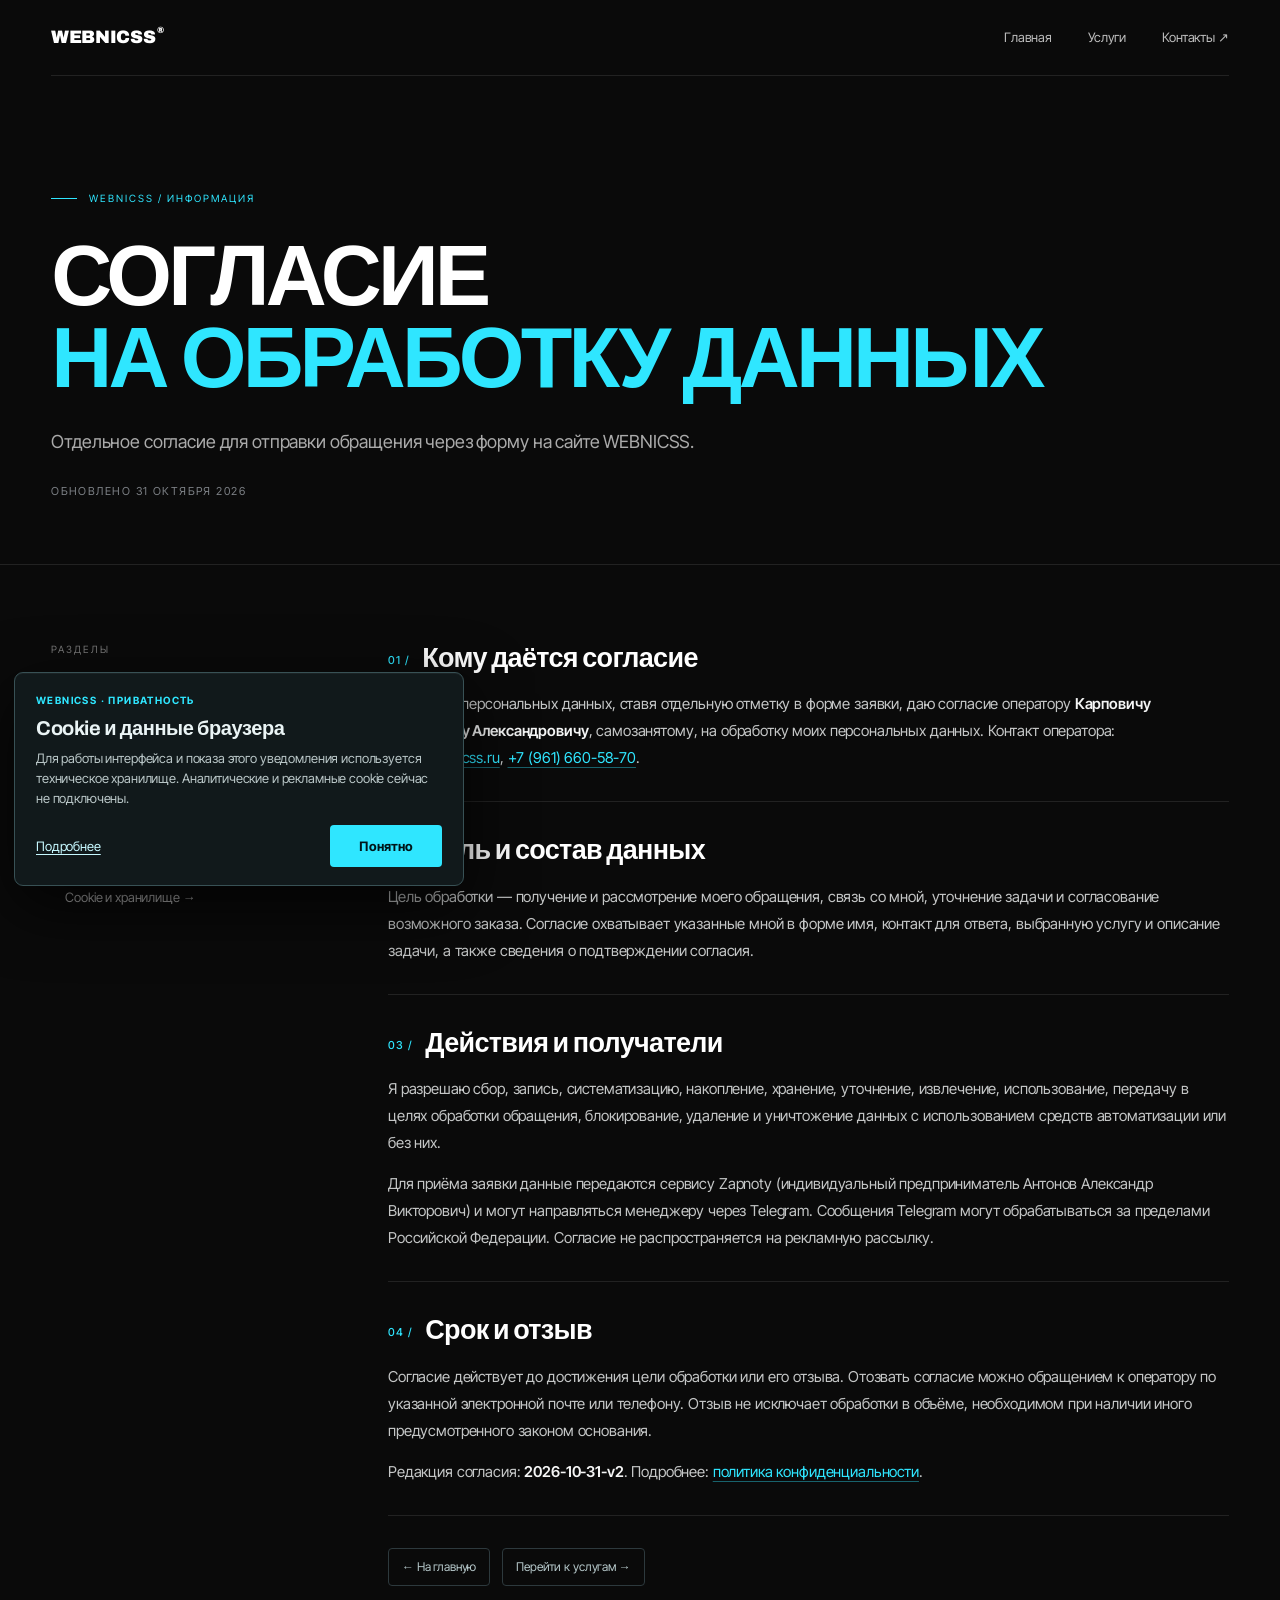
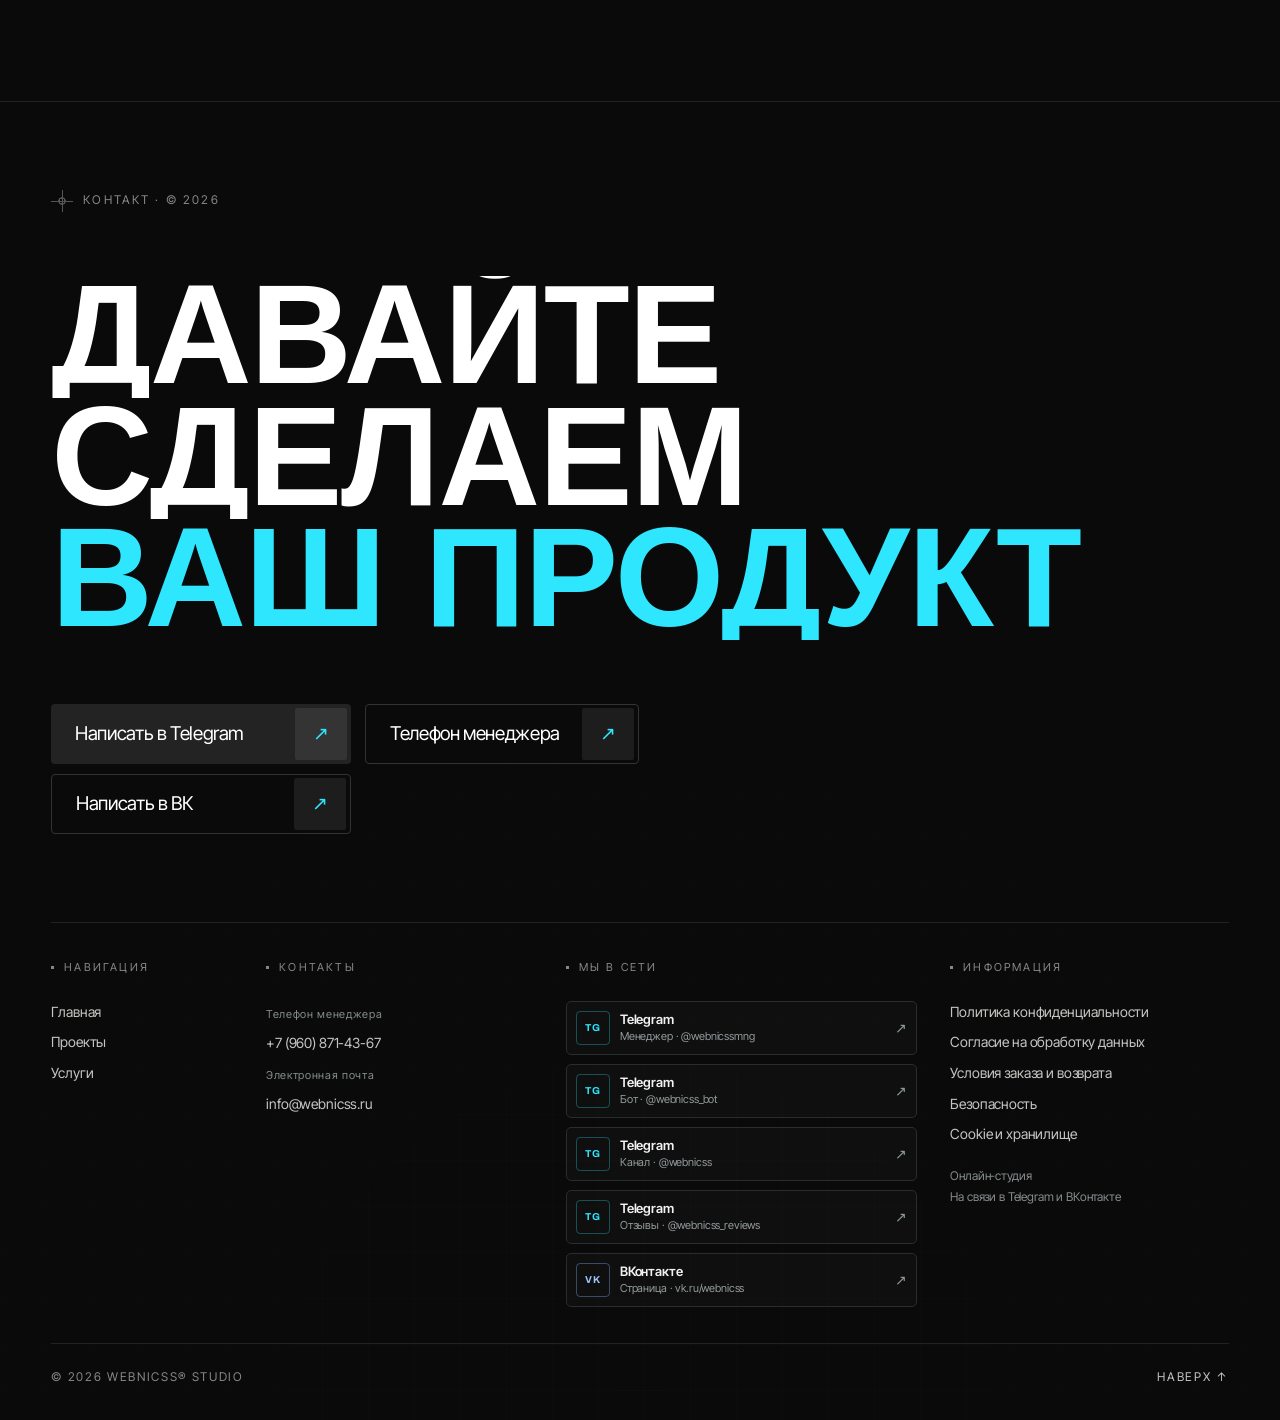
<file: consent.html>
<!DOCTYPE html>
<html lang="ru">
<head>
<meta charset="UTF-8">
<meta http-equiv="Content-Security-Policy" content="default-src 'self'; script-src 'self'; style-src 'self' 'unsafe-inline'; img-src 'self' data: blob:; font-src 'self'; connect-src 'self'; object-src 'none'; frame-src 'none'; base-uri 'none'; form-action 'self'">
<meta name="referrer" content="strict-origin-when-cross-origin">
<meta name="viewport" content="width=device-width, initial-scale=1.0, viewport-fit=cover">
<title>Согласие на обработку персональных данных — WEBNICSS</title>
<meta name="description" content="Согласие на обработку персональных данных при отправке заявки в WEBNICSS.">
<link rel="icon" type="image/png" sizes="128x128" href="favicon.png?v=20261031">
<link rel="icon" type="image/png" sizes="192x192" href="favicon-192.png?v=20261031">
<link rel="apple-touch-icon" sizes="180x180" href="apple-touch-icon.png?v=20261031">
<link rel="stylesheet" href="fonts.css">
<link rel="stylesheet" href="styles.css?v=20261031">
<link rel="stylesheet" href="legal.css">
</head>
<body class="legal-page" id="top">
  <header class="wrap legal-nav">
    <a class="legal-logo" href="index.html" aria-label="WEBNICSS на главную">WEBNICSS<sup>®</sup></a>
    <nav class="legal-nav-links" aria-label="Основная навигация"><a href="index.html">Главная</a><a href="service.html#sites">Услуги</a><a href="index.html#contact">Контакты ↗</a></nav>
  </header>
  <main class="legal-main">
    <div class="legal-hero"><div class="wrap">
      <p class="legal-kicker">WEBNICSS / Информация</p>
      <h1 class="legal-title">СОГЛАСИЕ<br><em>НА ОБРАБОТКУ ДАННЫХ</em></h1>
      <p class="legal-lead">Отдельное согласие для отправки обращения через форму на сайте WEBNICSS.</p>
      <p class="legal-meta">Обновлено 31 октября 2026</p>
    </div></div>
    <div class="wrap legal-layout">
      <aside class="legal-side"><span class="legal-side-label">Разделы</span><nav aria-label="Документы"><a href="privacy.html">Конфиденциальность →</a><a href="consent.html" aria-current="page">Согласие на обработку →</a><a href="terms.html">Условия заказа →</a><a href="security.html">Безопасность →</a><a href="cookies.html">Cookie и хранилище →</a></nav></aside>
      <article class="legal-content">
        <section class="legal-block"><h2><span>01 /</span>Кому даётся согласие</h2><p>Я, субъект персональных данных, ставя отдельную отметку в форме заявки, даю согласие оператору <strong>Карповичу Владиславу Александровичу</strong>, самозанятому, на обработку моих персональных данных. Контакт оператора: <a href="mailto:info@webnicss.ru">info@webnicss.ru</a>, <a href="tel:+79616605870">+7 (961) 660-58-70</a>.</p></section>
        <section class="legal-block"><h2><span>02 /</span>Цель и состав данных</h2><p>Цель обработки — получение и рассмотрение моего обращения, связь со мной, уточнение задачи и согласование возможного заказа. Согласие охватывает указанные мной в форме имя, контакт для ответа, выбранную услугу и описание задачи, а также сведения о подтверждении согласия.</p></section>
        <section class="legal-block"><h2><span>03 /</span>Действия и получатели</h2><p>Я разрешаю сбор, запись, систематизацию, накопление, хранение, уточнение, извлечение, использование, передачу в целях обработки обращения, блокирование, удаление и уничтожение данных с использованием средств автоматизации или без них.</p><p>Для приёма заявки данные передаются сервису Zapnoty (индивидуальный предприниматель Антонов Александр Викторович) и могут направляться менеджеру через Telegram. Сообщения Telegram могут обрабатываться за пределами Российской Федерации. Согласие не распространяется на рекламную рассылку.</p></section>
        <section class="legal-block"><h2><span>04 /</span>Срок и отзыв</h2><p>Согласие действует до достижения цели обработки или его отзыва. Отозвать согласие можно обращением к оператору по указанной электронной почте или телефону. Отзыв не исключает обработки в объёме, необходимом при наличии иного предусмотренного законом основания.</p><p>Редакция согласия: <strong>2026-10-31-v2</strong>. Подробнее: <a href="privacy.html">политика конфиденциальности</a>.</p></section>
        <div class="legal-inline-nav"><a href="index.html">← На главную</a><a href="service.html#sites">Перейти к услугам →</a></div>
      </article>
    </div>
  </main>
  <footer class="footer" id="contact" data-nav-compact>
    <div class="mosaic" data-mosaic aria-hidden="true"></div>
    <div class="wrap footer-inner">
      <p class="ac-label"><span class="crosshair sm"></span>Контакт · © 2026</p>
      <h2 class="ft-lines">
        <span class="ft-line"><span class="display">ДАВАЙТЕ</span></span>
        <span class="ft-line"><span class="display">СДЕЛАЕМ</span></span>
        <span class="ft-line"><span class="display accent-text">ВАШ ПРОДУКТ</span></span>
      </h2>
      <div class="ft-cta">
        <div class="contact-actions">
          <a href="https://t.me/webnicssmng?text=%D0%97%D0%B4%D1%80%D0%B0%D0%B2%D1%81%D1%82%D0%B2%D1%83%D0%B9%D1%82%D0%B5%21%20%D0%A3%20%D0%BC%D0%B5%D0%BD%D1%8F%20%D0%B2%D0%BE%D0%BF%D1%80%D0%BE%D1%81%20%D0%BF%D0%BE%20%D0%BF%D0%BE%D0%BB%D0%B8%D1%82%D0%B8%D0%BA%D0%B5%20%D0%BA%D0%BE%D0%BD%D1%84%D0%B8%D0%B4%D0%B5%D0%BD%D1%86%D0%B8%D0%B0%D0%BB%D1%8C%D0%BD%D0%BE%D1%81%D1%82%D0%B8%20WEBNICSS." target="_blank" rel="noopener noreferrer" class="btn-chip big" data-cursor>
            <span class="btn-label">Написать в Telegram</span><span class="btn-arrow" aria-hidden="true">↗</span>
          </a>
          <a href="https://vk.me/webnicss" target="_blank" rel="noopener noreferrer" class="btn-chip big ghost" data-cursor>
            <span class="btn-label">Написать в ВК</span><span class="btn-arrow" aria-hidden="true">↗</span>
          </a>
        </div>
        <a href="tel:+79608714367" class="btn-chip big ghost" data-cursor>
          <span class="btn-label">Телефон менеджера</span><span class="btn-arrow" aria-hidden="true">↗</span>
        </a>
      </div>
      <div class="ft-grid">
        <nav class="ft-col" aria-label="Навигация в подвале">
          <span class="ft-h"><i class="sq"></i>Навигация</span>
          <a class="ul" href="index.html">Главная</a>
          <a class="ul" href="projects.html#projects-list">Проекты</a>
          <a class="ul" href="service.html#sites">Услуги</a>
        </nav>
        <div class="ft-col">
          <span class="ft-h"><i class="sq"></i>Контакты</span>
          <span class="ft-caption">Телефон менеджера</span>
          <a class="ul ft-contact-value" href="tel:+79608714367">+7 (960) 871-43-67</a>
          <span class="ft-caption">Электронная почта</span>
          <a class="ul ft-contact-value" href="mailto:info@webnicss.ru">info@webnicss.ru</a>
        </div>
        <nav class="ft-col" aria-label="Социальные сети">
          <span class="ft-h"><i class="sq"></i>Мы в сети</span>
          <a class="ft-social" href="https://t.me/webnicssmng?text=%D0%97%D0%B4%D1%80%D0%B0%D0%B2%D1%81%D1%82%D0%B2%D1%83%D0%B9%D1%82%D0%B5%21%20%D0%A3%20%D0%BC%D0%B5%D0%BD%D1%8F%20%D0%B2%D0%BE%D0%BF%D1%80%D0%BE%D1%81%20%D0%BF%D0%BE%20%D0%BF%D0%BE%D0%BB%D0%B8%D1%82%D0%B8%D0%BA%D0%B5%20%D0%BA%D0%BE%D0%BD%D1%84%D0%B8%D0%B4%D0%B5%D0%BD%D1%86%D0%B8%D0%B0%D0%BB%D1%8C%D0%BD%D0%BE%D1%81%D1%82%D0%B8%20WEBNICSS." target="_blank" rel="noopener noreferrer">
            <span class="ft-social-icon" aria-hidden="true">TG</span><span class="ft-social-text"><b>Telegram</b><small>Менеджер · @webnicssmng</small></span><span class="ft-social-arrow" aria-hidden="true">↗</span>
          </a>
          <a class="ft-social" href="https://t.me/webnicss_bot" target="_blank" rel="noopener noreferrer">
            <span class="ft-social-icon" aria-hidden="true">TG</span><span class="ft-social-text"><b>Telegram</b><small>Бот · @webnicss_bot</small></span><span class="ft-social-arrow" aria-hidden="true">↗</span>
          </a>
          <a class="ft-social" href="https://t.me/webnicss" target="_blank" rel="noopener noreferrer">
            <span class="ft-social-icon" aria-hidden="true">TG</span><span class="ft-social-text"><b>Telegram</b><small>Канал · @webnicss</small></span><span class="ft-social-arrow" aria-hidden="true">↗</span>
          </a>
          <a class="ft-social" href="https://t.me/webnicss_reviews" target="_blank" rel="noopener noreferrer">
            <span class="ft-social-icon" aria-hidden="true">TG</span><span class="ft-social-text"><b>Telegram</b><small>Отзывы · @webnicss_reviews</small></span><span class="ft-social-arrow" aria-hidden="true">↗</span>
          </a>
          <a class="ft-social" href="https://vk.ru/webnicss" target="_blank" rel="noopener noreferrer">
            <span class="ft-social-icon vk" aria-hidden="true">VK</span><span class="ft-social-text"><b>ВКонтакте</b><small>Страница · vk.ru/webnicss</small></span><span class="ft-social-arrow" aria-hidden="true">↗</span>
          </a>
        </nav>
        <nav class="ft-col" aria-label="Документы и безопасность">
          <span class="ft-h"><i class="sq"></i>Информация</span>
          <a class="ul" href="privacy.html">Политика конфиденциальности</a>
          <a class="ul" href="consent.html" aria-current="page">Согласие на обработку данных</a>
          <a class="ul" href="terms.html">Условия заказа и возврата</a>
          <a class="ul" href="security.html">Безопасность</a>
          <a class="ul" href="cookies.html">Cookie и хранилище</a>
          <span class="ft-note">Онлайн-студия<br>На связи в Telegram и ВКонтакте</span>
        </nav>
      </div>
      <div class="ft-bottom">
        <span>© 2026 WEBNICSS® STUDIO</span>
        <a class="to-top" href="#top">Наверх ↑</a>
      </div>
    </div>
  </footer>
<aside id="cookieNotice" class="cookie-notice" role="region" aria-labelledby="cookieNoticeTitle" hidden>
  <div class="cookie-notice__eyebrow">WEBNICSS · приватность</div>
  <h2 class="cookie-notice__title" id="cookieNoticeTitle">Cookie и данные браузера</h2>
  <p class="cookie-notice__text">Для работы интерфейса и показа этого уведомления используется техническое хранилище. Аналитические и рекламные cookie сейчас не подключены.</p>
  <div class="cookie-notice__actions"><a class="cookie-notice__link" href="cookies.html">Подробнее</a><button class="cookie-notice__button" id="cookieNoticeDismiss" type="button">Понятно</button></div>
</aside>
<script src="cookie-notice.js"></script>
</body>
</html>
</file>
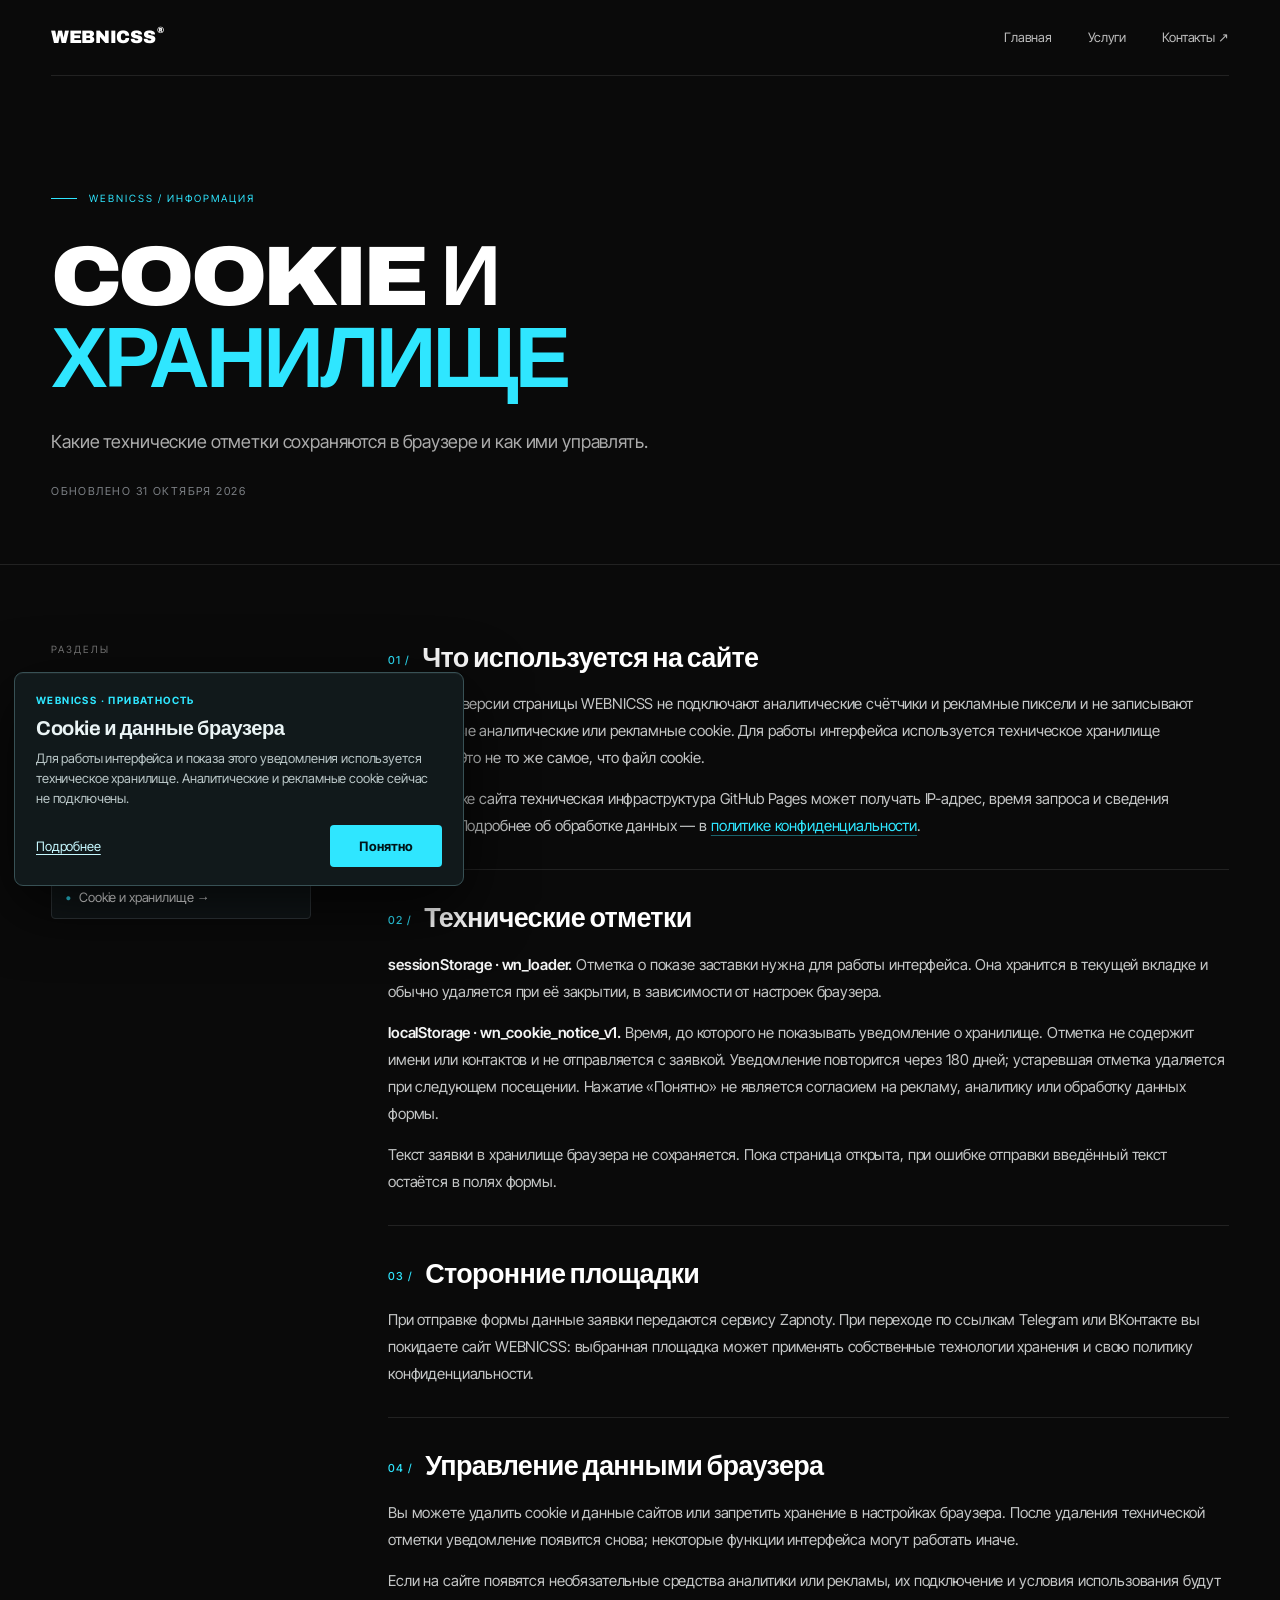
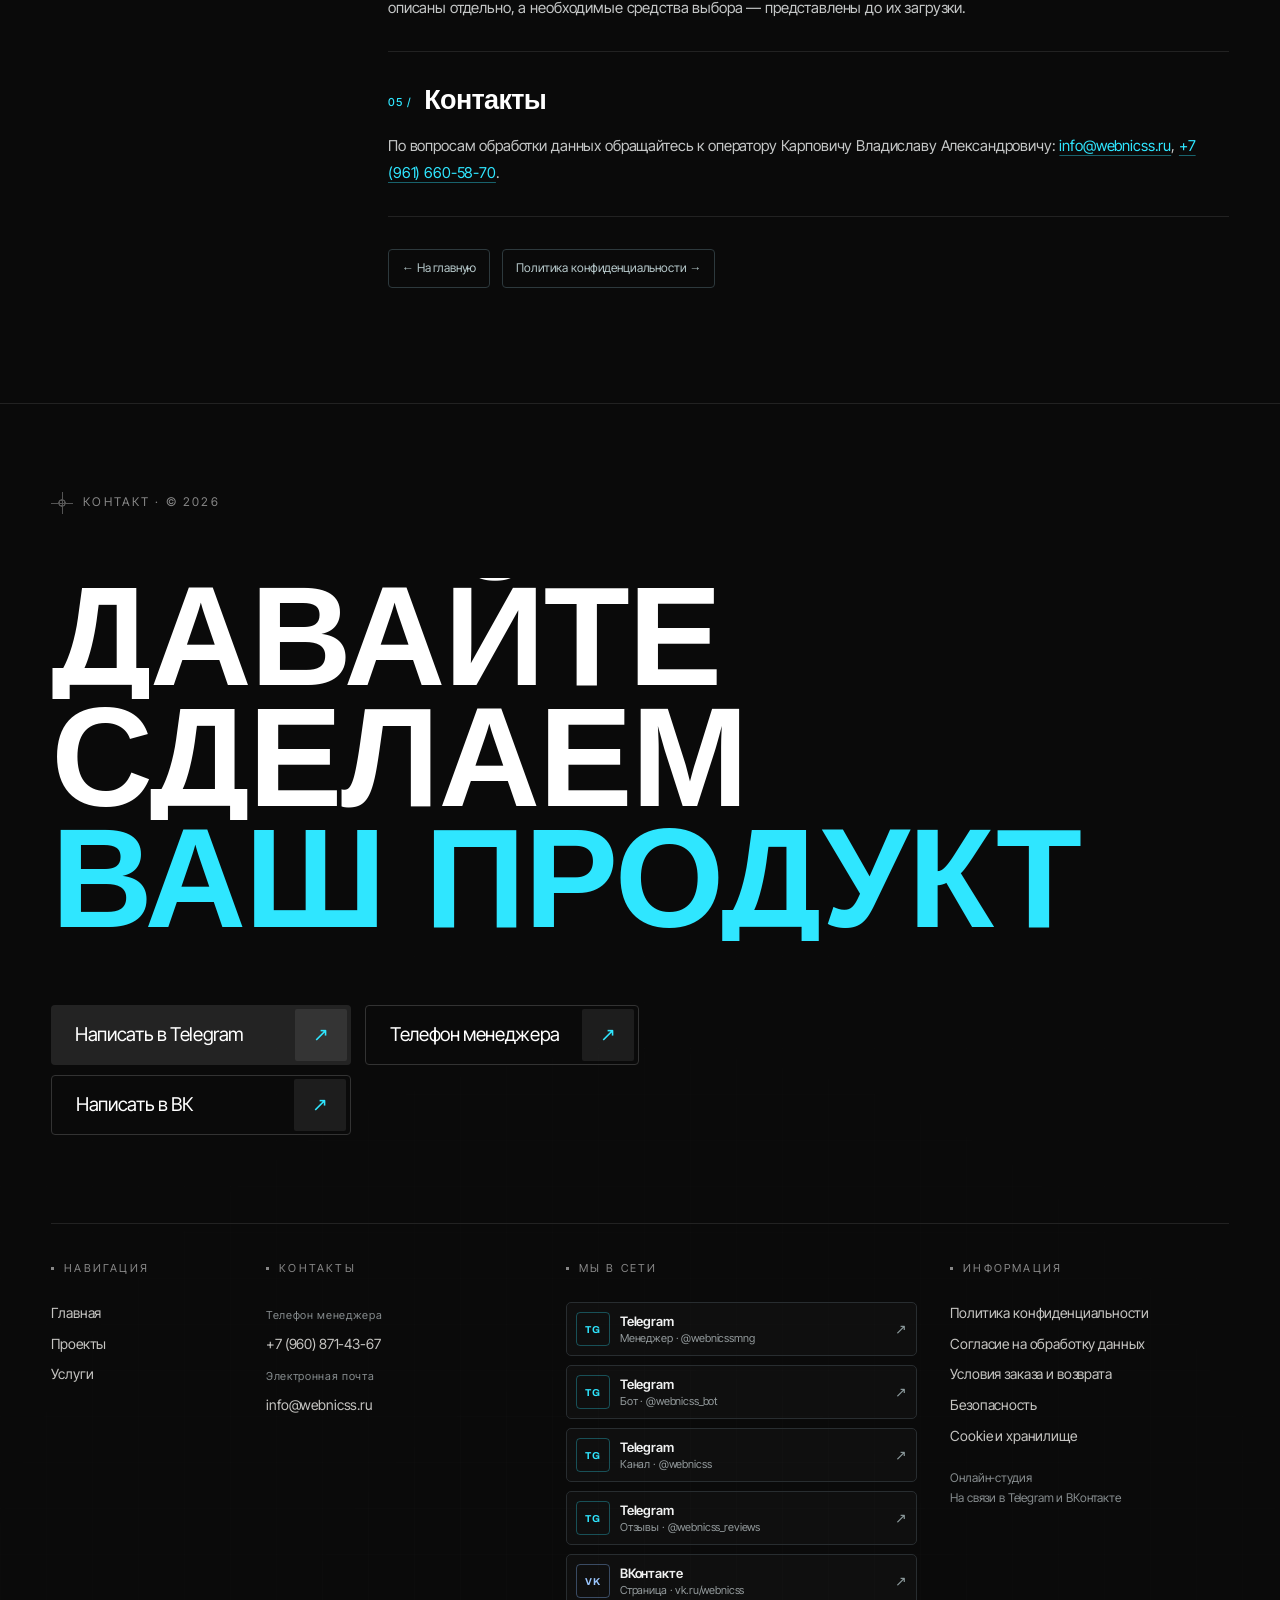
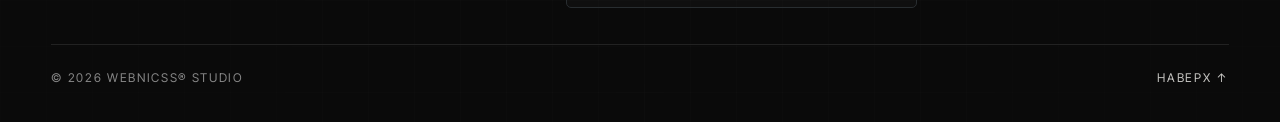
<file: cookies.html>
<!DOCTYPE html>
<html lang="ru">
<head>
<meta charset="UTF-8">
<meta http-equiv="Content-Security-Policy" content="default-src 'self'; script-src 'self'; style-src 'self' 'unsafe-inline'; img-src 'self' data: blob:; font-src 'self'; connect-src 'self'; object-src 'none'; frame-src 'none'; base-uri 'none'; form-action 'self'">
<meta name="referrer" content="strict-origin-when-cross-origin">
<meta name="viewport" content="width=device-width, initial-scale=1.0, viewport-fit=cover">
<title>Cookie и хранилище браузера — WEBNICSS</title>
<meta name="description" content="Технические данные браузера, cookie и управление хранилищем на сайте WEBNICSS.">
<link rel="icon" type="image/png" sizes="128x128" href="favicon.png?v=20261031">
<link rel="icon" type="image/png" sizes="192x192" href="favicon-192.png?v=20261031">
<link rel="apple-touch-icon" sizes="180x180" href="apple-touch-icon.png?v=20261031">
<link rel="stylesheet" href="fonts.css">
<link rel="stylesheet" href="styles.css?v=20261031">
<link rel="stylesheet" href="legal.css">
</head>
<body class="legal-page" id="top">
  <header class="wrap legal-nav">
    <a class="legal-logo" href="index.html" aria-label="WEBNICSS на главную">WEBNICSS<sup>®</sup></a>
    <nav class="legal-nav-links" aria-label="Основная навигация"><a href="index.html">Главная</a><a href="service.html#sites">Услуги</a><a href="index.html#contact">Контакты ↗</a></nav>
  </header>
  <main class="legal-main">
    <div class="legal-hero"><div class="wrap">
      <p class="legal-kicker">WEBNICSS / Информация</p>
      <h1 class="legal-title">COOKIE И<br><em>ХРАНИЛИЩЕ</em></h1>
      <p class="legal-lead">Какие технические отметки сохраняются в браузере и как ими управлять.</p>
      <p class="legal-meta">Обновлено 31 октября 2026</p>
    </div></div>
    <div class="wrap legal-layout">
      <aside class="legal-side"><span class="legal-side-label">Разделы</span><nav aria-label="Документы"><a href="privacy.html">Конфиденциальность →</a><a href="consent.html">Согласие на обработку →</a><a href="terms.html">Условия заказа →</a><a href="security.html">Безопасность →</a><a href="cookies.html" aria-current="page">Cookie и хранилище →</a></nav></aside>
      <article class="legal-content">
        <section class="legal-block"><h2><span>01 /</span>Что используется на сайте</h2><p>В текущей версии страницы WEBNICSS не подключают аналитические счётчики и рекламные пиксели и не записывают собственные аналитические или рекламные cookie. Для работы интерфейса используется техническое хранилище браузера. Это не то же самое, что файл cookie.</p><p>При загрузке сайта техническая инфраструктура GitHub Pages может получать IP-адрес, время запроса и сведения браузера. Подробнее об обработке данных — в <a href="privacy.html">политике конфиденциальности</a>.</p></section>
        <section class="legal-block"><h2><span>02 /</span>Технические отметки</h2><p><strong>sessionStorage · wn_loader.</strong> Отметка о показе заставки нужна для работы интерфейса. Она хранится в текущей вкладке и обычно удаляется при её закрытии, в зависимости от настроек браузера.</p><p><strong>localStorage · wn_cookie_notice_v1.</strong> Время, до которого не показывать уведомление о хранилище. Отметка не содержит имени или контактов и не отправляется с заявкой. Уведомление повторится через 180 дней; устаревшая отметка удаляется при следующем посещении. Нажатие «Понятно» не является согласием на рекламу, аналитику или обработку данных формы.</p><p>Текст заявки в хранилище браузера не сохраняется. Пока страница открыта, при ошибке отправки введённый текст остаётся в полях формы.</p></section>
        <section class="legal-block"><h2><span>03 /</span>Сторонние площадки</h2><p>При отправке формы данные заявки передаются сервису Zapnoty. При переходе по ссылкам Telegram или ВКонтакте вы покидаете сайт WEBNICSS: выбранная площадка может применять собственные технологии хранения и свою политику конфиденциальности.</p></section>
        <section class="legal-block" id="cookie-management"><h2><span>04 /</span>Управление данными браузера</h2><p>Вы можете удалить cookie и данные сайтов или запретить хранение в настройках браузера. После удаления технической отметки уведомление появится снова; некоторые функции интерфейса могут работать иначе.</p><p>Если на сайте появятся необязательные средства аналитики или рекламы, их подключение и условия использования будут описаны отдельно, а необходимые средства выбора — представлены до их загрузки.</p></section>
        <section class="legal-block"><h2><span>05 /</span>Контакты</h2><p>По вопросам обработки данных обращайтесь к оператору Карповичу Владиславу Александровичу: <a href="mailto:info@webnicss.ru">info@webnicss.ru</a>, <a href="tel:+79616605870">+7 (961) 660-58-70</a>.</p></section>
        <div class="legal-inline-nav"><a href="index.html">← На главную</a><a href="privacy.html">Политика конфиденциальности →</a></div>
      </article>
    </div>
  </main>
  <footer class="footer" id="contact" data-nav-compact>
    <div class="mosaic" data-mosaic aria-hidden="true"></div>
    <div class="wrap footer-inner">
      <p class="ac-label"><span class="crosshair sm"></span>Контакт · © 2026</p>
      <h2 class="ft-lines">
        <span class="ft-line"><span class="display">ДАВАЙТЕ</span></span>
        <span class="ft-line"><span class="display">СДЕЛАЕМ</span></span>
        <span class="ft-line"><span class="display accent-text">ВАШ ПРОДУКТ</span></span>
      </h2>
      <div class="ft-cta">
        <div class="contact-actions">
          <a href="https://t.me/webnicssmng?text=%D0%97%D0%B4%D1%80%D0%B0%D0%B2%D1%81%D1%82%D0%B2%D1%83%D0%B9%D1%82%D0%B5%21%20%D0%A3%20%D0%BC%D0%B5%D0%BD%D1%8F%20%D0%B2%D0%BE%D0%BF%D1%80%D0%BE%D1%81%20%D0%BF%D0%BE%20%D0%BF%D0%BE%D0%BB%D0%B8%D1%82%D0%B8%D0%BA%D0%B5%20%D0%BA%D0%BE%D0%BD%D1%84%D0%B8%D0%B4%D0%B5%D0%BD%D1%86%D0%B8%D0%B0%D0%BB%D1%8C%D0%BD%D0%BE%D1%81%D1%82%D0%B8%20WEBNICSS." target="_blank" rel="noopener noreferrer" class="btn-chip big" data-cursor>
            <span class="btn-label">Написать в Telegram</span><span class="btn-arrow" aria-hidden="true">↗</span>
          </a>
          <a href="https://vk.me/webnicss" target="_blank" rel="noopener noreferrer" class="btn-chip big ghost" data-cursor>
            <span class="btn-label">Написать в ВК</span><span class="btn-arrow" aria-hidden="true">↗</span>
          </a>
        </div>
        <a href="tel:+79608714367" class="btn-chip big ghost" data-cursor>
          <span class="btn-label">Телефон менеджера</span><span class="btn-arrow" aria-hidden="true">↗</span>
        </a>
      </div>
      <div class="ft-grid">
        <nav class="ft-col" aria-label="Навигация в подвале">
          <span class="ft-h"><i class="sq"></i>Навигация</span>
          <a class="ul" href="index.html">Главная</a>
          <a class="ul" href="projects.html#projects-list">Проекты</a>
          <a class="ul" href="service.html#sites">Услуги</a>
        </nav>
        <div class="ft-col">
          <span class="ft-h"><i class="sq"></i>Контакты</span>
          <span class="ft-caption">Телефон менеджера</span>
          <a class="ul ft-contact-value" href="tel:+79608714367">+7 (960) 871-43-67</a>
          <span class="ft-caption">Электронная почта</span>
          <a class="ul ft-contact-value" href="mailto:info@webnicss.ru">info@webnicss.ru</a>
        </div>
        <nav class="ft-col" aria-label="Социальные сети">
          <span class="ft-h"><i class="sq"></i>Мы в сети</span>
          <a class="ft-social" href="https://t.me/webnicssmng?text=%D0%97%D0%B4%D1%80%D0%B0%D0%B2%D1%81%D1%82%D0%B2%D1%83%D0%B9%D1%82%D0%B5%21%20%D0%A3%20%D0%BC%D0%B5%D0%BD%D1%8F%20%D0%B2%D0%BE%D0%BF%D1%80%D0%BE%D1%81%20%D0%BF%D0%BE%20%D0%BF%D0%BE%D0%BB%D0%B8%D1%82%D0%B8%D0%BA%D0%B5%20%D0%BA%D0%BE%D0%BD%D1%84%D0%B8%D0%B4%D0%B5%D0%BD%D1%86%D0%B8%D0%B0%D0%BB%D1%8C%D0%BD%D0%BE%D1%81%D1%82%D0%B8%20WEBNICSS." target="_blank" rel="noopener noreferrer">
            <span class="ft-social-icon" aria-hidden="true">TG</span><span class="ft-social-text"><b>Telegram</b><small>Менеджер · @webnicssmng</small></span><span class="ft-social-arrow" aria-hidden="true">↗</span>
          </a>
          <a class="ft-social" href="https://t.me/webnicss_bot" target="_blank" rel="noopener noreferrer">
            <span class="ft-social-icon" aria-hidden="true">TG</span><span class="ft-social-text"><b>Telegram</b><small>Бот · @webnicss_bot</small></span><span class="ft-social-arrow" aria-hidden="true">↗</span>
          </a>
          <a class="ft-social" href="https://t.me/webnicss" target="_blank" rel="noopener noreferrer">
            <span class="ft-social-icon" aria-hidden="true">TG</span><span class="ft-social-text"><b>Telegram</b><small>Канал · @webnicss</small></span><span class="ft-social-arrow" aria-hidden="true">↗</span>
          </a>
          <a class="ft-social" href="https://t.me/webnicss_reviews" target="_blank" rel="noopener noreferrer">
            <span class="ft-social-icon" aria-hidden="true">TG</span><span class="ft-social-text"><b>Telegram</b><small>Отзывы · @webnicss_reviews</small></span><span class="ft-social-arrow" aria-hidden="true">↗</span>
          </a>
          <a class="ft-social" href="https://vk.ru/webnicss" target="_blank" rel="noopener noreferrer">
            <span class="ft-social-icon vk" aria-hidden="true">VK</span><span class="ft-social-text"><b>ВКонтакте</b><small>Страница · vk.ru/webnicss</small></span><span class="ft-social-arrow" aria-hidden="true">↗</span>
          </a>
        </nav>
        <nav class="ft-col" aria-label="Документы и безопасность">
          <span class="ft-h"><i class="sq"></i>Информация</span>
          <a class="ul" href="privacy.html">Политика конфиденциальности</a>
          <a class="ul" href="consent.html">Согласие на обработку данных</a>
          <a class="ul" href="terms.html">Условия заказа и возврата</a>
          <a class="ul" href="security.html">Безопасность</a>
          <a class="ul" href="cookies.html">Cookie и хранилище</a>
          <span class="ft-note">Онлайн-студия<br>На связи в Telegram и ВКонтакте</span>
        </nav>
      </div>
      <div class="ft-bottom">
        <span>© 2026 WEBNICSS® STUDIO</span>
        <a class="to-top" href="#top">Наверх ↑</a>
      </div>
    </div>
  </footer>
<aside id="cookieNotice" class="cookie-notice" role="region" aria-labelledby="cookieNoticeTitle" hidden>
  <div class="cookie-notice__eyebrow">WEBNICSS · приватность</div>
  <h2 class="cookie-notice__title" id="cookieNoticeTitle">Cookie и данные браузера</h2>
  <p class="cookie-notice__text">Для работы интерфейса и показа этого уведомления используется техническое хранилище. Аналитические и рекламные cookie сейчас не подключены.</p>
  <div class="cookie-notice__actions"><a class="cookie-notice__link" href="cookies.html">Подробнее</a><button class="cookie-notice__button" id="cookieNoticeDismiss" type="button">Понятно</button></div>
</aside>
<script src="cookie-notice.js"></script>
</body>
</html>
</file>
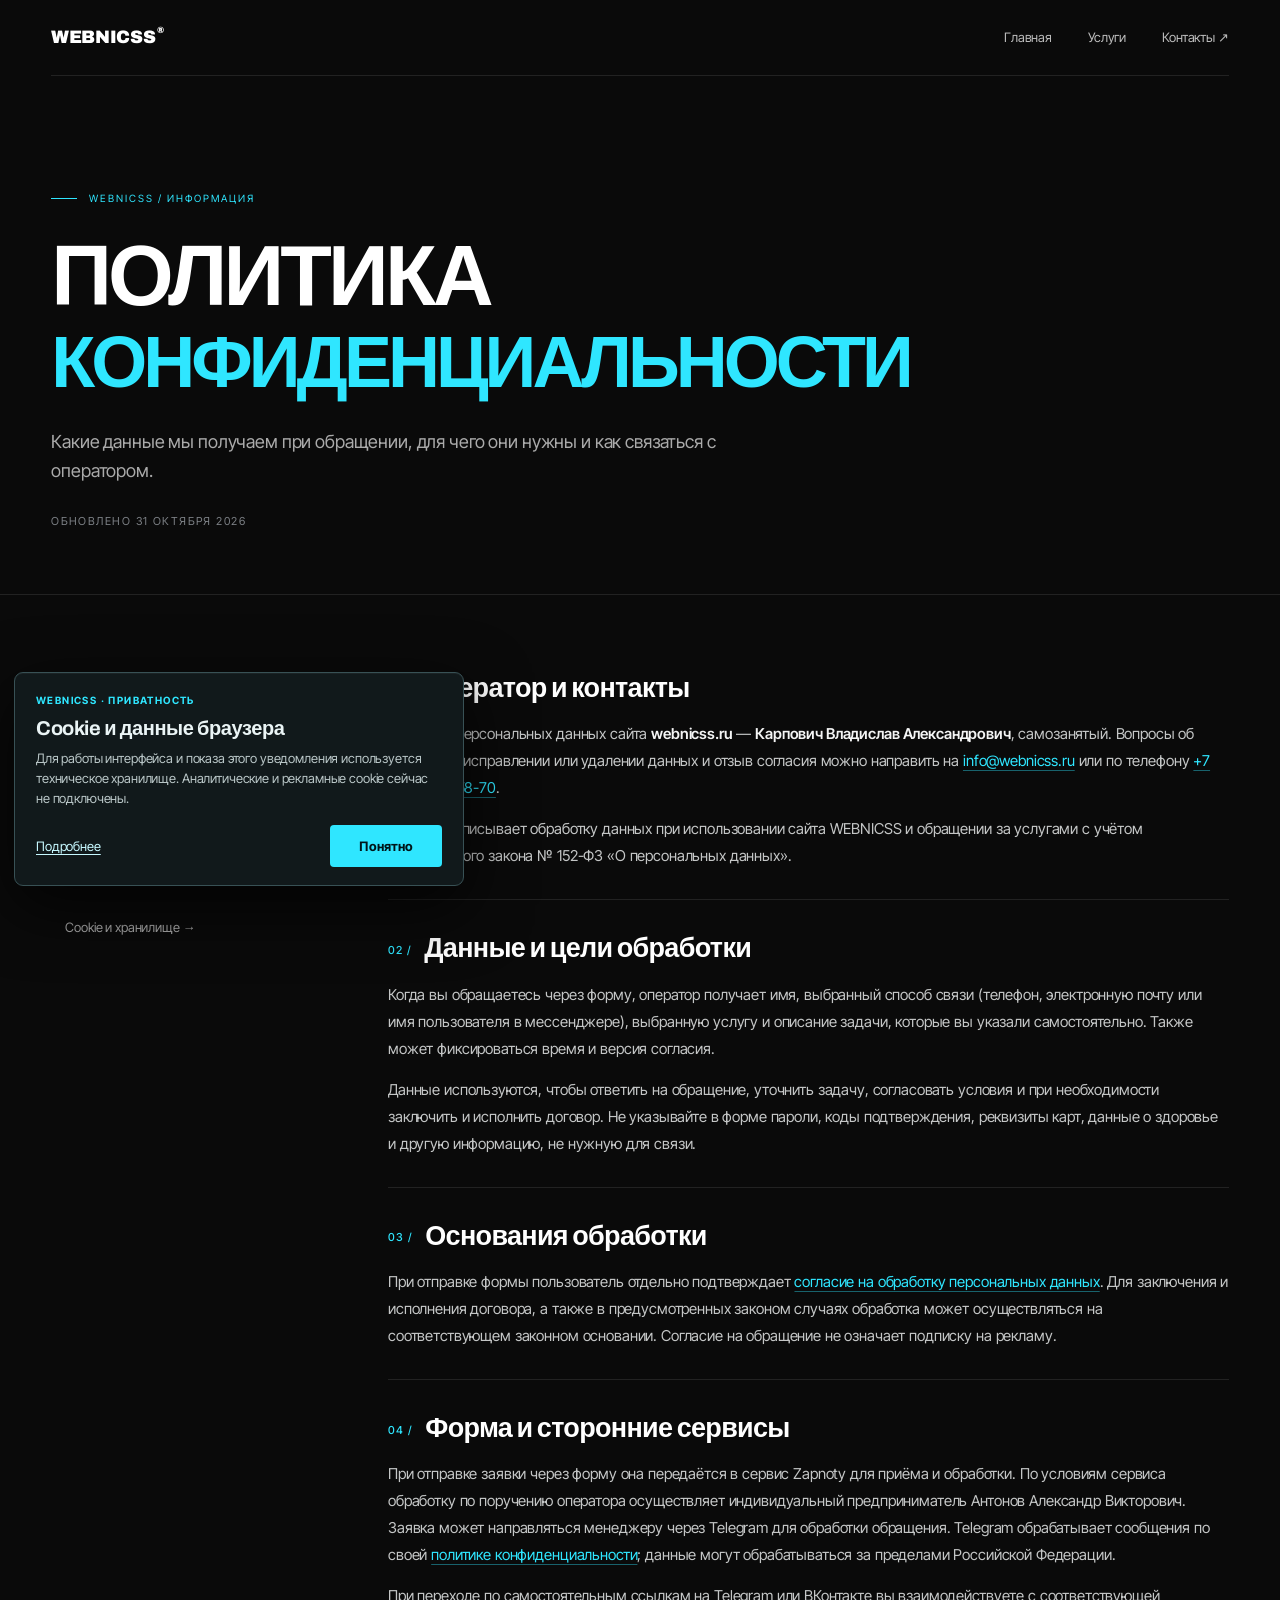
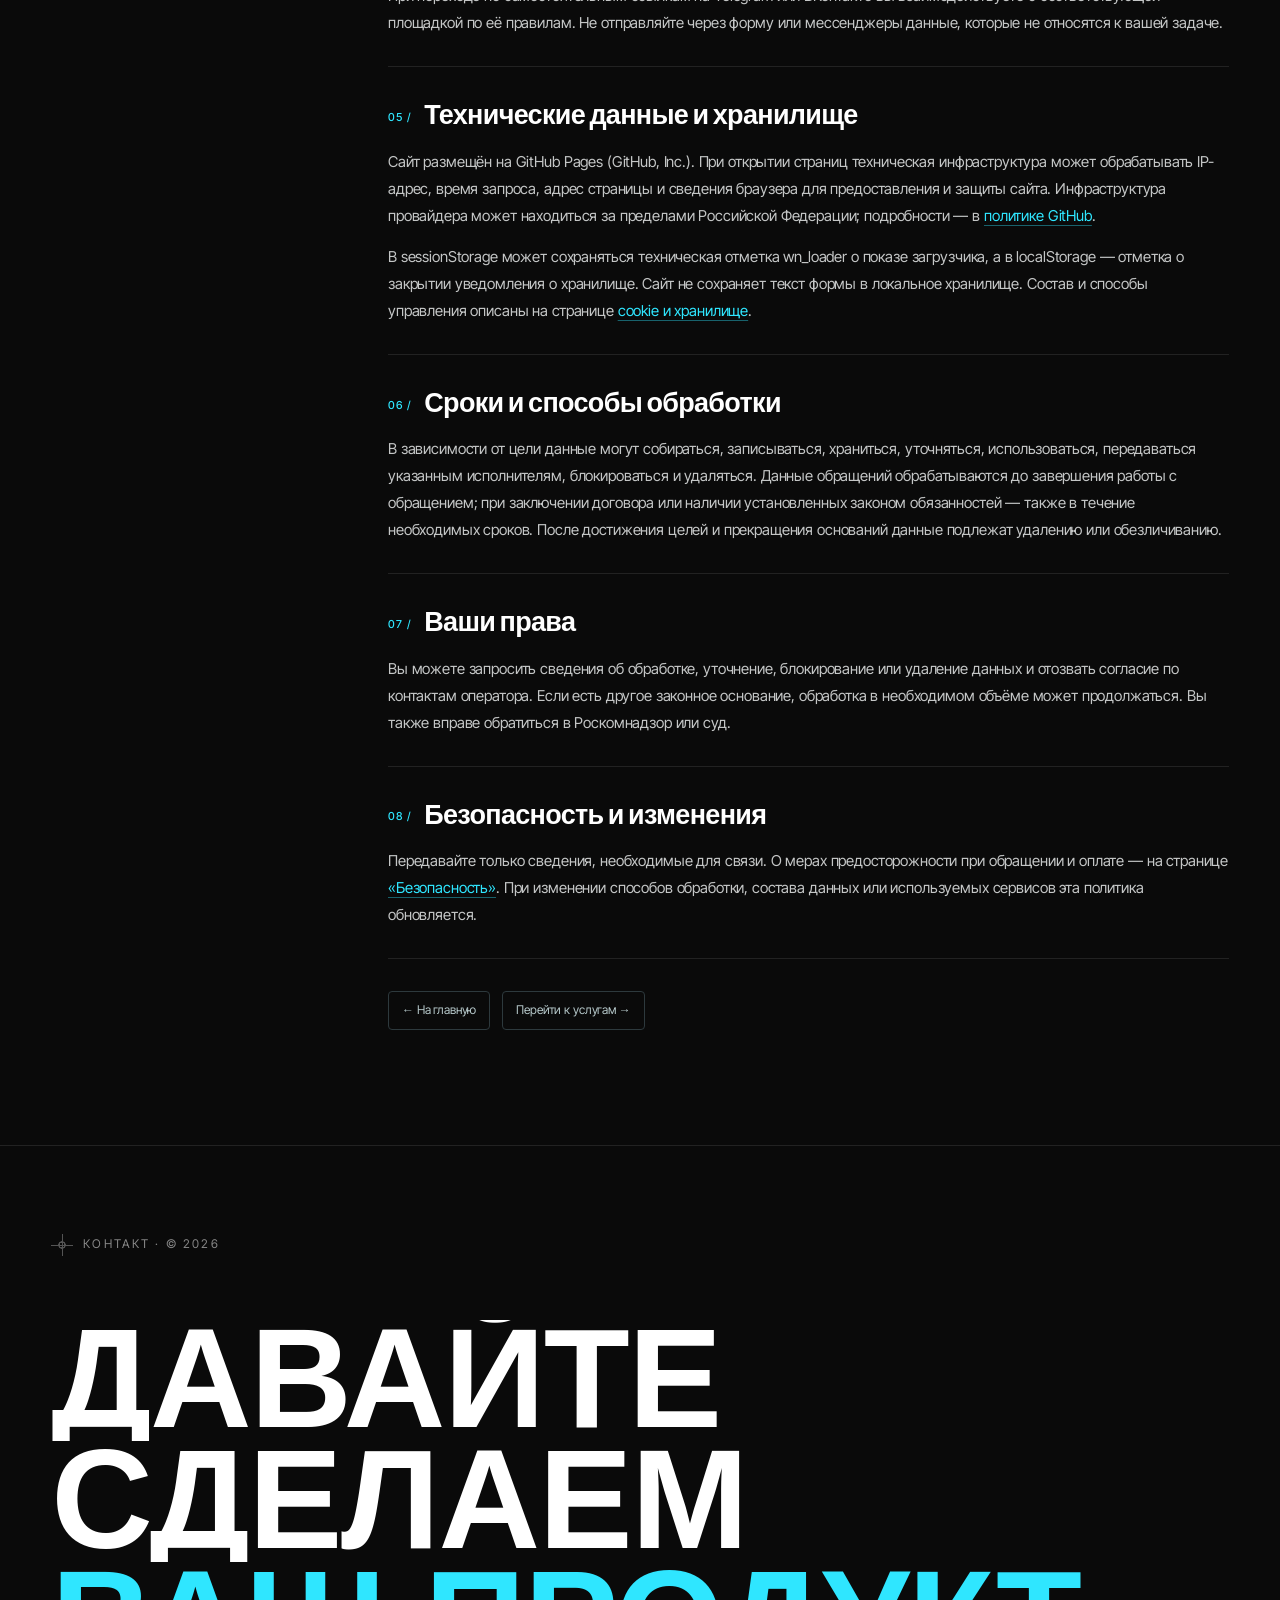
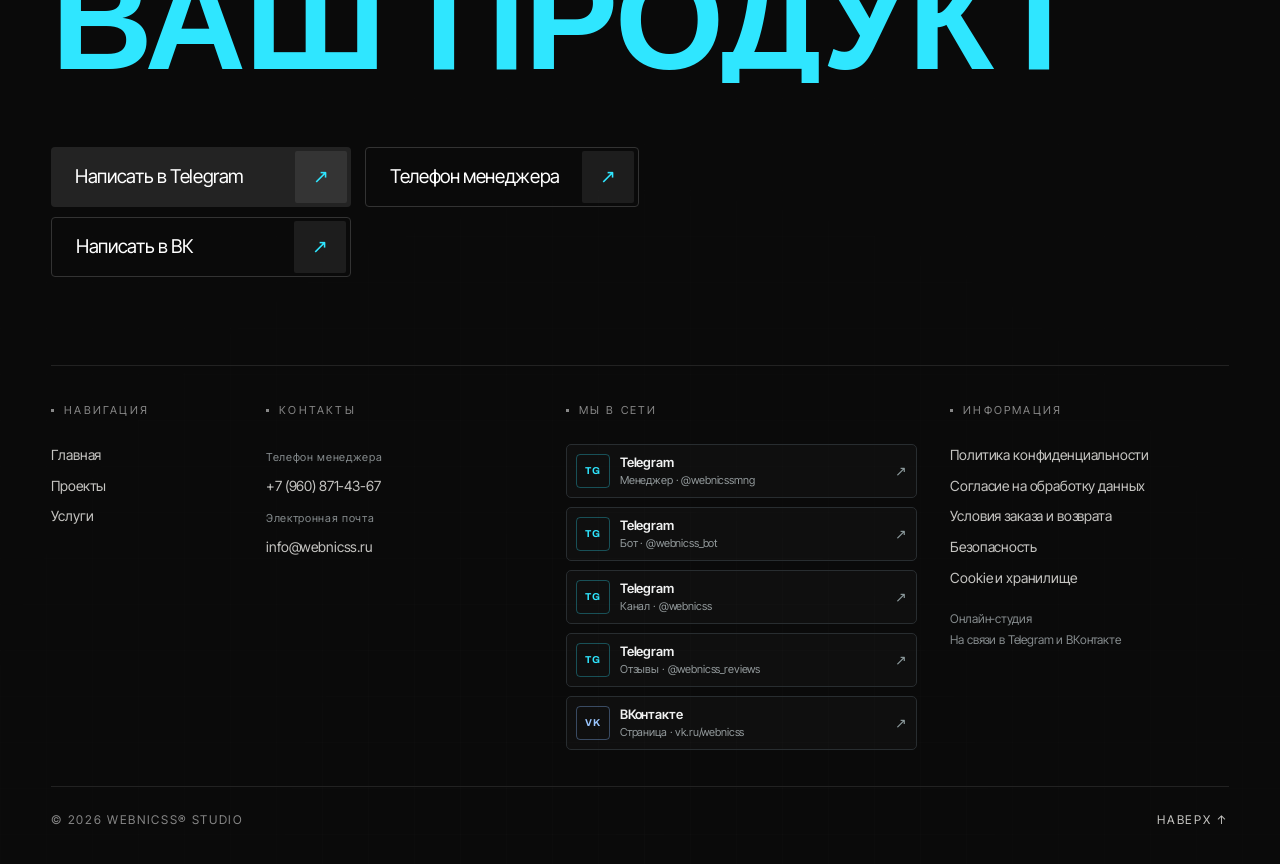
<file: privacy.html>
<!DOCTYPE html>
<html lang="ru">
<head>
<meta charset="UTF-8">
<meta http-equiv="Content-Security-Policy" content="default-src 'self'; script-src 'self'; style-src 'self' 'unsafe-inline'; img-src 'self' data: blob:; font-src 'self'; connect-src 'self'; object-src 'none'; frame-src 'none'; base-uri 'none'; form-action 'self'">
<meta name="referrer" content="strict-origin-when-cross-origin">
<meta name="viewport" content="width=device-width, initial-scale=1.0, viewport-fit=cover">
<title>Политика конфиденциальности — WEBNICSS</title>
<meta name="description" content="Информация об обработке персональных данных и браузерном хранилище WEBNICSS.">
<link rel="icon" type="image/png" sizes="128x128" href="favicon.png?v=20261031">
<link rel="icon" type="image/png" sizes="192x192" href="favicon-192.png?v=20261031">
<link rel="apple-touch-icon" sizes="180x180" href="apple-touch-icon.png?v=20261031">
<link rel="stylesheet" href="fonts.css">
<link rel="stylesheet" href="styles.css?v=20261031">
<link rel="stylesheet" href="legal.css">
</head>
<body class="legal-page" id="top">
  <header class="wrap legal-nav">
    <a class="legal-logo" href="index.html" aria-label="WEBNICSS на главную">WEBNICSS<sup>®</sup></a>
    <nav class="legal-nav-links" aria-label="Основная навигация"><a href="index.html">Главная</a><a href="service.html#sites">Услуги</a><a href="index.html#contact">Контакты ↗</a></nav>
  </header>
  <main class="legal-main">
    <div class="legal-hero"><div class="wrap">
      <p class="legal-kicker">WEBNICSS / Информация</p>
      <h1 class="legal-title privacy-title">ПОЛИТИКА<br><em>КОНФИДЕНЦИАЛЬНОСТИ</em></h1>
      <p class="legal-lead">Какие данные мы получаем при обращении, для чего они нужны и как связаться с оператором.</p>
      <p class="legal-meta">Обновлено 31 октября 2026</p>
    </div></div>
    <div class="wrap legal-layout">
      <aside class="legal-side"><span class="legal-side-label">Разделы</span><nav aria-label="Документы"><a href="privacy.html" aria-current="page">Конфиденциальность →</a><a href="consent.html">Согласие на обработку →</a><a href="terms.html">Условия заказа →</a><a href="security.html">Безопасность →</a><a href="cookies.html">Cookie и хранилище →</a></nav></aside>
      <article class="legal-content">
        <section class="legal-block"><h2><span>01 /</span>Оператор и контакты</h2><p>Оператор персональных данных сайта <strong>webnicss.ru</strong> — <strong>Карпович Владислав Александрович</strong>, самозанятый. Вопросы об обработке, исправлении или удалении данных и отзыв согласия можно направить на <a href="mailto:info@webnicss.ru">info@webnicss.ru</a> или по телефону <a href="tel:+79616605870">+7 (961) 660-58-70</a>.</p><p>Политика описывает обработку данных при использовании сайта WEBNICSS и обращении за услугами с учётом Федерального закона № 152-ФЗ «О персональных данных».</p></section>
        <section class="legal-block"><h2><span>02 /</span>Данные и цели обработки</h2><p>Когда вы обращаетесь через форму, оператор получает имя, выбранный способ связи (телефон, электронную почту или имя пользователя в мессенджере), выбранную услугу и описание задачи, которые вы указали самостоятельно. Также может фиксироваться время и версия согласия.</p><p>Данные используются, чтобы ответить на обращение, уточнить задачу, согласовать условия и при необходимости заключить и исполнить договор. Не указывайте в форме пароли, коды подтверждения, реквизиты карт, данные о здоровье и другую информацию, не нужную для связи.</p></section>
        <section class="legal-block"><h2><span>03 /</span>Основания обработки</h2><p>При отправке формы пользователь отдельно подтверждает <a href="consent.html">согласие на обработку персональных данных</a>. Для заключения и исполнения договора, а также в предусмотренных законом случаях обработка может осуществляться на соответствующем законном основании. Согласие на обращение не означает подписку на рекламу.</p></section>
        <section class="legal-block"><h2><span>04 /</span>Форма и сторонние сервисы</h2><p>При отправке заявки через форму она передаётся в сервис Zapnoty для приёма и обработки. По условиям сервиса обработку по поручению оператора осуществляет индивидуальный предприниматель Антонов Александр Викторович. Заявка может направляться менеджеру через Telegram для обработки обращения. Telegram обрабатывает сообщения по своей <a href="https://telegram.org/privacy" target="_blank" rel="noopener noreferrer">политике конфиденциальности</a>; данные могут обрабатываться за пределами Российской Федерации.</p><p>При переходе по самостоятельным ссылкам на Telegram или ВКонтакте вы взаимодействуете с соответствующей площадкой по её правилам. Не отправляйте через форму или мессенджеры данные, которые не относятся к вашей задаче.</p></section>
        <section class="legal-block"><h2><span>05 /</span>Технические данные и хранилище</h2><p>Сайт размещён на GitHub Pages (GitHub, Inc.). При открытии страниц техническая инфраструктура может обрабатывать IP-адрес, время запроса, адрес страницы и сведения браузера для предоставления и защиты сайта. Инфраструктура провайдера может находиться за пределами Российской Федерации; подробности — в <a href="https://docs.github.com/en/site-policy/privacy-policies/github-general-privacy-statement" target="_blank" rel="noopener noreferrer">политике GitHub</a>.</p><p>В sessionStorage может сохраняться техническая отметка wn_loader о показе загрузчика, а в localStorage — отметка о закрытии уведомления о хранилище. Сайт не сохраняет текст формы в локальное хранилище. Состав и способы управления описаны на странице <a href="cookies.html">cookie и хранилище</a>.</p></section>
        <section class="legal-block"><h2><span>06 /</span>Сроки и способы обработки</h2><p>В зависимости от цели данные могут собираться, записываться, храниться, уточняться, использоваться, передаваться указанным исполнителям, блокироваться и удаляться. Данные обращений обрабатываются до завершения работы с обращением; при заключении договора или наличии установленных законом обязанностей — также в течение необходимых сроков. После достижения целей и прекращения оснований данные подлежат удалению или обезличиванию.</p></section>
        <section class="legal-block"><h2><span>07 /</span>Ваши права</h2><p>Вы можете запросить сведения об обработке, уточнение, блокирование или удаление данных и отозвать согласие по контактам оператора. Если есть другое законное основание, обработка в необходимом объёме может продолжаться. Вы также вправе обратиться в Роскомнадзор или суд.</p></section>
        <section class="legal-block"><h2><span>08 /</span>Безопасность и изменения</h2><p>Передавайте только сведения, необходимые для связи. О мерах предосторожности при обращении и оплате — на странице <a href="security.html">«Безопасность»</a>. При изменении способов обработки, состава данных или используемых сервисов эта политика обновляется.</p></section>
        <div class="legal-inline-nav"><a href="index.html">← На главную</a><a href="service.html#sites">Перейти к услугам →</a></div>
      </article>
    </div>
  </main>
  <footer class="footer" id="contact" data-nav-compact>
    <div class="mosaic" data-mosaic aria-hidden="true"></div>
    <div class="wrap footer-inner">
      <p class="ac-label"><span class="crosshair sm"></span>Контакт · © 2026</p>
      <h2 class="ft-lines">
        <span class="ft-line"><span class="display">ДАВАЙТЕ</span></span>
        <span class="ft-line"><span class="display">СДЕЛАЕМ</span></span>
        <span class="ft-line"><span class="display accent-text">ВАШ ПРОДУКТ</span></span>
      </h2>
      <div class="ft-cta">
        <div class="contact-actions">
          <a href="https://t.me/webnicssmng?text=%D0%97%D0%B4%D1%80%D0%B0%D0%B2%D1%81%D1%82%D0%B2%D1%83%D0%B9%D1%82%D0%B5%21%20%D0%A3%20%D0%BC%D0%B5%D0%BD%D1%8F%20%D0%B2%D0%BE%D0%BF%D1%80%D0%BE%D1%81%20%D0%BF%D0%BE%20%D0%BF%D0%BE%D0%BB%D0%B8%D1%82%D0%B8%D0%BA%D0%B5%20%D0%BA%D0%BE%D0%BD%D1%84%D0%B8%D0%B4%D0%B5%D0%BD%D1%86%D0%B8%D0%B0%D0%BB%D1%8C%D0%BD%D0%BE%D1%81%D1%82%D0%B8%20WEBNICSS." target="_blank" rel="noopener noreferrer" class="btn-chip big" data-cursor>
            <span class="btn-label">Написать в Telegram</span><span class="btn-arrow" aria-hidden="true">↗</span>
          </a>
          <a href="https://vk.me/webnicss" target="_blank" rel="noopener noreferrer" class="btn-chip big ghost" data-cursor>
            <span class="btn-label">Написать в ВК</span><span class="btn-arrow" aria-hidden="true">↗</span>
          </a>
        </div>
        <a href="tel:+79608714367" class="btn-chip big ghost" data-cursor>
          <span class="btn-label">Телефон менеджера</span><span class="btn-arrow" aria-hidden="true">↗</span>
        </a>
      </div>
      <div class="ft-grid">
        <nav class="ft-col" aria-label="Навигация в подвале">
          <span class="ft-h"><i class="sq"></i>Навигация</span>
          <a class="ul" href="index.html">Главная</a>
          <a class="ul" href="projects.html#projects-list">Проекты</a>
          <a class="ul" href="service.html#sites">Услуги</a>
        </nav>
        <div class="ft-col">
          <span class="ft-h"><i class="sq"></i>Контакты</span>
          <span class="ft-caption">Телефон менеджера</span>
          <a class="ul ft-contact-value" href="tel:+79608714367">+7 (960) 871-43-67</a>
          <span class="ft-caption">Электронная почта</span>
          <a class="ul ft-contact-value" href="mailto:info@webnicss.ru">info@webnicss.ru</a>
        </div>
        <nav class="ft-col" aria-label="Социальные сети">
          <span class="ft-h"><i class="sq"></i>Мы в сети</span>
          <a class="ft-social" href="https://t.me/webnicssmng?text=%D0%97%D0%B4%D1%80%D0%B0%D0%B2%D1%81%D1%82%D0%B2%D1%83%D0%B9%D1%82%D0%B5%21%20%D0%A3%20%D0%BC%D0%B5%D0%BD%D1%8F%20%D0%B2%D0%BE%D0%BF%D1%80%D0%BE%D1%81%20%D0%BF%D0%BE%20%D0%BF%D0%BE%D0%BB%D0%B8%D1%82%D0%B8%D0%BA%D0%B5%20%D0%BA%D0%BE%D0%BD%D1%84%D0%B8%D0%B4%D0%B5%D0%BD%D1%86%D0%B8%D0%B0%D0%BB%D1%8C%D0%BD%D0%BE%D1%81%D1%82%D0%B8%20WEBNICSS." target="_blank" rel="noopener noreferrer">
            <span class="ft-social-icon" aria-hidden="true">TG</span><span class="ft-social-text"><b>Telegram</b><small>Менеджер · @webnicssmng</small></span><span class="ft-social-arrow" aria-hidden="true">↗</span>
          </a>
          <a class="ft-social" href="https://t.me/webnicss_bot" target="_blank" rel="noopener noreferrer">
            <span class="ft-social-icon" aria-hidden="true">TG</span><span class="ft-social-text"><b>Telegram</b><small>Бот · @webnicss_bot</small></span><span class="ft-social-arrow" aria-hidden="true">↗</span>
          </a>
          <a class="ft-social" href="https://t.me/webnicss" target="_blank" rel="noopener noreferrer">
            <span class="ft-social-icon" aria-hidden="true">TG</span><span class="ft-social-text"><b>Telegram</b><small>Канал · @webnicss</small></span><span class="ft-social-arrow" aria-hidden="true">↗</span>
          </a>
          <a class="ft-social" href="https://t.me/webnicss_reviews" target="_blank" rel="noopener noreferrer">
            <span class="ft-social-icon" aria-hidden="true">TG</span><span class="ft-social-text"><b>Telegram</b><small>Отзывы · @webnicss_reviews</small></span><span class="ft-social-arrow" aria-hidden="true">↗</span>
          </a>
          <a class="ft-social" href="https://vk.ru/webnicss" target="_blank" rel="noopener noreferrer">
            <span class="ft-social-icon vk" aria-hidden="true">VK</span><span class="ft-social-text"><b>ВКонтакте</b><small>Страница · vk.ru/webnicss</small></span><span class="ft-social-arrow" aria-hidden="true">↗</span>
          </a>
        </nav>
        <nav class="ft-col" aria-label="Документы и безопасность">
          <span class="ft-h"><i class="sq"></i>Информация</span>
          <a class="ul" href="privacy.html">Политика конфиденциальности</a>
          <a class="ul" href="consent.html">Согласие на обработку данных</a>
          <a class="ul" href="terms.html">Условия заказа и возврата</a>
          <a class="ul" href="security.html">Безопасность</a>
          <a class="ul" href="cookies.html">Cookie и хранилище</a>
          <span class="ft-note">Онлайн-студия<br>На связи в Telegram и ВКонтакте</span>
        </nav>
      </div>
      <div class="ft-bottom">
        <span>© 2026 WEBNICSS® STUDIO</span>
        <a class="to-top" href="#top">Наверх ↑</a>
      </div>
    </div>
  </footer>
<aside id="cookieNotice" class="cookie-notice" role="region" aria-labelledby="cookieNoticeTitle" hidden>
  <div class="cookie-notice__eyebrow">WEBNICSS · приватность</div>
  <h2 class="cookie-notice__title" id="cookieNoticeTitle">Cookie и данные браузера</h2>
  <p class="cookie-notice__text">Для работы интерфейса и показа этого уведомления используется техническое хранилище. Аналитические и рекламные cookie сейчас не подключены.</p>
  <div class="cookie-notice__actions"><a class="cookie-notice__link" href="cookies.html">Подробнее</a><button class="cookie-notice__button" id="cookieNoticeDismiss" type="button">Понятно</button></div>
</aside>
<script src="cookie-notice.js"></script>
</body>
</html>
</file>
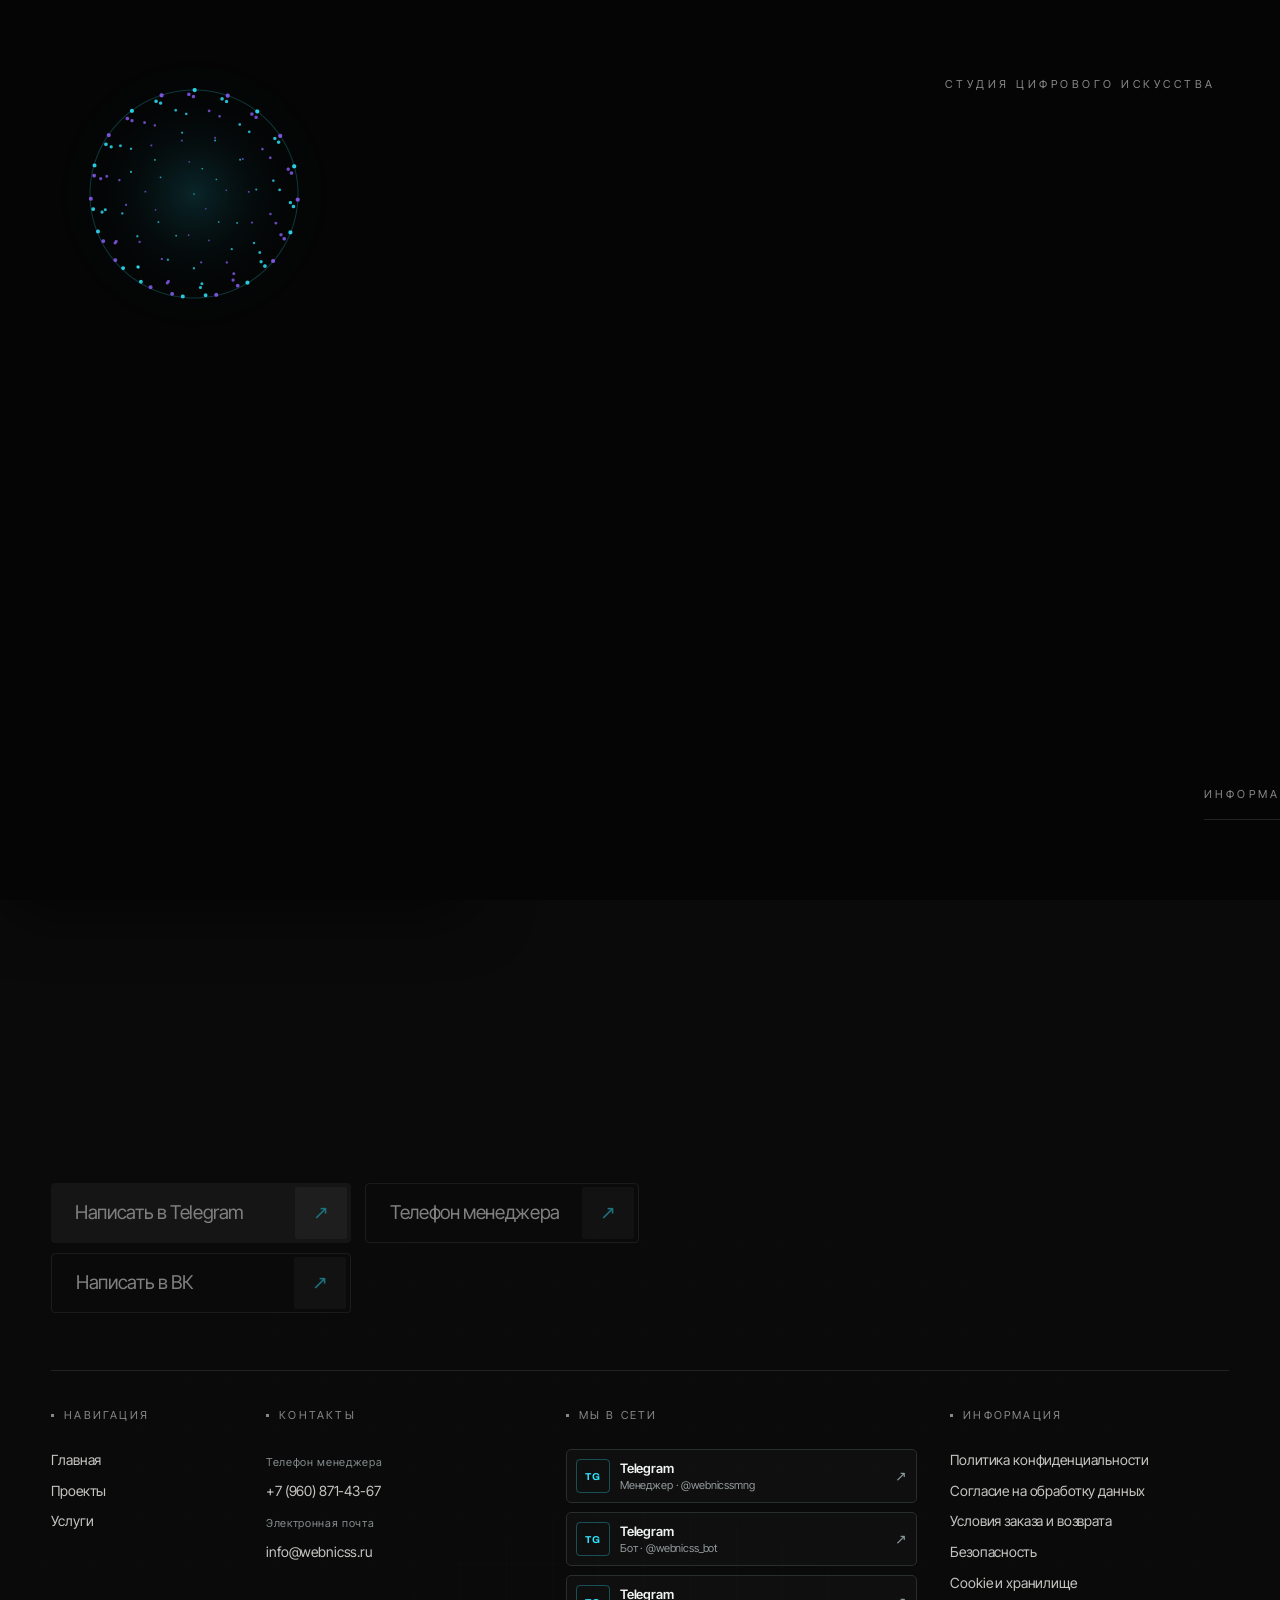
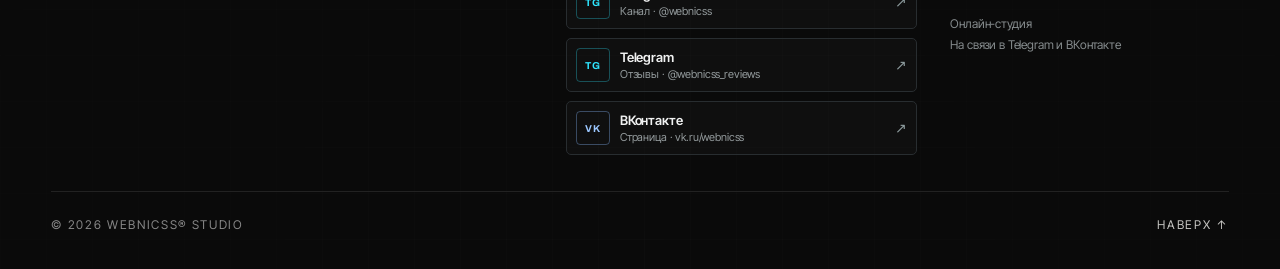
<file: product.html>
<!DOCTYPE html>
<html lang="ru">
<head>
<meta charset="UTF-8">
<meta http-equiv="Content-Security-Policy" content="default-src 'self'; script-src 'self'; style-src 'self' 'unsafe-inline'; img-src 'self' data: blob:; font-src 'self'; connect-src 'self'; object-src 'none'; frame-src 'none'; base-uri 'none'; form-action 'self'">
<meta name="referrer" content="strict-origin-when-cross-origin">
<meta name="viewport" content="width=device-width, initial-scale=1.0, viewport-fit=cover">
<title>Услуги и проекты — WEBNICSS</title>
<meta name="description" content="Услуги и проекты студии WEBNICSS.">
<meta name="robots" content="noindex">
<link rel="icon" type="image/png" sizes="128x128" href="favicon.png?v=20261031">
<link rel="icon" type="image/png" sizes="192x192" href="favicon-192.png?v=20261031">
<link rel="apple-touch-icon" sizes="180x180" href="apple-touch-icon.png?v=20261031">
<link rel="stylesheet" href="fonts.css">
<link rel="stylesheet" href="styles.css?v=20261031">
<script src="bootstrap.js"></script>

</head>
<body class="is-loading" data-loader-label="Информация">

<div class="cursor" aria-hidden="true"></div>

<header class="nav">
  <a class="nav-logo" href="index.html" aria-label="WEBNICSS на главную">WEBNICSS<sup>®</sup></a>
  <div class="nav-info">
    <p>Студия цифрового искусства<br>работаем по всему миру</p>
    <p>Онлайн-студия без границ<br><span data-clock>00:00:00 · UTC+3</span></p>
  </div>
</header>

<button class="menu-btn" id="menuBtn" aria-expanded="false" aria-controls="menu">
  <span class="menu-ico"><i></i><i></i><i></i></span><span class="menu-label">МЕНЮ</span>
</button>

<div class="menu" id="menu" aria-hidden="true">
  <div class="menu-scrim" data-menu-close></div>
  <aside class="menu-panel">
    <div class="menu-head">
      <span><i class="sq"></i>Меню</span>
      <span><i class="sq"></i>WEBNICSS</span>
    </div>
    <nav class="menu-list" id="menuList"></nav>
  </aside>
</div>

<!-- загрузчик -->
<div class="loader" aria-hidden="true">
  <div class="ld-curtain ld-back"></div>
  <div class="ld-curtain ld-front"></div>
  <div class="ld-content">
    <div class="ld-top">
      <div class="ld-sphere-wrap">
        <canvas class="ld-sphere" width="520" height="520"></canvas>
      </div>
      <span class="ld-tag">студия цифрового искусства</span>
    </div>
    <div class="ld-foot">
      <div class="ld-name">
        <span class="ld-name-char">W</span><span class="ld-name-char">E</span><span class="ld-name-char">B</span><span class="ld-name-char">N</span><span class="ld-name-char">I</span><span class="ld-name-char">C</span><span class="ld-name-char">S</span><span class="ld-name-char">S</span>
      </div>
      <div class="ld-meta">
        <span class="ld-page" data-loader-bar>Информация</span>
        <span class="ld-line"><b data-loader-line></b></span>
      </div>
    </div>
  </div>
</div>

<main>
  <section class="page-head">
    <div class="wrap">
      <div class="crumb-row">
        <nav class="crumbs" aria-label="Хлебные крошки"><a href="index.html">Главная</a><i>/</i><span>Информация</span></nav>
        <a class="home-btn" href="index.html" data-cursor>← На главную</a>
      </div>
      <p class="ac-label" data-reveal="soft"><span class="crosshair sm"></span>WEBNICSS · Информация</p>
      <h1 class="page-display" data-intro>УСЛУГИ <em>СТУДИИ</em></h1>
      <p class="page-lead" data-reveal="soft">Ознакомьтесь с актуальными услугами студии и реализованными проектами.</p>
      <div class="legacy-actions">
        <a class="btn-chip" href="service.html#sites" data-cursor><span class="btn-label">Наши услуги</span><span class="btn-arrow">→</span></a>
        <a class="btn-chip ghost" href="projects.html#projects-list" data-cursor><span class="btn-label">Наши проекты</span><span class="btn-arrow">→</span></a>
      </div>
    </div>
  </section>
  <footer class="footer" id="contact" data-nav-compact>
    <div class="mosaic" data-mosaic aria-hidden="true"></div>
    <div class="wrap footer-inner">
      <p class="ac-label"><span class="crosshair sm"></span>Контакт · © 2026</p>
      <h2 class="ft-lines">
        <span class="ft-line"><span class="display">ДАВАЙТЕ</span></span>
        <span class="ft-line"><span class="display">СДЕЛАЕМ</span></span>
        <span class="ft-line"><span class="display accent-text">ВАШ ПРОДУКТ</span></span>
      </h2>
      <div class="ft-cta">
        <div class="contact-actions">
          <a href="https://t.me/webnicssmng?text=%D0%97%D0%B4%D1%80%D0%B0%D0%B2%D1%81%D1%82%D0%B2%D1%83%D0%B9%D1%82%D0%B5%21%20%D0%A0%D0%B0%D1%81%D1%81%D0%BA%D0%B0%D0%B6%D0%B8%D1%82%D0%B5%2C%20%D0%BF%D0%BE%D0%B6%D0%B0%D0%BB%D1%83%D0%B9%D1%81%D1%82%D0%B0%2C%20%D0%BE%D0%B1%20%D1%83%D1%81%D0%BB%D1%83%D0%B3%D0%B0%D1%85%20WEBNICSS." target="_blank" rel="noopener noreferrer" class="btn-chip big" data-cursor>
            <span class="btn-label">Написать в Telegram</span><span class="btn-arrow" aria-hidden="true">↗</span>
          </a>
          <a href="https://vk.me/webnicss" target="_blank" rel="noopener noreferrer" class="btn-chip big ghost" data-cursor>
            <span class="btn-label">Написать в ВК</span><span class="btn-arrow" aria-hidden="true">↗</span>
          </a>
        </div>
        <a href="tel:+79608714367" class="btn-chip big ghost" data-cursor>
          <span class="btn-label">Телефон менеджера</span><span class="btn-arrow" aria-hidden="true">↗</span>
        </a>
      </div>
      <div class="ft-grid">
        <nav class="ft-col" aria-label="Навигация в подвале">
          <span class="ft-h"><i class="sq"></i>Навигация</span>
          <a class="ul" href="index.html">Главная</a>
          <a class="ul" href="projects.html#projects-list">Проекты</a>
          <a class="ul" href="service.html#sites">Услуги</a>
        </nav>
        <div class="ft-col">
          <span class="ft-h"><i class="sq"></i>Контакты</span>
          <span class="ft-caption">Телефон менеджера</span>
          <a class="ul ft-contact-value" href="tel:+79608714367">+7 (960) 871-43-67</a>
          <span class="ft-caption">Электронная почта</span>
          <a class="ul ft-contact-value" href="mailto:info@webnicss.ru">info@webnicss.ru</a>
        </div>
        <nav class="ft-col" aria-label="Социальные сети">
          <span class="ft-h"><i class="sq"></i>Мы в сети</span>
          <a class="ft-social" href="https://t.me/webnicssmng?text=%D0%97%D0%B4%D1%80%D0%B0%D0%B2%D1%81%D1%82%D0%B2%D1%83%D0%B9%D1%82%D0%B5%21%20%D0%A0%D0%B0%D1%81%D1%81%D0%BA%D0%B0%D0%B6%D0%B8%D1%82%D0%B5%2C%20%D0%BF%D0%BE%D0%B6%D0%B0%D0%BB%D1%83%D0%B9%D1%81%D1%82%D0%B0%2C%20%D0%BE%D0%B1%20%D1%83%D1%81%D0%BB%D1%83%D0%B3%D0%B0%D1%85%20WEBNICSS." target="_blank" rel="noopener noreferrer">
            <span class="ft-social-icon" aria-hidden="true">TG</span><span class="ft-social-text"><b>Telegram</b><small>Менеджер · @webnicssmng</small></span><span class="ft-social-arrow" aria-hidden="true">↗</span>
          </a>
          <a class="ft-social" href="https://t.me/webnicss_bot" target="_blank" rel="noopener noreferrer">
            <span class="ft-social-icon" aria-hidden="true">TG</span><span class="ft-social-text"><b>Telegram</b><small>Бот · @webnicss_bot</small></span><span class="ft-social-arrow" aria-hidden="true">↗</span>
          </a>
          <a class="ft-social" href="https://t.me/webnicss" target="_blank" rel="noopener noreferrer">
            <span class="ft-social-icon" aria-hidden="true">TG</span><span class="ft-social-text"><b>Telegram</b><small>Канал · @webnicss</small></span><span class="ft-social-arrow" aria-hidden="true">↗</span>
          </a>
          <a class="ft-social" href="https://t.me/webnicss_reviews" target="_blank" rel="noopener noreferrer">
            <span class="ft-social-icon" aria-hidden="true">TG</span><span class="ft-social-text"><b>Telegram</b><small>Отзывы · @webnicss_reviews</small></span><span class="ft-social-arrow" aria-hidden="true">↗</span>
          </a>
          <a class="ft-social" href="https://vk.ru/webnicss" target="_blank" rel="noopener noreferrer">
            <span class="ft-social-icon vk" aria-hidden="true">VK</span><span class="ft-social-text"><b>ВКонтакте</b><small>Страница · vk.ru/webnicss</small></span><span class="ft-social-arrow" aria-hidden="true">↗</span>
          </a>
        </nav>
        <nav class="ft-col" aria-label="Документы и безопасность">
          <span class="ft-h"><i class="sq"></i>Информация</span>
          <a class="ul" href="privacy.html">Политика конфиденциальности</a>
          <a class="ul" href="consent.html">Согласие на обработку данных</a>
          <a class="ul" href="terms.html">Условия заказа и возврата</a>
          <a class="ul" href="security.html">Безопасность</a>
          <a class="ul" href="cookies.html">Cookie и хранилище</a>
          <span class="ft-note">Онлайн-студия<br>На связи в Telegram и ВКонтакте</span>
        </nav>
      </div>
      <div class="ft-bottom">
        <span>© 2026 WEBNICSS® STUDIO</span>
        <button class="to-top" data-cursor>Наверх ↑</button>
      </div>
    </div>
  </footer>

</main>

<script src="gsap.min.js"></script>
<script src="ScrollTrigger.min.js"></script>
<script src="lenis.min.js"></script>
<script src="main.js?v=20261031"></script>
<aside id="cookieNotice" class="cookie-notice" role="region" aria-labelledby="cookieNoticeTitle" hidden>
  <div class="cookie-notice__eyebrow">WEBNICSS · приватность</div>
  <h2 class="cookie-notice__title" id="cookieNoticeTitle">Cookie и данные браузера</h2>
  <p class="cookie-notice__text">Для работы интерфейса и показа этого уведомления используется техническое хранилище. Аналитические и рекламные cookie сейчас не подключены.</p>
  <div class="cookie-notice__actions"><a class="cookie-notice__link" href="cookies.html">Подробнее</a><button class="cookie-notice__button" id="cookieNoticeDismiss" type="button">Понятно</button></div>
</aside>
<script src="cookie-notice.js"></script>
</body>
</html>
</file>
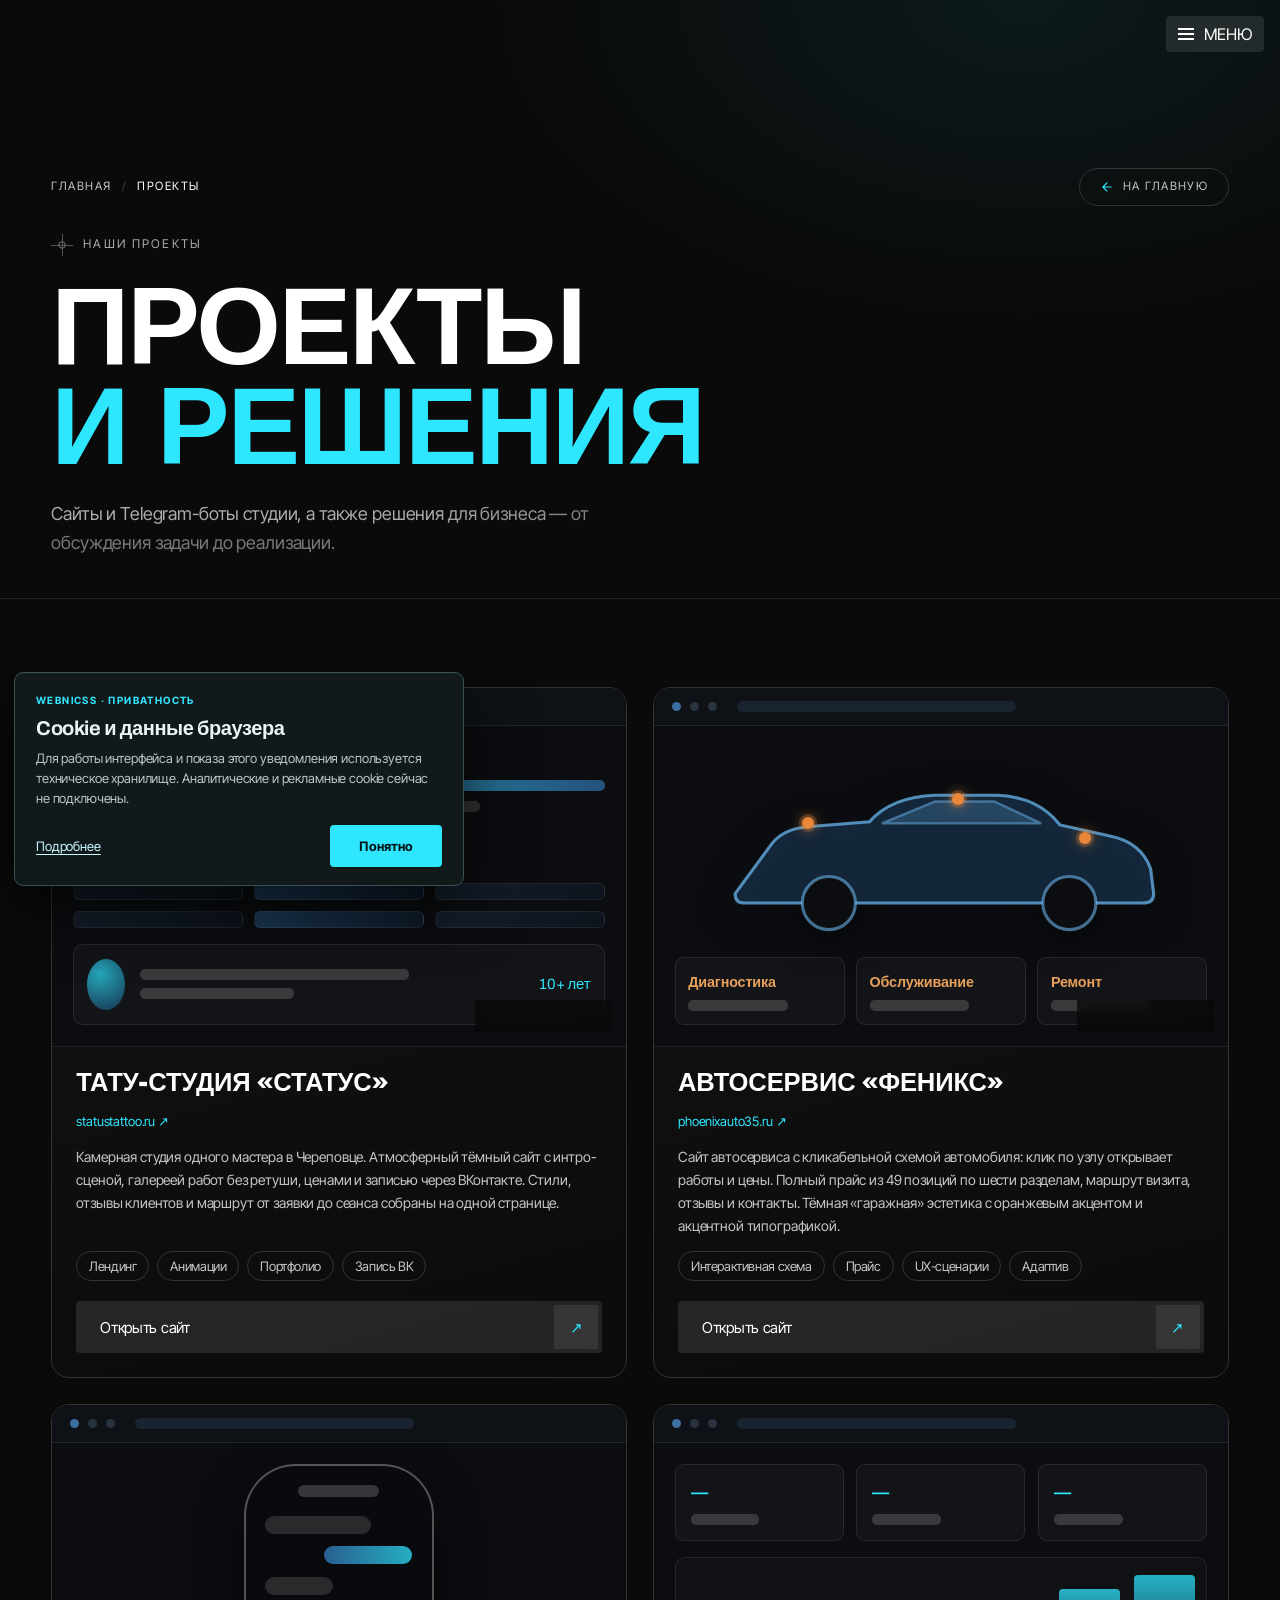
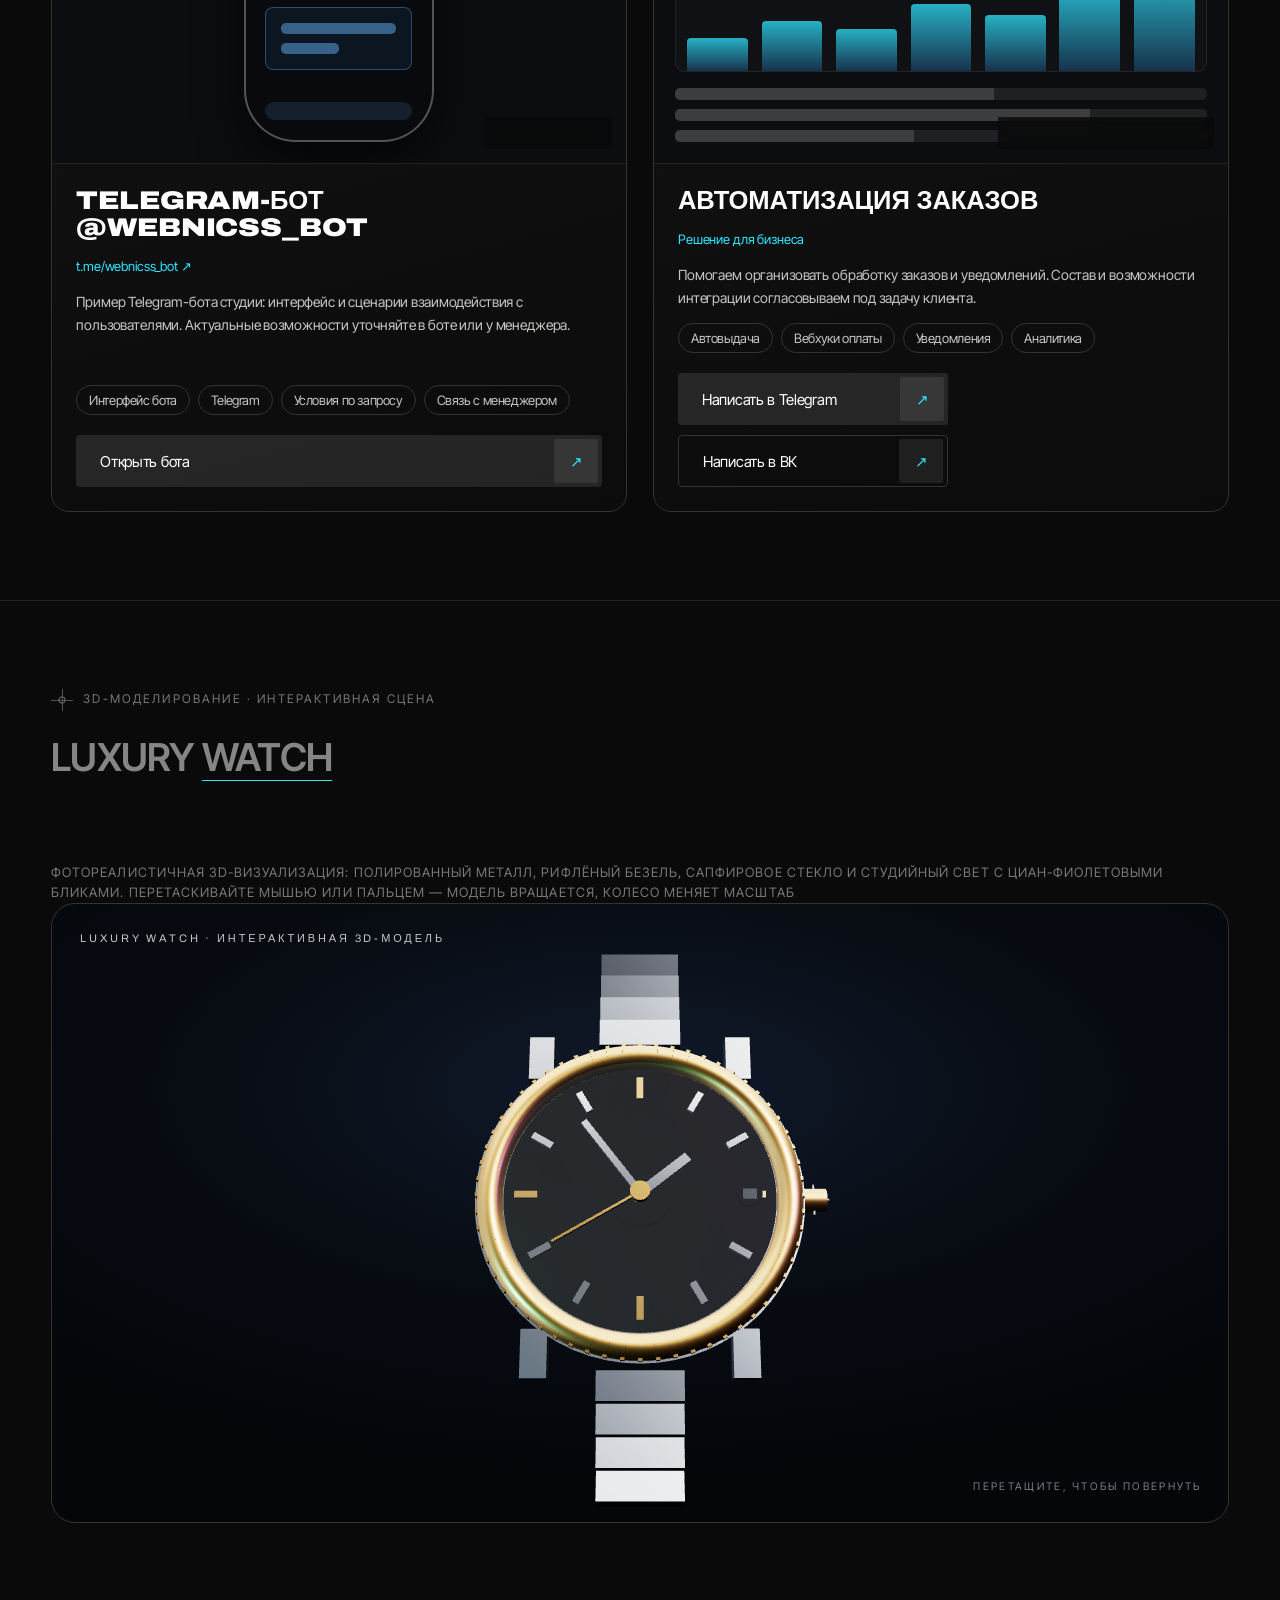
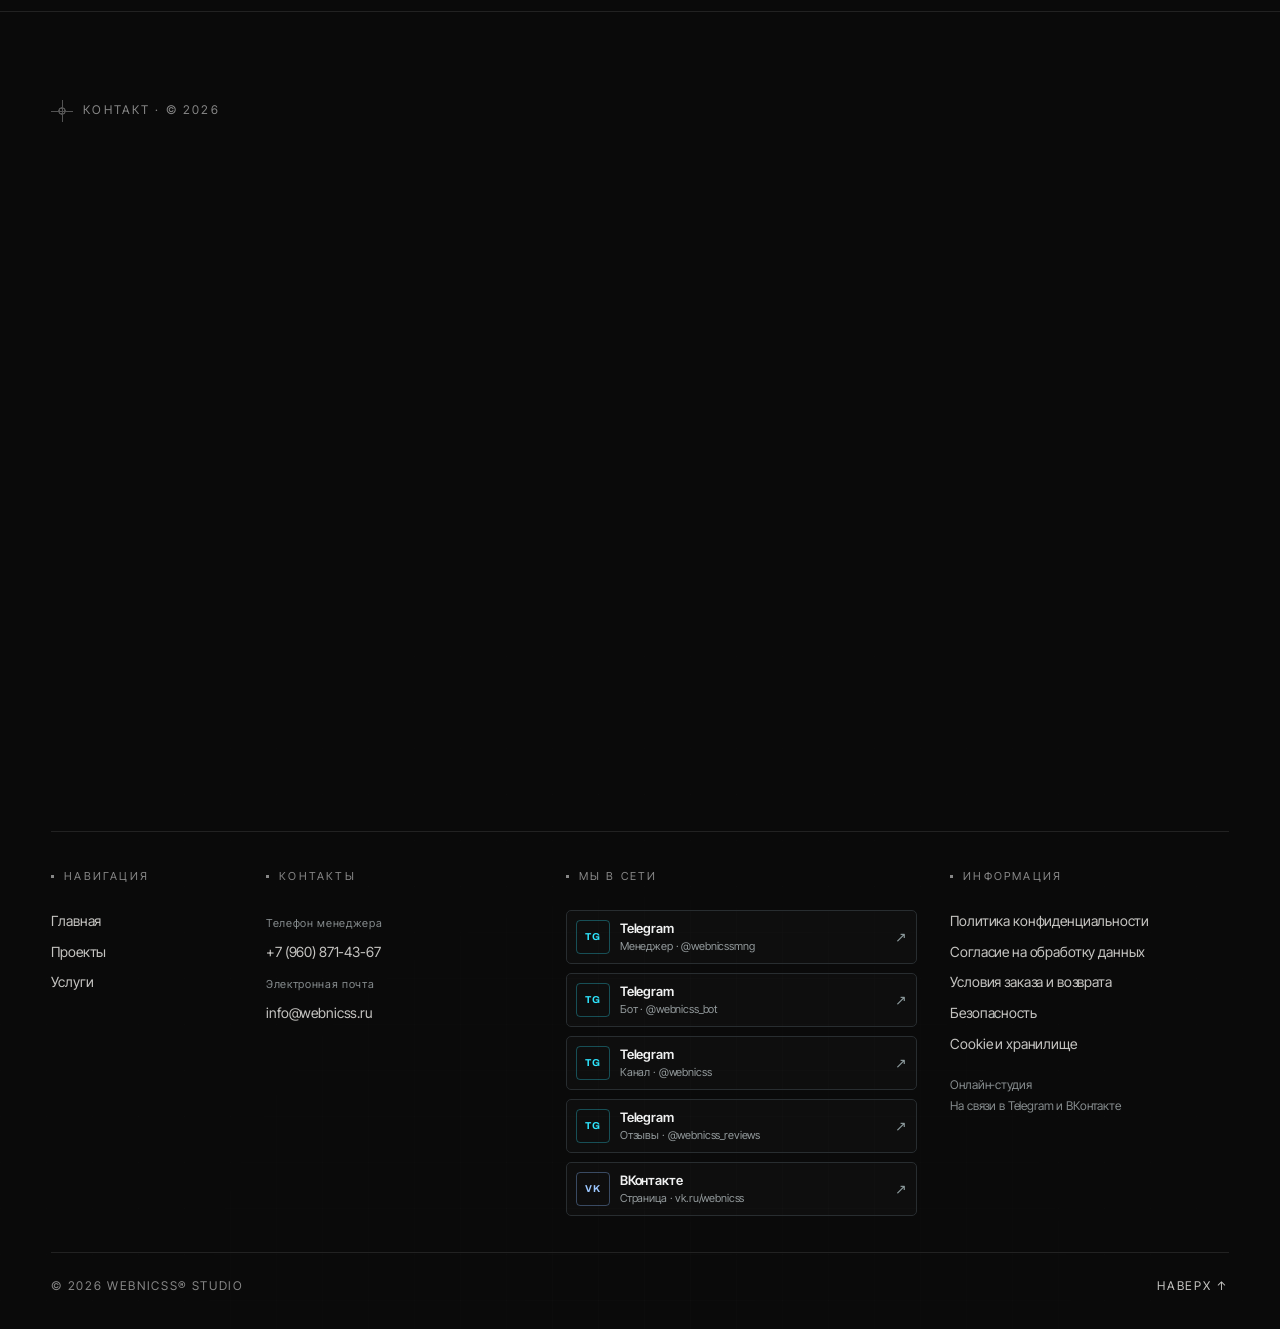
<file: projects.html>
<!DOCTYPE html>
<html lang="ru">
<head>
<meta charset="UTF-8">
<meta http-equiv="Content-Security-Policy" content="default-src 'self'; script-src 'self'; style-src 'self' 'unsafe-inline'; img-src 'self' data: blob:; font-src 'self'; connect-src 'self'; object-src 'none'; frame-src 'none'; base-uri 'none'; form-action 'self'">
<meta name="referrer" content="strict-origin-when-cross-origin">
<meta name="viewport" content="width=device-width, initial-scale=1.0, viewport-fit=cover">
<title>Проекты — WEBNICSS®</title>
<meta name="description" content="Проекты и решения WEBNICSS: сайты тату-студии «сТАТУс» и автосервиса «Феникс», Telegram-бот и автоматизация.">
<link rel="icon" type="image/png" sizes="128x128" href="favicon.png?v=20261031">
<link rel="icon" type="image/png" sizes="192x192" href="favicon-192.png?v=20261031">
<link rel="apple-touch-icon" sizes="180x180" href="apple-touch-icon.png?v=20261031">
<link rel="stylesheet" href="fonts.css">
<link rel="stylesheet" href="styles.css?v=20261031">
<script src="bootstrap.js"></script>

</head>
<body class="is-loading" data-loader-label="Проекты">

<div class="cursor" aria-hidden="true"></div>

<header class="nav">
  <a class="nav-logo" href="index.html" aria-label="WEBNICSS на главную">WEBNICSS<sup>®</sup></a>
  <div class="nav-info">
    <p>Студия цифрового искусства<br>работаем по всему миру</p>
    <p>Онлайн-студия без границ<br><span data-clock>00:00:00 · UTC+3</span></p>
  </div>
</header>

<button class="menu-btn" id="menuBtn" aria-expanded="false" aria-controls="menu">
  <span class="menu-ico"><i></i><i></i><i></i></span><span class="menu-label">МЕНЮ</span>
</button>

<div class="menu" id="menu" aria-hidden="true">
  <div class="menu-scrim" data-menu-close></div>
  <aside class="menu-panel">
    <div class="menu-head">
      <span><i class="sq"></i>Меню</span>
      <span><i class="sq"></i>WEBNICSS</span>
    </div>
    <nav class="menu-list" id="menuList"></nav>
  </aside>
</div>

<!-- загрузчик -->
<div class="loader" aria-hidden="true">
  <div class="ld-curtain ld-back"></div>
  <div class="ld-curtain ld-front"></div>
  <div class="ld-content">
    <div class="ld-top">
      <div class="ld-sphere-wrap">
        <canvas class="ld-sphere" width="520" height="520"></canvas>
      </div>
      <span class="ld-tag">студия цифрового искусства</span>
    </div>
    <div class="ld-foot">
      <div class="ld-name">
        <span class="ld-name-char">W</span><span class="ld-name-char">E</span><span class="ld-name-char">B</span><span class="ld-name-char">N</span><span class="ld-name-char">I</span><span class="ld-name-char">C</span><span class="ld-name-char">S</span><span class="ld-name-char">S</span>
      </div>
      <div class="ld-meta">
        <span class="ld-page" data-loader-bar>Проекты</span>
        <span class="ld-line"><b data-loader-line></b></span>
      </div>
    </div>
  </div>
</div>

<main>

  <!-- ============ ШАПКА СТРАНИЦЫ ============ -->
  <section class="page-head">
    <div class="wrap">
      <div class="crumb-row">
        <nav class="crumbs" aria-label="Хлебные крошки">
          <a href="index.html">Главная</a><i>/</i><span>Проекты</span>
        </nav>
        <a class="home-btn" href="index.html" data-cursor>
          <svg width="14" height="14" viewBox="0 0 24 24" fill="none" stroke="currentColor" stroke-width="2" stroke-linecap="round" stroke-linejoin="round"><path d="M19 12H5M12 19l-7-7 7-7"/></svg>
          На главную
        </a>
      </div>
      <p class="ac-label" data-reveal="soft"><span class="crosshair sm"></span>Наши проекты</p>
      <h1 class="page-display" data-intro>ПРОЕКТЫ<br><em>И РЕШЕНИЯ</em></h1>
      <p class="page-lead" data-reveal="soft">
        Сайты и Telegram-боты студии, а также решения для бизнеса — от обсуждения задачи до реализации.
      </p>
    </div>
  </section>

  <!-- ============ КЕЙСЫ ============ -->
  <section class="page-section">
    <div class="wrap">
      <div class="pj-grid" id="projects-list">

        <article class="pj-card st" id="project-status" style="--i:0" data-cursor>
          <div class="pj-media">
            <div class="cm cm-status" aria-hidden="true">
              <div class="cm-bar"><i></i><i></i><i></i><span class="cm-url"></span></div>
              <div class="cm-body">
                <div class="cm-hero">
                  <span class="cm-mask"></span>
                  <div class="cm-hero-txt"><span class="cm-line acc"></span><span class="cm-line w70"></span><span class="cm-line w50"></span></div>
                </div>
                <div class="cm-gal"><i></i><i></i><i></i><i></i><i></i><i></i></div>
                <div class="cm-master cm-hide">
                  <span class="av"></span>
                  <div class="t"><span class="cm-line w70"></span><span class="cm-line w40"></span></div>
                  <span class="cm-stat">10+ лет</span>
                </div>
              </div>
            </div>
            <span class="pj-kind">Сайт под ключ</span>
          </div>
          <div class="pj-body">
            <h2 class="pj-title">Тату-студия «сТАТУс»</h2>
            <a class="pj-url" href="https://statustattoo.ru" target="_blank" rel="noopener noreferrer">statustattoo.ru ↗</a>
            <p class="pj-desc">
              Камерная студия одного мастера в Череповце. Атмосферный тёмный сайт с интро-сценой,
              галереей работ без ретуши, ценами и записью через ВКонтакте. Стили, отзывы клиентов
              и маршрут от заявки до сеанса собраны на одной странице.
            </p>
            <div class="pj-tags">
              <span class="pill sm">Лендинг</span><span class="pill sm">Анимации</span>
              <span class="pill sm">Портфолио</span><span class="pill sm">Запись ВК</span>
            </div>
            <div class="pj-foot">
              <a class="btn-chip" href="https://statustattoo.ru" target="_blank" rel="noopener noreferrer" data-cursor>
                <span class="btn-label">Открыть сайт</span><span class="btn-arrow">↗</span>
              </a>
            </div>
          </div>
        </article>

        <article class="pj-card st" id="project-phoenix" style="--i:1" data-cursor>
          <div class="pj-media">
            <div class="cm cm-phoenix" aria-hidden="true">
              <div class="cm-bar"><i></i><i></i><i></i><span class="cm-url"></span></div>
              <div class="cm-body">
                <div class="cm-car-wrap">
                  <svg class="cm-car" viewBox="0 0 300 120" fill="none">
                    <path d="M18 92 L40 62 Q48 50 66 49 L104 46 Q118 30 146 29 L186 29 Q212 30 226 48 L258 55 Q278 59 284 76 L286 92 Q286 98 279 98 L24 98 Q18 98 18 92 Z" fill="rgba(47,110,168,.28)" stroke="rgba(105,180,236,.75)" stroke-width="2"/>
                    <path d="M112 47 L146 33 L184 33 L214 47 Z" fill="rgba(105,180,236,.22)" stroke="rgba(105,180,236,.5)" stroke-width="1.5"/>
                    <circle cx="78" cy="98" r="17" fill="#0b0d10" stroke="rgba(105,180,236,.6)" stroke-width="2"/>
                    <circle cx="232" cy="98" r="17" fill="#0b0d10" stroke="rgba(105,180,236,.6)" stroke-width="2"/>
                  </svg>
                  <span class="cm-node" style="left:24%;top:36%"></span>
                  <span class="cm-node n2" style="left:52%;top:24%"></span>
                  <span class="cm-node n3" style="left:76%;top:44%"></span>
                </div>
                <div class="cm-price">
                  <div><b>Диагностика</b><span class="cm-line w70"></span></div>
                  <div><b>Обслуживание</b><span class="cm-line w70"></span></div>
                  <div><b>Ремонт</b><span class="cm-line w70"></span></div>
                </div>
              </div>
            </div>
            <span class="pj-kind">Сайт под ключ</span>
          </div>
          <div class="pj-body">
            <h2 class="pj-title">Автосервис «Феникс»</h2>
            <a class="pj-url" href="https://phoenixauto35.ru" target="_blank" rel="noopener noreferrer">phoenixauto35.ru ↗</a>
            <p class="pj-desc">
              Сайт автосервиса с кликабельной схемой автомобиля: клик по узлу открывает работы и цены.
              Полный прайс из 49 позиций по шести разделам, маршрут визита, отзывы и контакты.
              Тёмная «гаражная» эстетика с оранжевым акцентом и акцентной типографикой.
            </p>
            <div class="pj-tags">
              <span class="pill sm">Интерактивная схема</span><span class="pill sm">Прайс</span>
              <span class="pill sm">UX-сценарии</span><span class="pill sm">Адаптив</span>
            </div>
            <div class="pj-foot">
              <a class="btn-chip" href="https://phoenixauto35.ru" target="_blank" rel="noopener noreferrer" data-cursor>
                <span class="btn-label">Открыть сайт</span><span class="btn-arrow">↗</span>
              </a>
            </div>
          </div>
        </article>

        <article class="pj-card st" id="project-bot" style="--i:2" data-cursor>
          <div class="pj-media">
            <div class="cm cm-bot" aria-hidden="true">
              <div class="cm-bar"><i></i><i></i><i></i><span class="cm-url"></span></div>
              <div class="cm-body">
                <div class="cm-phone">
                  <span class="ph-top"></span>
                  <span class="cm-bub in"></span>
                  <span class="cm-bub out"></span>
                  <span class="cm-bub in sm"></span>
                  <div class="cm-pay-card"><span class="cm-line acc"></span><span class="cm-line w50"></span></div>
                  <span class="cm-input cm-hide"></span>
                </div>
              </div>
            </div>
            <span class="pj-kind">Telegram-бот</span>
          </div>
          <div class="pj-body">
            <h2 class="pj-title">Telegram-бот @webnicss_bot</h2>
            <a class="pj-url" href="https://t.me/webnicss_bot" target="_blank" rel="noopener noreferrer">t.me/webnicss_bot ↗</a>
            <p class="pj-desc">
              Пример Telegram-бота студии: интерфейс и сценарии взаимодействия с пользователями.
              Актуальные возможности уточняйте в боте или у менеджера.
            </p>
            <div class="pj-tags">
              <span class="pill sm">Интерфейс бота</span><span class="pill sm">Telegram</span>
              <span class="pill sm">Условия по запросу</span><span class="pill sm">Связь с менеджером</span>
            </div>
            <div class="pj-foot">
              <a class="btn-chip" href="https://t.me/webnicss_bot" target="_blank" rel="noopener noreferrer" data-cursor>
                <span class="btn-label">Открыть бота</span><span class="btn-arrow">↗</span>
              </a>
            </div>
          </div>
        </article>

        <article class="pj-card st" id="project-automation" style="--i:3" data-cursor>
          <div class="pj-media">
            <div class="cm cm-broadcast" aria-hidden="true">
              <div class="cm-bar"><i></i><i></i><i></i><span class="cm-url"></span></div>
              <div class="cm-body">
                <div class="cm-kpis">
                  <div class="cm-kpi"><b>—</b><span class="cm-line w50"></span></div>
                  <div class="cm-kpi"><b>—</b><span class="cm-line w50"></span></div>
                  <div class="cm-kpi"><b>—</b><span class="cm-line w50"></span></div>
                </div>
                <div class="cm-chart"><i style="height:34%"></i><i style="height:52%"></i><i style="height:44%"></i><i style="height:70%"></i><i style="height:58%"></i><i style="height:86%"></i><i style="height:100%"></i></div>
                <div class="cm-rows cm-hide"><span class="cm-rrow"></span><span class="cm-rrow"></span><span class="cm-rrow"></span></div>
              </div>
            </div>
            <span class="pj-kind">Решение · автоматизация</span>
          </div>
          <div class="pj-body">
            <h2 class="pj-title">Автоматизация заказов</h2>
            <span class="pj-url">Решение для бизнеса</span>
            <p class="pj-desc">
              Помогаем организовать обработку заказов и уведомлений. Состав и возможности интеграции согласовываем под задачу клиента.
            </p>
            <div class="pj-tags">
              <span class="pill sm">Автовыдача</span><span class="pill sm">Вебхуки оплаты</span>
              <span class="pill sm">Уведомления</span><span class="pill sm">Аналитика</span>
            </div>
            <div class="pj-foot">
              <div class="contact-actions">
                <a class="btn-chip" href="https://t.me/webnicssmng?text=%D0%97%D0%B4%D1%80%D0%B0%D0%B2%D1%81%D1%82%D0%B2%D1%83%D0%B9%D1%82%D0%B5%21%20%D0%9C%D0%B5%D0%BD%D1%8F%20%D0%B8%D0%BD%D1%82%D0%B5%D1%80%D0%B5%D1%81%D1%83%D0%B5%D1%82%20%D0%B0%D0%B2%D1%82%D0%BE%D0%BC%D0%B0%D1%82%D0%B8%D0%B7%D0%B0%D1%86%D0%B8%D1%8F%20%D0%B7%D0%B0%D0%BA%D0%B0%D0%B7%D0%BE%D0%B2.%20%D0%A5%D0%BE%D1%87%D1%83%20%D0%BE%D0%B1%D1%81%D1%83%D0%B4%D0%B8%D1%82%D1%8C%20%D0%B7%D0%B0%D0%B4%D0%B0%D1%87%D1%83%20%D1%81%20WEBNICSS." target="_blank" rel="noopener noreferrer" data-cursor aria-label="Обсудить автоматизацию заказов в Telegram">
                  <span class="btn-label">Написать в Telegram</span><span class="btn-arrow" aria-hidden="true">↗</span>
                </a>
                <a class="btn-chip ghost" href="https://vk.me/webnicss" target="_blank" rel="noopener noreferrer" data-cursor aria-label="Обсудить автоматизацию заказов в ВК">
                  <span class="btn-label">Написать в ВК</span><span class="btn-arrow" aria-hidden="true">↗</span>
                </a>
              </div>
            </div>
          </div>
        </article>

      </div>
    </div>
  </section>

  <!-- ============ ИНТЕРАКТИВНАЯ 3D-МОДЕЛЬ LUXURY WATCH ============ -->
  <section class="model-lab">
    <div class="wrap">
      <p class="ac-label" data-reveal="soft"><span class="crosshair sm"></span>3D-моделирование · интерактивная сцена</p>
      <h2 class="section-display" data-reveal="lit">LUXURY <em>WATCH</em></h2>
      <p class="model-hint" data-reveal="soft">Фотореалистичная 3D-визуализация: полированный металл, рифлёный безель, сапфировое стекло и студийный свет с циан-фиолетовыми бликами. Перетаскивайте мышью или пальцем — модель вращается, колесо меняет масштаб</p>
      <div class="model-stage watch-stage st" data-watch>
        <span class="model-name">Luxury Watch · интерактивная 3D-модель</span>
        <div class="watch-canvas" id="watchCanvas" role="img" aria-label="Интерактивная 3D-модель люксовых наручных часов"></div>
        <img class="watch-fallback" src="work-watch-poster.jpg" alt="Люксовые часы — сталь и золото, студийный свет с циан-фиолетовыми бликами" loading="lazy">
        <span class="watch-loader">Рендер сцены…</span>
        <span class="watch-hint">Перетащите, чтобы повернуть</span>
      </div>
    </div>
  </section>

  <footer class="footer" id="contact" data-nav-compact>
    <div class="mosaic" data-mosaic aria-hidden="true"></div>
    <div class="wrap footer-inner">
      <p class="ac-label"><span class="crosshair sm"></span>Контакт · © 2026</p>
      <h2 class="ft-lines">
        <span class="ft-line"><span class="display">ДАВАЙТЕ</span></span>
        <span class="ft-line"><span class="display">СДЕЛАЕМ</span></span>
        <span class="ft-line"><span class="display accent-text">ВАШ ПРОДУКТ</span></span>
      </h2>
      <div class="ft-cta">
        <div class="contact-actions">
          <a href="https://t.me/webnicssmng?text=%D0%97%D0%B4%D1%80%D0%B0%D0%B2%D1%81%D1%82%D0%B2%D1%83%D0%B9%D1%82%D0%B5%21%20%D0%9C%D0%B5%D0%BD%D1%8F%20%D0%B7%D0%B0%D0%B8%D0%BD%D1%82%D0%B5%D1%80%D0%B5%D1%81%D0%BE%D0%B2%D0%B0%D0%BB%D0%B8%20%D0%BF%D1%80%D0%BE%D0%B5%D0%BA%D1%82%D1%8B%20WEBNICSS.%20%D0%A5%D0%BE%D1%87%D1%83%20%D0%BE%D0%B1%D1%81%D1%83%D0%B4%D0%B8%D1%82%D1%8C%20%D1%81%D0%B2%D0%BE%D1%8E%20%D0%B7%D0%B0%D0%B4%D0%B0%D1%87%D1%83." target="_blank" rel="noopener noreferrer" class="btn-chip big" data-cursor>
            <span class="btn-label">Написать в Telegram</span><span class="btn-arrow" aria-hidden="true">↗</span>
          </a>
          <a href="https://vk.me/webnicss" target="_blank" rel="noopener noreferrer" class="btn-chip big ghost" data-cursor>
            <span class="btn-label">Написать в ВК</span><span class="btn-arrow" aria-hidden="true">↗</span>
          </a>
        </div>
        <a href="tel:+79608714367" class="btn-chip big ghost" data-cursor>
          <span class="btn-label">Телефон менеджера</span><span class="btn-arrow" aria-hidden="true">↗</span>
        </a>
      </div>
      <div class="ft-grid">
        <nav class="ft-col" aria-label="Навигация в подвале">
          <span class="ft-h"><i class="sq"></i>Навигация</span>
          <a class="ul" href="index.html">Главная</a>
          <a class="ul" href="projects.html#projects-list">Проекты</a>
          <a class="ul" href="service.html#sites">Услуги</a>
        </nav>
        <div class="ft-col">
          <span class="ft-h"><i class="sq"></i>Контакты</span>
          <span class="ft-caption">Телефон менеджера</span>
          <a class="ul ft-contact-value" href="tel:+79608714367">+7 (960) 871-43-67</a>
          <span class="ft-caption">Электронная почта</span>
          <a class="ul ft-contact-value" href="mailto:info@webnicss.ru">info@webnicss.ru</a>
        </div>
        <nav class="ft-col" aria-label="Социальные сети">
          <span class="ft-h"><i class="sq"></i>Мы в сети</span>
          <a class="ft-social" href="https://t.me/webnicssmng?text=%D0%97%D0%B4%D1%80%D0%B0%D0%B2%D1%81%D1%82%D0%B2%D1%83%D0%B9%D1%82%D0%B5%21%20%D0%9C%D0%B5%D0%BD%D1%8F%20%D0%B7%D0%B0%D0%B8%D0%BD%D1%82%D0%B5%D1%80%D0%B5%D1%81%D0%BE%D0%B2%D0%B0%D0%BB%D0%B8%20%D0%BF%D1%80%D0%BE%D0%B5%D0%BA%D1%82%D1%8B%20WEBNICSS.%20%D0%A5%D0%BE%D1%87%D1%83%20%D0%BE%D0%B1%D1%81%D1%83%D0%B4%D0%B8%D1%82%D1%8C%20%D1%81%D0%B2%D0%BE%D1%8E%20%D0%B7%D0%B0%D0%B4%D0%B0%D1%87%D1%83." target="_blank" rel="noopener noreferrer">
            <span class="ft-social-icon" aria-hidden="true">TG</span><span class="ft-social-text"><b>Telegram</b><small>Менеджер · @webnicssmng</small></span><span class="ft-social-arrow" aria-hidden="true">↗</span>
          </a>
          <a class="ft-social" href="https://t.me/webnicss_bot" target="_blank" rel="noopener noreferrer">
            <span class="ft-social-icon" aria-hidden="true">TG</span><span class="ft-social-text"><b>Telegram</b><small>Бот · @webnicss_bot</small></span><span class="ft-social-arrow" aria-hidden="true">↗</span>
          </a>
          <a class="ft-social" href="https://t.me/webnicss" target="_blank" rel="noopener noreferrer">
            <span class="ft-social-icon" aria-hidden="true">TG</span><span class="ft-social-text"><b>Telegram</b><small>Канал · @webnicss</small></span><span class="ft-social-arrow" aria-hidden="true">↗</span>
          </a>
          <a class="ft-social" href="https://t.me/webnicss_reviews" target="_blank" rel="noopener noreferrer">
            <span class="ft-social-icon" aria-hidden="true">TG</span><span class="ft-social-text"><b>Telegram</b><small>Отзывы · @webnicss_reviews</small></span><span class="ft-social-arrow" aria-hidden="true">↗</span>
          </a>
          <a class="ft-social" href="https://vk.ru/webnicss" target="_blank" rel="noopener noreferrer">
            <span class="ft-social-icon vk" aria-hidden="true">VK</span><span class="ft-social-text"><b>ВКонтакте</b><small>Страница · vk.ru/webnicss</small></span><span class="ft-social-arrow" aria-hidden="true">↗</span>
          </a>
        </nav>
        <nav class="ft-col" aria-label="Документы и безопасность">
          <span class="ft-h"><i class="sq"></i>Информация</span>
          <a class="ul" href="privacy.html">Политика конфиденциальности</a>
          <a class="ul" href="consent.html">Согласие на обработку данных</a>
          <a class="ul" href="terms.html">Условия заказа и возврата</a>
          <a class="ul" href="security.html">Безопасность</a>
          <a class="ul" href="cookies.html">Cookie и хранилище</a>
          <span class="ft-note">Онлайн-студия<br>На связи в Telegram и ВКонтакте</span>
        </nav>
      </div>
      <div class="ft-bottom">
        <span>© 2026 WEBNICSS® STUDIO</span>
        <button class="to-top" data-cursor>Наверх ↑</button>
      </div>
    </div>
  </footer>

</main>

<script src="gsap.min.js"></script>
<script src="ScrollTrigger.min.js"></script>
<script src="lenis.min.js"></script>
<script defer src="watch3d.bundle.js"></script>
<script src="main.js?v=20261031"></script>
<aside id="cookieNotice" class="cookie-notice" role="region" aria-labelledby="cookieNoticeTitle" hidden>
  <div class="cookie-notice__eyebrow">WEBNICSS · приватность</div>
  <h2 class="cookie-notice__title" id="cookieNoticeTitle">Cookie и данные браузера</h2>
  <p class="cookie-notice__text">Для работы интерфейса и показа этого уведомления используется техническое хранилище. Аналитические и рекламные cookie сейчас не подключены.</p>
  <div class="cookie-notice__actions"><a class="cookie-notice__link" href="cookies.html">Подробнее</a><button class="cookie-notice__button" id="cookieNoticeDismiss" type="button">Понятно</button></div>
</aside>
<script src="cookie-notice.js"></script>
</body>
</html>
</file>
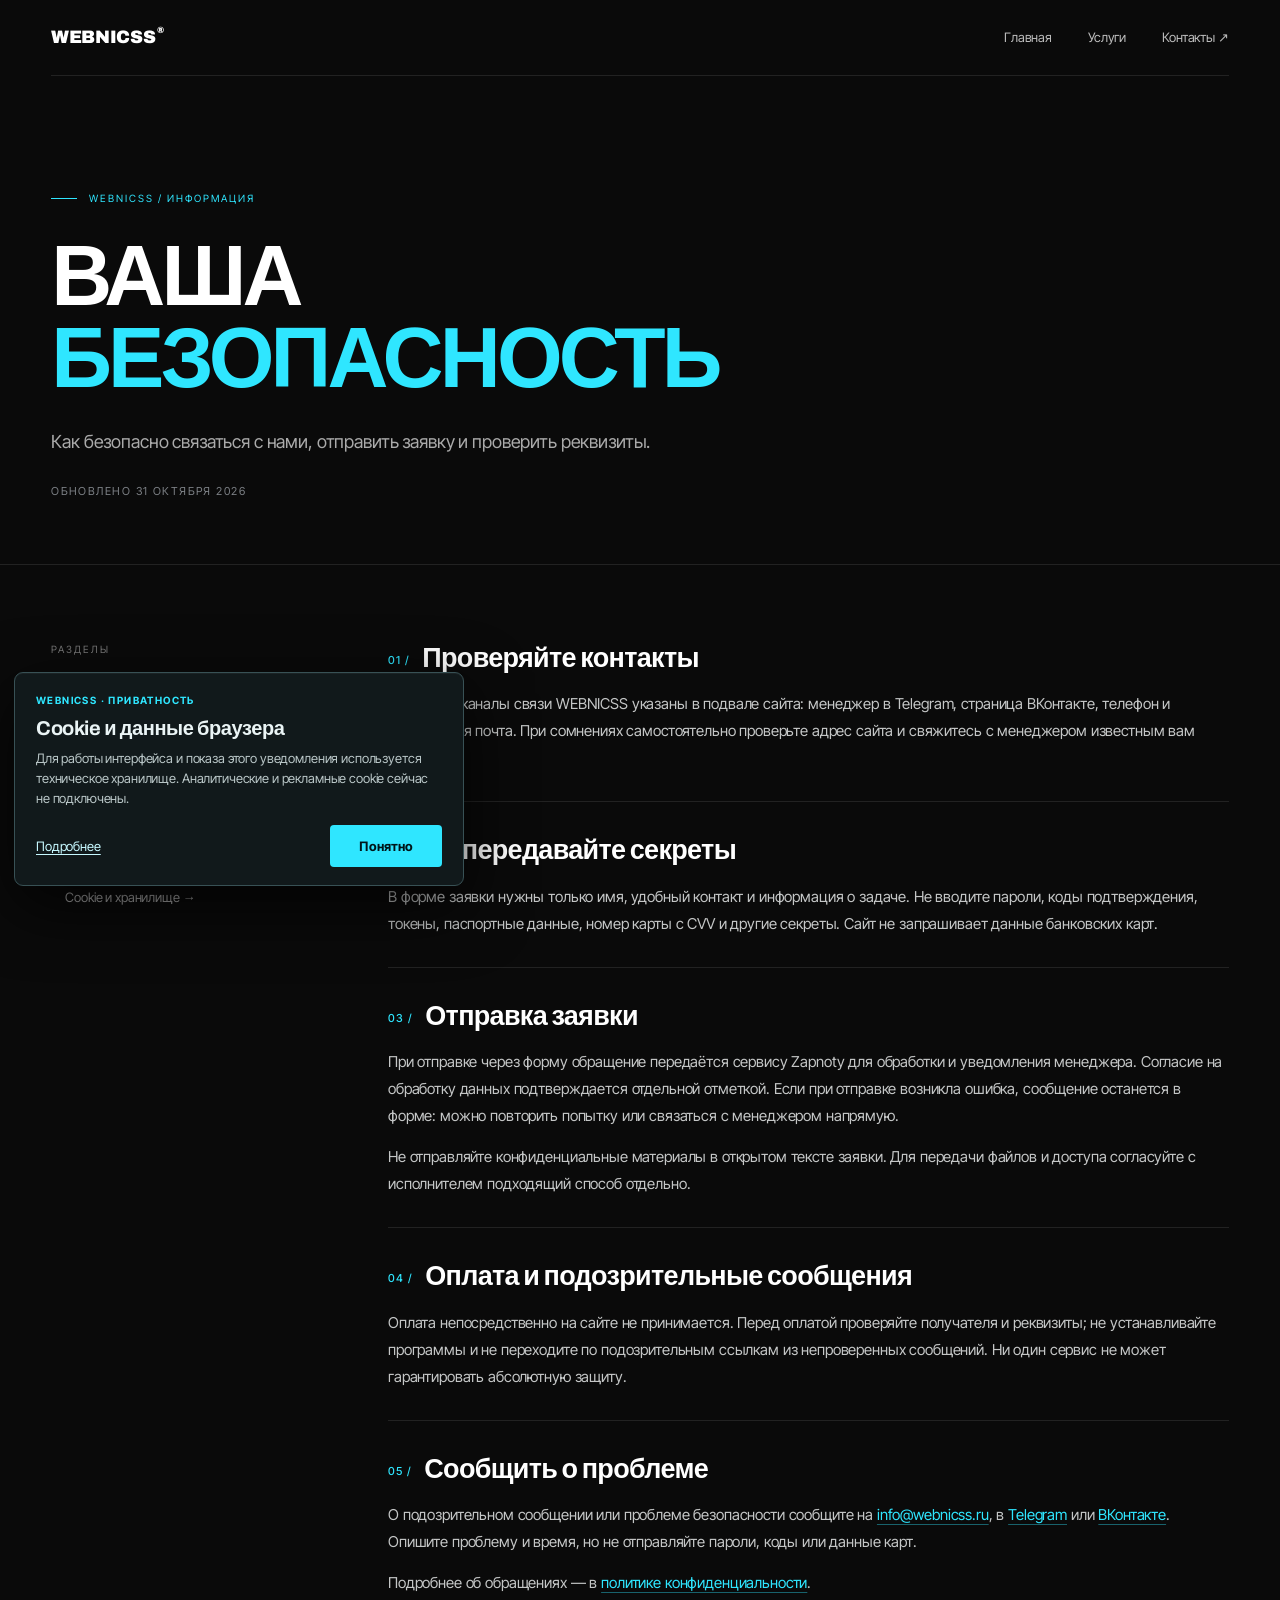
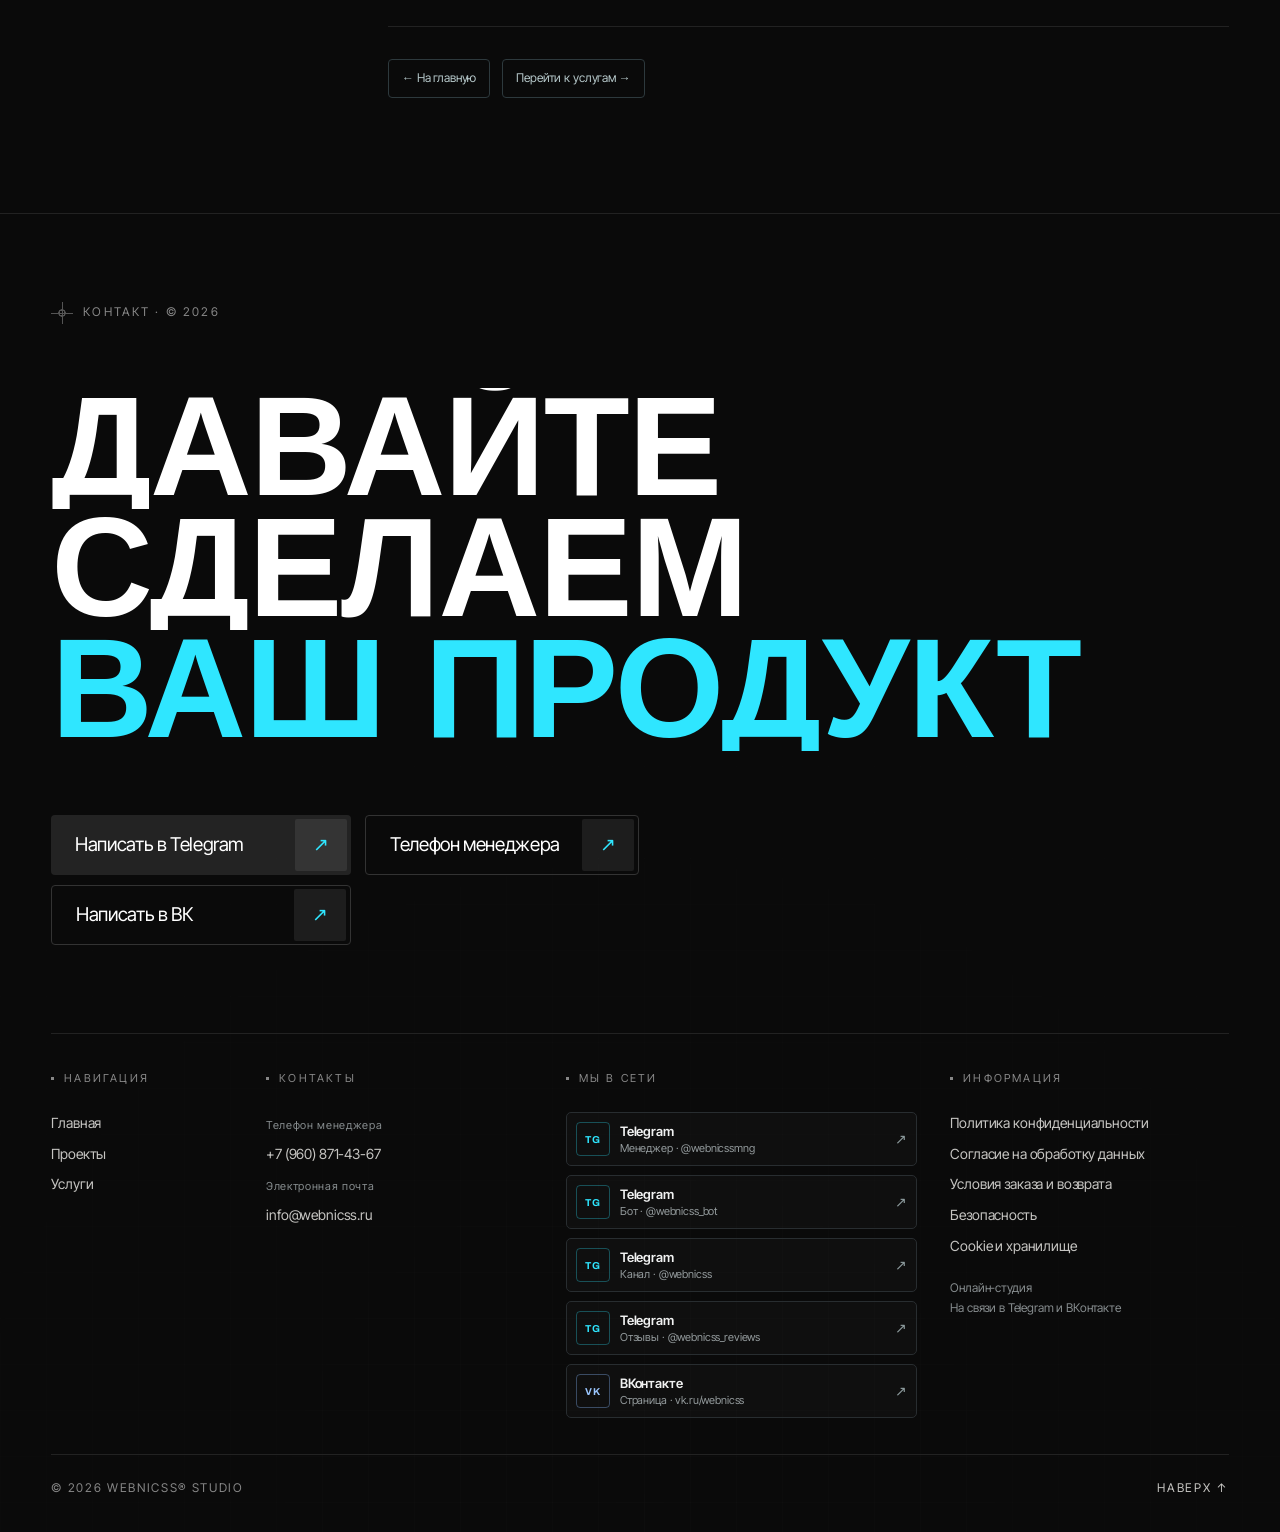
<file: security.html>
<!DOCTYPE html>
<html lang="ru">
<head>
<meta charset="UTF-8">
<meta http-equiv="Content-Security-Policy" content="default-src 'self'; script-src 'self'; style-src 'self' 'unsafe-inline'; img-src 'self' data: blob:; font-src 'self'; connect-src 'self'; object-src 'none'; frame-src 'none'; base-uri 'none'; form-action 'self'">
<meta name="referrer" content="strict-origin-when-cross-origin">
<meta name="viewport" content="width=device-width, initial-scale=1.0, viewport-fit=cover">
<title>Безопасность — WEBNICSS</title>
<meta name="description" content="Как безопасно обращаться в WEBNICSS и защитить свои данные.">
<link rel="icon" type="image/png" sizes="128x128" href="favicon.png?v=20261031">
<link rel="icon" type="image/png" sizes="192x192" href="favicon-192.png?v=20261031">
<link rel="apple-touch-icon" sizes="180x180" href="apple-touch-icon.png?v=20261031">
<link rel="stylesheet" href="fonts.css">
<link rel="stylesheet" href="styles.css?v=20261031">
<link rel="stylesheet" href="legal.css">
</head>
<body class="legal-page" id="top">
  <header class="wrap legal-nav">
    <a class="legal-logo" href="index.html" aria-label="WEBNICSS на главную">WEBNICSS<sup>®</sup></a>
    <nav class="legal-nav-links" aria-label="Основная навигация"><a href="index.html">Главная</a><a href="service.html#sites">Услуги</a><a href="index.html#contact">Контакты ↗</a></nav>
  </header>
  <main class="legal-main">
    <div class="legal-hero"><div class="wrap">
      <p class="legal-kicker">WEBNICSS / Информация</p>
      <h1 class="legal-title">ВАША<br><em>БЕЗОПАСНОСТЬ</em></h1>
      <p class="legal-lead">Как безопасно связаться с нами, отправить заявку и проверить реквизиты.</p>
      <p class="legal-meta">Обновлено 31 октября 2026</p>
    </div></div>
    <div class="wrap legal-layout">
      <aside class="legal-side"><span class="legal-side-label">Разделы</span><nav aria-label="Документы"><a href="privacy.html">Конфиденциальность →</a><a href="consent.html">Согласие на обработку →</a><a href="terms.html">Условия заказа →</a><a href="security.html" aria-current="page">Безопасность →</a><a href="cookies.html">Cookie и хранилище →</a></nav></aside>
      <article class="legal-content">
        <section class="legal-block"><h2><span>01 /</span>Проверяйте контакты</h2><p>Основные каналы связи WEBNICSS указаны в подвале сайта: менеджер в Telegram, страница ВКонтакте, телефон и электронная почта. При сомнениях самостоятельно проверьте адрес сайта и свяжитесь с менеджером известным вам способом.</p></section>
        <section class="legal-block"><h2><span>02 /</span>Не передавайте секреты</h2><p>В форме заявки нужны только имя, удобный контакт и информация о задаче. Не вводите пароли, коды подтверждения, токены, паспортные данные, номер карты с CVV и другие секреты. Сайт не запрашивает данные банковских карт.</p></section>
        <section class="legal-block"><h2><span>03 /</span>Отправка заявки</h2><p>При отправке через форму обращение передаётся сервису Zapnoty для обработки и уведомления менеджера. Согласие на обработку данных подтверждается отдельной отметкой. Если при отправке возникла ошибка, сообщение останется в форме: можно повторить попытку или связаться с менеджером напрямую.</p><p>Не отправляйте конфиденциальные материалы в открытом тексте заявки. Для передачи файлов и доступа согласуйте с исполнителем подходящий способ отдельно.</p></section>
        <section class="legal-block"><h2><span>04 /</span>Оплата и подозрительные сообщения</h2><p>Оплата непосредственно на сайте не принимается. Перед оплатой проверяйте получателя и реквизиты; не устанавливайте программы и не переходите по подозрительным ссылкам из непроверенных сообщений. Ни один сервис не может гарантировать абсолютную защиту.</p></section>
        <section class="legal-block"><h2><span>05 /</span>Сообщить о проблеме</h2><p>О подозрительном сообщении или проблеме безопасности сообщите на <a href="mailto:info@webnicss.ru">info@webnicss.ru</a>, в <a href="https://t.me/webnicssmng?text=%D0%97%D0%B4%D1%80%D0%B0%D0%B2%D1%81%D1%82%D0%B2%D1%83%D0%B9%D1%82%D0%B5%21%20%D0%A5%D0%BE%D1%87%D1%83%20%D1%81%D0%BE%D0%BE%D0%B1%D1%89%D0%B8%D1%82%D1%8C%20%D0%BE%20%D0%BF%D1%80%D0%BE%D0%B1%D0%BB%D0%B5%D0%BC%D0%B5%20%D0%B1%D0%B5%D0%B7%D0%BE%D0%BF%D0%B0%D1%81%D0%BD%D0%BE%D1%81%D1%82%D0%B8%2C%20%D1%81%D0%B2%D1%8F%D0%B7%D0%B0%D0%BD%D0%BD%D0%BE%D0%B9%20%D1%81%20WEBNICSS." target="_blank" rel="noopener noreferrer">Telegram</a> или <a href="https://vk.me/webnicss" target="_blank" rel="noopener noreferrer">ВКонтакте</a>. Опишите проблему и время, но не отправляйте пароли, коды или данные карт.</p><p>Подробнее об обращениях — в <a href="privacy.html">политике конфиденциальности</a>.</p></section>
        <div class="legal-inline-nav"><a href="index.html">← На главную</a><a href="service.html#sites">Перейти к услугам →</a></div>
      </article>
    </div>
  </main>
  <footer class="footer" id="contact" data-nav-compact>
    <div class="mosaic" data-mosaic aria-hidden="true"></div>
    <div class="wrap footer-inner">
      <p class="ac-label"><span class="crosshair sm"></span>Контакт · © 2026</p>
      <h2 class="ft-lines">
        <span class="ft-line"><span class="display">ДАВАЙТЕ</span></span>
        <span class="ft-line"><span class="display">СДЕЛАЕМ</span></span>
        <span class="ft-line"><span class="display accent-text">ВАШ ПРОДУКТ</span></span>
      </h2>
      <div class="ft-cta">
        <div class="contact-actions">
          <a href="https://t.me/webnicssmng?text=%D0%97%D0%B4%D1%80%D0%B0%D0%B2%D1%81%D1%82%D0%B2%D1%83%D0%B9%D1%82%D0%B5%21%20%D0%A3%20%D0%BC%D0%B5%D0%BD%D1%8F%20%D0%B2%D0%BE%D0%BF%D1%80%D0%BE%D1%81%20%D0%BE%20%D0%B1%D0%B5%D0%B7%D0%BE%D0%BF%D0%B0%D1%81%D0%BD%D0%BE%D1%81%D1%82%D0%B8%20%D0%B8%20%D0%BA%D0%BE%D0%BD%D1%82%D0%B0%D0%BA%D1%82%D0%B0%D1%85%20WEBNICSS." target="_blank" rel="noopener noreferrer" class="btn-chip big" data-cursor>
            <span class="btn-label">Написать в Telegram</span><span class="btn-arrow" aria-hidden="true">↗</span>
          </a>
          <a href="https://vk.me/webnicss" target="_blank" rel="noopener noreferrer" class="btn-chip big ghost" data-cursor>
            <span class="btn-label">Написать в ВК</span><span class="btn-arrow" aria-hidden="true">↗</span>
          </a>
        </div>
        <a href="tel:+79608714367" class="btn-chip big ghost" data-cursor>
          <span class="btn-label">Телефон менеджера</span><span class="btn-arrow" aria-hidden="true">↗</span>
        </a>
      </div>
      <div class="ft-grid">
        <nav class="ft-col" aria-label="Навигация в подвале">
          <span class="ft-h"><i class="sq"></i>Навигация</span>
          <a class="ul" href="index.html">Главная</a>
          <a class="ul" href="projects.html#projects-list">Проекты</a>
          <a class="ul" href="service.html#sites">Услуги</a>
        </nav>
        <div class="ft-col">
          <span class="ft-h"><i class="sq"></i>Контакты</span>
          <span class="ft-caption">Телефон менеджера</span>
          <a class="ul ft-contact-value" href="tel:+79608714367">+7 (960) 871-43-67</a>
          <span class="ft-caption">Электронная почта</span>
          <a class="ul ft-contact-value" href="mailto:info@webnicss.ru">info@webnicss.ru</a>
        </div>
        <nav class="ft-col" aria-label="Социальные сети">
          <span class="ft-h"><i class="sq"></i>Мы в сети</span>
          <a class="ft-social" href="https://t.me/webnicssmng?text=%D0%97%D0%B4%D1%80%D0%B0%D0%B2%D1%81%D1%82%D0%B2%D1%83%D0%B9%D1%82%D0%B5%21%20%D0%A3%20%D0%BC%D0%B5%D0%BD%D1%8F%20%D0%B2%D0%BE%D0%BF%D1%80%D0%BE%D1%81%20%D0%BE%20%D0%B1%D0%B5%D0%B7%D0%BE%D0%BF%D0%B0%D1%81%D0%BD%D0%BE%D1%81%D1%82%D0%B8%20%D0%B8%20%D0%BA%D0%BE%D0%BD%D1%82%D0%B0%D0%BA%D1%82%D0%B0%D1%85%20WEBNICSS." target="_blank" rel="noopener noreferrer">
            <span class="ft-social-icon" aria-hidden="true">TG</span><span class="ft-social-text"><b>Telegram</b><small>Менеджер · @webnicssmng</small></span><span class="ft-social-arrow" aria-hidden="true">↗</span>
          </a>
          <a class="ft-social" href="https://t.me/webnicss_bot" target="_blank" rel="noopener noreferrer">
            <span class="ft-social-icon" aria-hidden="true">TG</span><span class="ft-social-text"><b>Telegram</b><small>Бот · @webnicss_bot</small></span><span class="ft-social-arrow" aria-hidden="true">↗</span>
          </a>
          <a class="ft-social" href="https://t.me/webnicss" target="_blank" rel="noopener noreferrer">
            <span class="ft-social-icon" aria-hidden="true">TG</span><span class="ft-social-text"><b>Telegram</b><small>Канал · @webnicss</small></span><span class="ft-social-arrow" aria-hidden="true">↗</span>
          </a>
          <a class="ft-social" href="https://t.me/webnicss_reviews" target="_blank" rel="noopener noreferrer">
            <span class="ft-social-icon" aria-hidden="true">TG</span><span class="ft-social-text"><b>Telegram</b><small>Отзывы · @webnicss_reviews</small></span><span class="ft-social-arrow" aria-hidden="true">↗</span>
          </a>
          <a class="ft-social" href="https://vk.ru/webnicss" target="_blank" rel="noopener noreferrer">
            <span class="ft-social-icon vk" aria-hidden="true">VK</span><span class="ft-social-text"><b>ВКонтакте</b><small>Страница · vk.ru/webnicss</small></span><span class="ft-social-arrow" aria-hidden="true">↗</span>
          </a>
        </nav>
        <nav class="ft-col" aria-label="Документы и безопасность">
          <span class="ft-h"><i class="sq"></i>Информация</span>
          <a class="ul" href="privacy.html">Политика конфиденциальности</a>
          <a class="ul" href="consent.html">Согласие на обработку данных</a>
          <a class="ul" href="terms.html">Условия заказа и возврата</a>
          <a class="ul" href="security.html">Безопасность</a>
          <a class="ul" href="cookies.html">Cookie и хранилище</a>
          <span class="ft-note">Онлайн-студия<br>На связи в Telegram и ВКонтакте</span>
        </nav>
      </div>
      <div class="ft-bottom">
        <span>© 2026 WEBNICSS® STUDIO</span>
        <a class="to-top" href="#top">Наверх ↑</a>
      </div>
    </div>
  </footer>
<aside id="cookieNotice" class="cookie-notice" role="region" aria-labelledby="cookieNoticeTitle" hidden>
  <div class="cookie-notice__eyebrow">WEBNICSS · приватность</div>
  <h2 class="cookie-notice__title" id="cookieNoticeTitle">Cookie и данные браузера</h2>
  <p class="cookie-notice__text">Для работы интерфейса и показа этого уведомления используется техническое хранилище. Аналитические и рекламные cookie сейчас не подключены.</p>
  <div class="cookie-notice__actions"><a class="cookie-notice__link" href="cookies.html">Подробнее</a><button class="cookie-notice__button" id="cookieNoticeDismiss" type="button">Понятно</button></div>
</aside>
<script src="cookie-notice.js"></script>
</body>
</html>
</file>
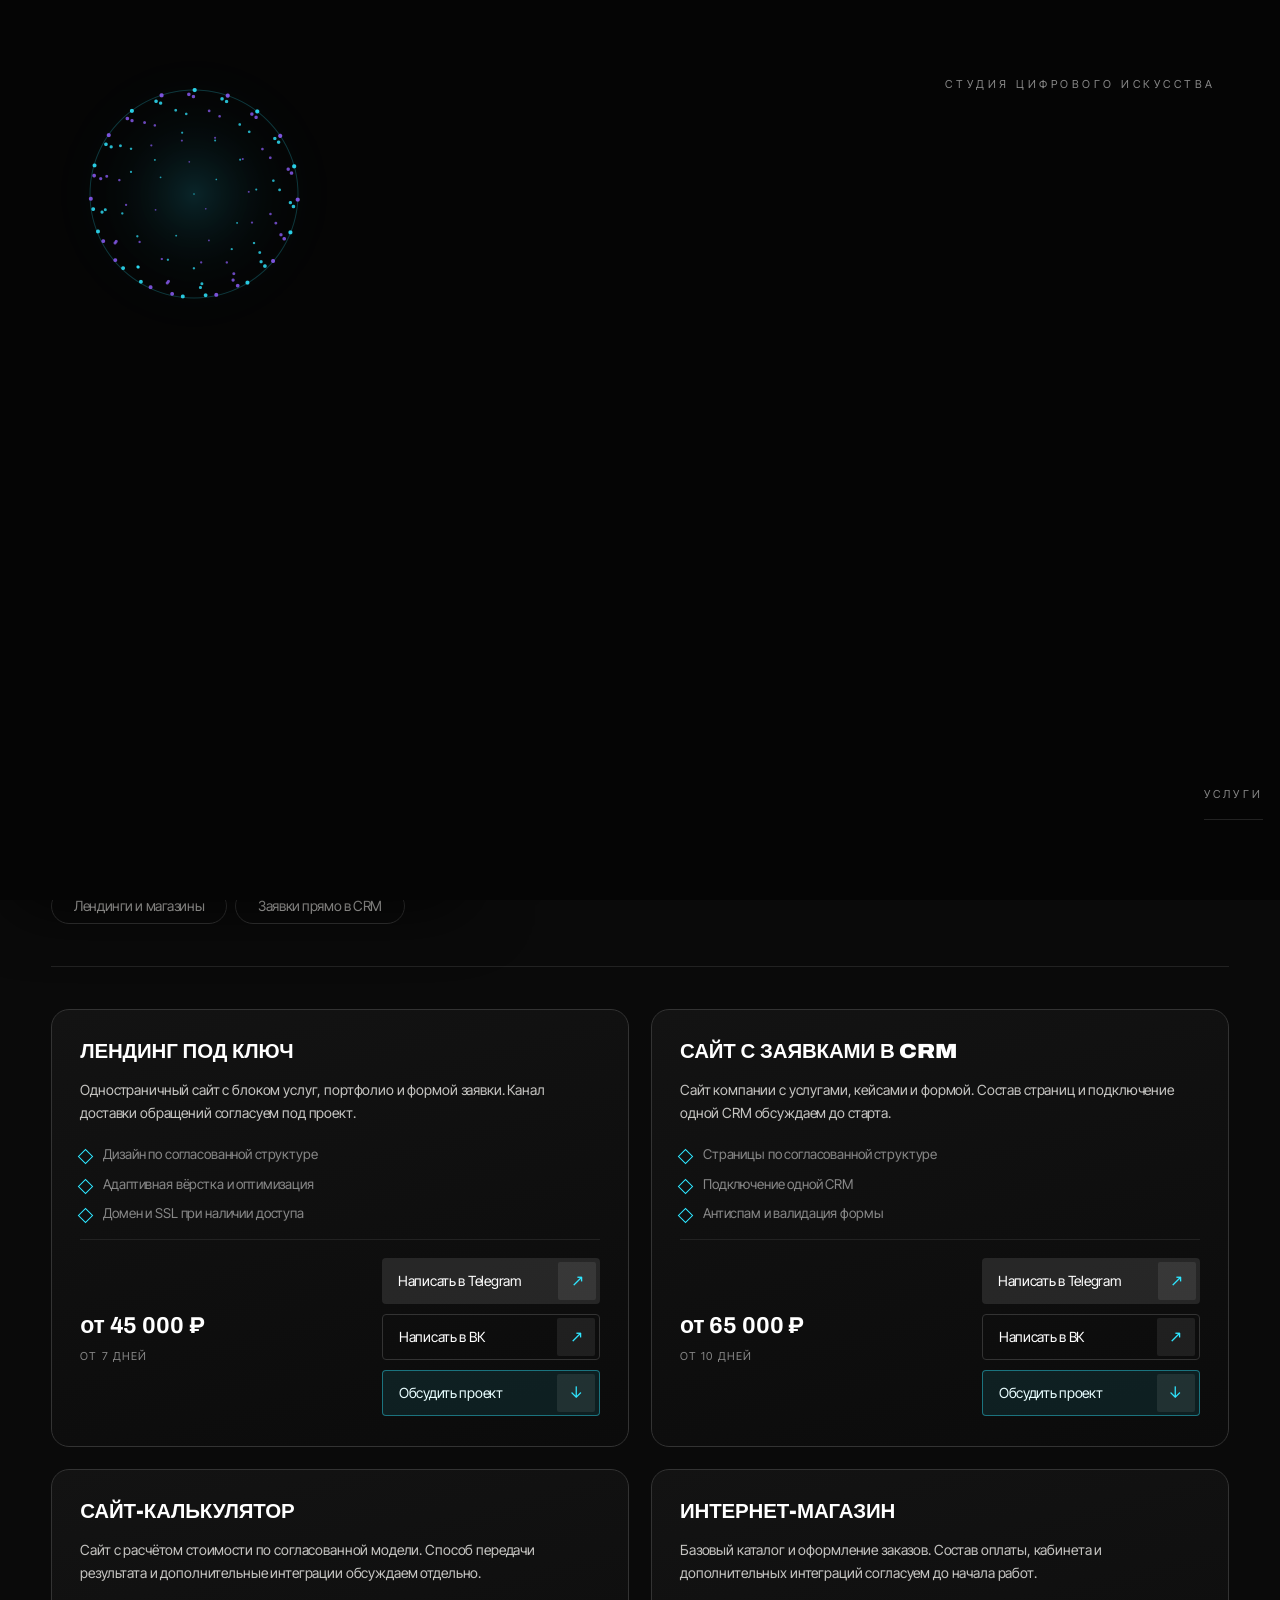
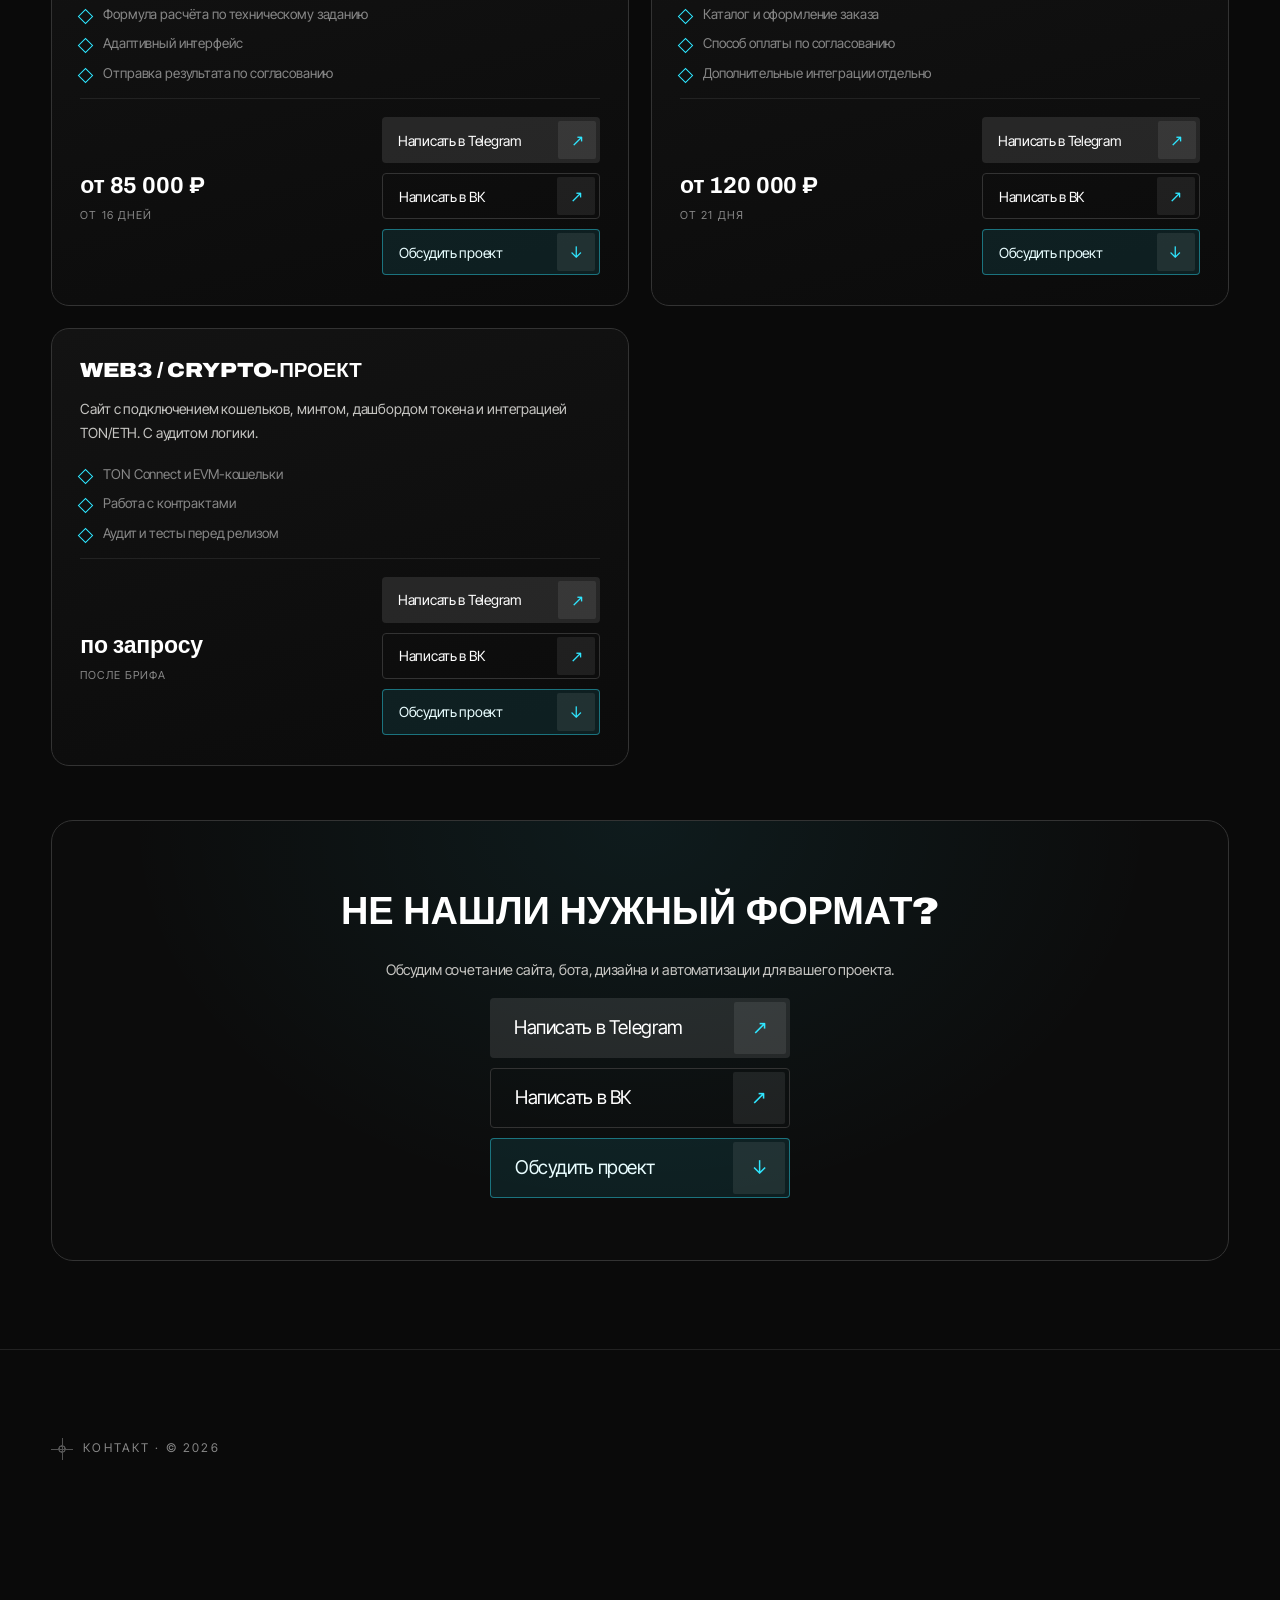
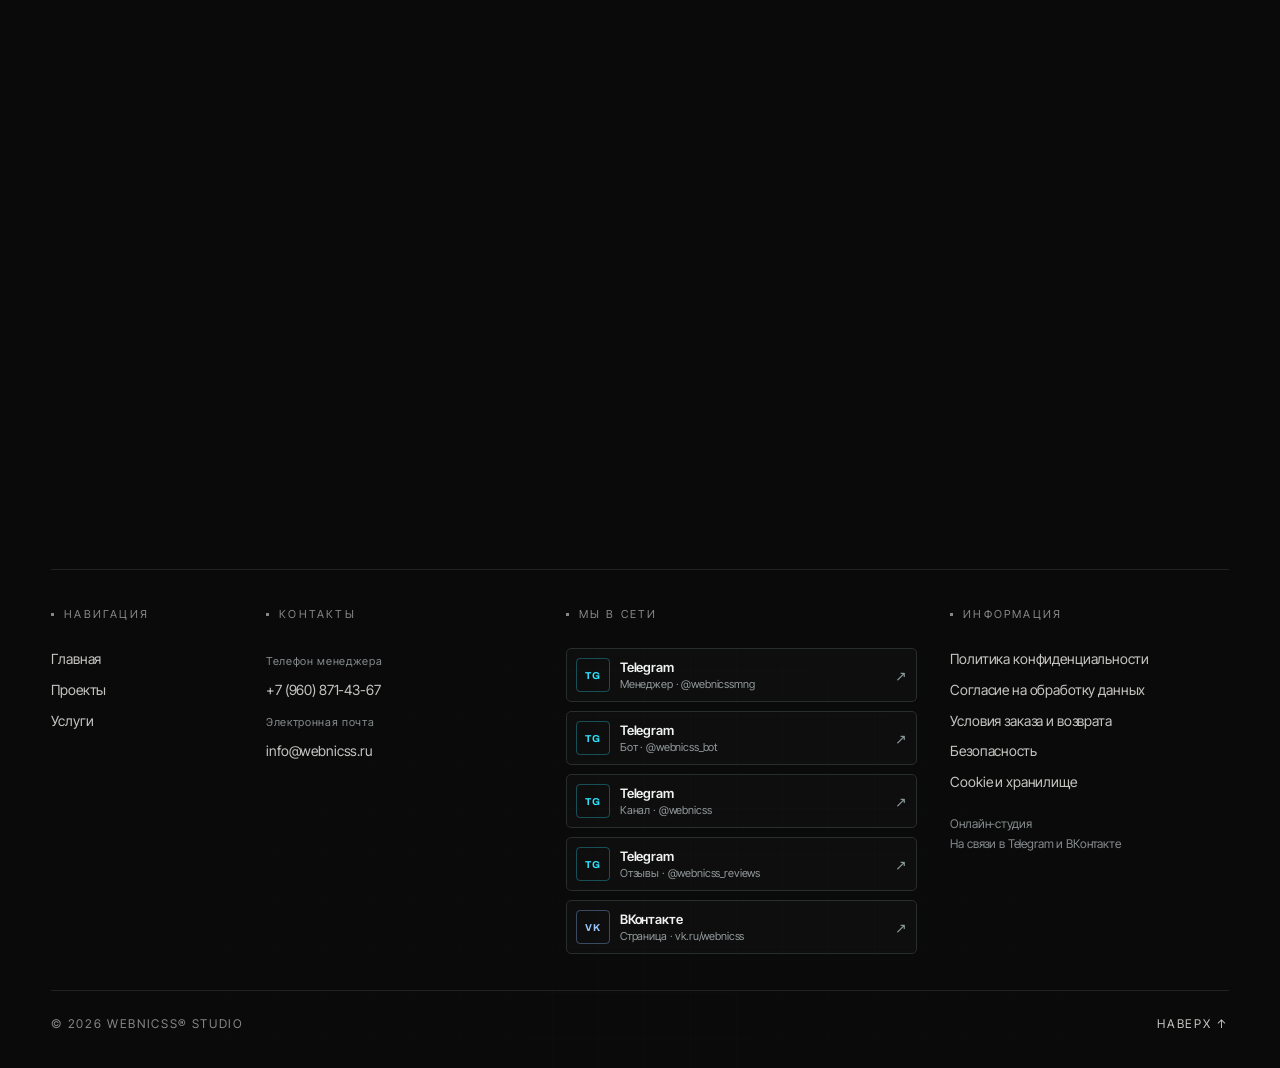
<file: service.html>
<!DOCTYPE html>
<html lang="ru">
<head>
<meta charset="UTF-8">
<meta http-equiv="Content-Security-Policy" content="default-src 'self'; script-src 'self'; style-src 'self' 'unsafe-inline'; img-src 'self' data: blob:; font-src 'self'; connect-src 'self'; object-src 'none'; frame-src 'none'; base-uri 'none'; form-action 'self'">
<meta name="referrer" content="strict-origin-when-cross-origin">
<meta name="viewport" content="width=device-width, initial-scale=1.0, viewport-fit=cover">
<title>Услуги — WEBNICSS®</title>
<meta name="description" content="Услуги студии WEBNICSS: сайты, Telegram-боты, дизайн, 3D, видео и автоматизация.">
<link rel="icon" type="image/png" sizes="128x128" href="favicon.png?v=20261031">
<link rel="icon" type="image/png" sizes="192x192" href="favicon-192.png?v=20261031">
<link rel="apple-touch-icon" sizes="180x180" href="apple-touch-icon.png?v=20261031">
<link rel="stylesheet" href="fonts.css">
<link rel="stylesheet" href="styles.css?v=20261031">
<script src="bootstrap.js"></script>

</head>
<body class="is-loading" data-loader-label="Услуги">

<div class="cursor" aria-hidden="true"></div>

<header class="nav">
  <a class="nav-logo" href="index.html" aria-label="WEBNICSS на главную">WEBNICSS<sup>®</sup></a>
  <div class="nav-info">
    <p>Студия цифрового искусства<br>работаем по всему миру</p>
    <p>Онлайн-студия без границ<br><span data-clock>00:00:00 · UTC+3</span></p>
  </div>
</header>

<button class="menu-btn" id="menuBtn" aria-expanded="false" aria-controls="menu">
  <span class="menu-ico"><i></i><i></i><i></i></span><span class="menu-label">МЕНЮ</span>
</button>

<div class="menu" id="menu" aria-hidden="true">
  <div class="menu-scrim" data-menu-close></div>
  <aside class="menu-panel">
    <div class="menu-head">
      <span><i class="sq"></i>Меню</span>
      <span><i class="sq"></i>WEBNICSS</span>
    </div>
    <nav class="menu-list" id="menuList"></nav>
  </aside>
</div>

<!-- загрузчик -->
<div class="loader" aria-hidden="true">
  <div class="ld-curtain ld-back"></div>
  <div class="ld-curtain ld-front"></div>
  <div class="ld-content">
    <div class="ld-top">
      <div class="ld-sphere-wrap">
        <canvas class="ld-sphere" width="520" height="520"></canvas>
      </div>
      <span class="ld-tag">студия цифрового искусства</span>
    </div>
    <div class="ld-foot">
      <div class="ld-name">
        <span class="ld-name-char">W</span><span class="ld-name-char">E</span><span class="ld-name-char">B</span><span class="ld-name-char">N</span><span class="ld-name-char">I</span><span class="ld-name-char">C</span><span class="ld-name-char">S</span><span class="ld-name-char">S</span>
      </div>
      <div class="ld-meta">
        <span class="ld-page" data-loader-bar>Услуги</span>
        <span class="ld-line"><b data-loader-line></b></span>
      </div>
    </div>
  </div>
</div>

<main>

  <section class="page-head">
    <div class="wrap">
      <div class="crumb-row">
        <nav class="crumbs" aria-label="Хлебные крошки">
          <a href="index.html">Главная</a><i>/</i><span>Услуги</span>
        </nav>
        <a class="home-btn" href="index.html" data-cursor>
          <svg width="14" height="14" viewBox="0 0 24 24" fill="none" stroke="currentColor" stroke-width="2" stroke-linecap="round" stroke-linejoin="round"><path d="M19 12H5M12 19l-7-7 7-7"/></svg>
          На главную
        </a>
      </div>
      <p class="ac-label" data-reveal="soft"><span class="crosshair sm"></span>Каталог услуг студии</p>
      <h1 class="page-display" data-intro>ЧТО МЫ <em>ДЕЛАЕМ</em></h1>
      <p class="page-lead" data-reveal="soft">
        Выберите направление и подходящий формат работы. Цены и сроки ориентировочные: уточним их после обсуждения задачи.
      </p>
    </div>
  </section>

  <section class="page-section sv-page">
    <div class="wrap">
      <div class="sv-pills" id="svPills"></div>
      <div id="svRoot"></div>
    </div>
  </section>

  <!-- ============ ФУТЕР / КОНТАКТ ============ -->
  <footer class="footer" id="contact" data-nav-compact>
    <div class="mosaic" data-mosaic aria-hidden="true"></div>
    <div class="wrap footer-inner">
      <p class="ac-label"><span class="crosshair sm"></span>Контакт · © 2026</p>
      <h2 class="ft-lines">
        <span class="ft-line"><span class="display">ДАВАЙТЕ</span></span>
        <span class="ft-line"><span class="display">СДЕЛАЕМ</span></span>
        <span class="ft-line"><span class="display accent-text">ВАШ ПРОДУКТ</span></span>
      </h2>
      <div class="ft-cta">
        <div class="contact-actions">
          <a href="https://t.me/webnicssmng?text=%D0%97%D0%B4%D1%80%D0%B0%D0%B2%D1%81%D1%82%D0%B2%D1%83%D0%B9%D1%82%D0%B5%21%20%D0%9C%D0%B5%D0%BD%D1%8F%20%D0%B8%D0%BD%D1%82%D0%B5%D1%80%D0%B5%D1%81%D1%83%D1%8E%D1%82%20%D1%83%D1%81%D0%BB%D1%83%D0%B3%D0%B8%20WEBNICSS.%20%D0%A5%D0%BE%D1%87%D1%83%20%D0%BE%D0%B1%D1%81%D1%83%D0%B4%D0%B8%D1%82%D1%8C%20%D1%81%D0%B2%D0%BE%D1%8E%20%D0%B7%D0%B0%D0%B4%D0%B0%D1%87%D1%83." target="_blank" rel="noopener noreferrer" class="btn-chip big" data-cursor data-service-contact>
            <span class="btn-label">Написать в Telegram</span><span class="btn-arrow" aria-hidden="true">↗</span>
          </a>
          <a href="https://vk.me/webnicss" target="_blank" rel="noopener noreferrer" class="btn-chip big ghost" data-cursor>
            <span class="btn-label">Написать в ВК</span><span class="btn-arrow" aria-hidden="true">↗</span>
          </a>
        </div>
        <a href="tel:+79608714367" class="btn-chip big ghost" data-cursor>
          <span class="btn-label">Телефон менеджера</span><span class="btn-arrow" aria-hidden="true">↗</span>
        </a>
      </div>
      <div class="ft-grid">
        <nav class="ft-col" aria-label="Навигация в подвале">
          <span class="ft-h"><i class="sq"></i>Навигация</span>
          <a class="ul" href="index.html">Главная</a>
          <a class="ul" href="projects.html#projects-list">Проекты</a>
          <a class="ul" href="service.html#sites">Услуги</a>
        </nav>
        <div class="ft-col">
          <span class="ft-h"><i class="sq"></i>Контакты</span>
          <span class="ft-caption">Телефон менеджера</span>
          <a class="ul ft-contact-value" href="tel:+79608714367">+7 (960) 871-43-67</a>
          <span class="ft-caption">Электронная почта</span>
          <a class="ul ft-contact-value" href="mailto:info@webnicss.ru">info@webnicss.ru</a>
        </div>
        <nav class="ft-col" aria-label="Социальные сети">
          <span class="ft-h"><i class="sq"></i>Мы в сети</span>
          <a class="ft-social" href="https://t.me/webnicssmng?text=%D0%97%D0%B4%D1%80%D0%B0%D0%B2%D1%81%D1%82%D0%B2%D1%83%D0%B9%D1%82%D0%B5%21%20%D0%9C%D0%B5%D0%BD%D1%8F%20%D0%B8%D0%BD%D1%82%D0%B5%D1%80%D0%B5%D1%81%D1%83%D1%8E%D1%82%20%D1%83%D1%81%D0%BB%D1%83%D0%B3%D0%B8%20WEBNICSS.%20%D0%A5%D0%BE%D1%87%D1%83%20%D0%BE%D0%B1%D1%81%D1%83%D0%B4%D0%B8%D1%82%D1%8C%20%D1%81%D0%B2%D0%BE%D1%8E%20%D0%B7%D0%B0%D0%B4%D0%B0%D1%87%D1%83." target="_blank" rel="noopener noreferrer" data-service-contact>
            <span class="ft-social-icon" aria-hidden="true">TG</span><span class="ft-social-text"><b>Telegram</b><small>Менеджер · @webnicssmng</small></span><span class="ft-social-arrow" aria-hidden="true">↗</span>
          </a>
          <a class="ft-social" href="https://t.me/webnicss_bot" target="_blank" rel="noopener noreferrer">
            <span class="ft-social-icon" aria-hidden="true">TG</span><span class="ft-social-text"><b>Telegram</b><small>Бот · @webnicss_bot</small></span><span class="ft-social-arrow" aria-hidden="true">↗</span>
          </a>
          <a class="ft-social" href="https://t.me/webnicss" target="_blank" rel="noopener noreferrer">
            <span class="ft-social-icon" aria-hidden="true">TG</span><span class="ft-social-text"><b>Telegram</b><small>Канал · @webnicss</small></span><span class="ft-social-arrow" aria-hidden="true">↗</span>
          </a>
          <a class="ft-social" href="https://t.me/webnicss_reviews" target="_blank" rel="noopener noreferrer">
            <span class="ft-social-icon" aria-hidden="true">TG</span><span class="ft-social-text"><b>Telegram</b><small>Отзывы · @webnicss_reviews</small></span><span class="ft-social-arrow" aria-hidden="true">↗</span>
          </a>
          <a class="ft-social" href="https://vk.ru/webnicss" target="_blank" rel="noopener noreferrer">
            <span class="ft-social-icon vk" aria-hidden="true">VK</span><span class="ft-social-text"><b>ВКонтакте</b><small>Страница · vk.ru/webnicss</small></span><span class="ft-social-arrow" aria-hidden="true">↗</span>
          </a>
        </nav>
        <nav class="ft-col" aria-label="Документы и безопасность">
          <span class="ft-h"><i class="sq"></i>Информация</span>
          <a class="ul" href="privacy.html">Политика конфиденциальности</a>
          <a class="ul" href="consent.html">Согласие на обработку данных</a>
          <a class="ul" href="terms.html">Условия заказа и возврата</a>
          <a class="ul" href="security.html">Безопасность</a>
          <a class="ul" href="cookies.html">Cookie и хранилище</a>
          <span class="ft-note">Онлайн-студия<br>На связи в Telegram и ВКонтакте</span>
        </nav>
      </div>
      <div class="ft-bottom">
        <span>© 2026 WEBNICSS® STUDIO</span>
        <button class="to-top" data-cursor>Наверх ↑</button>
      </div>
    </div>
  </footer>

</main>

<script src="gsap.min.js"></script>
<script src="ScrollTrigger.min.js"></script>
<script src="lenis.min.js"></script>
<script src="main.js?v=20261031"></script>
<aside id="cookieNotice" class="cookie-notice" role="region" aria-labelledby="cookieNoticeTitle" hidden>
  <div class="cookie-notice__eyebrow">WEBNICSS · приватность</div>
  <h2 class="cookie-notice__title" id="cookieNoticeTitle">Cookie и данные браузера</h2>
  <p class="cookie-notice__text">Для работы интерфейса и показа этого уведомления используется техническое хранилище. Аналитические и рекламные cookie сейчас не подключены.</p>
  <div class="cookie-notice__actions"><a class="cookie-notice__link" href="cookies.html">Подробнее</a><button class="cookie-notice__button" id="cookieNoticeDismiss" type="button">Понятно</button></div>
</aside>
<script src="cookie-notice.js"></script>
</body>
</html>
</file>
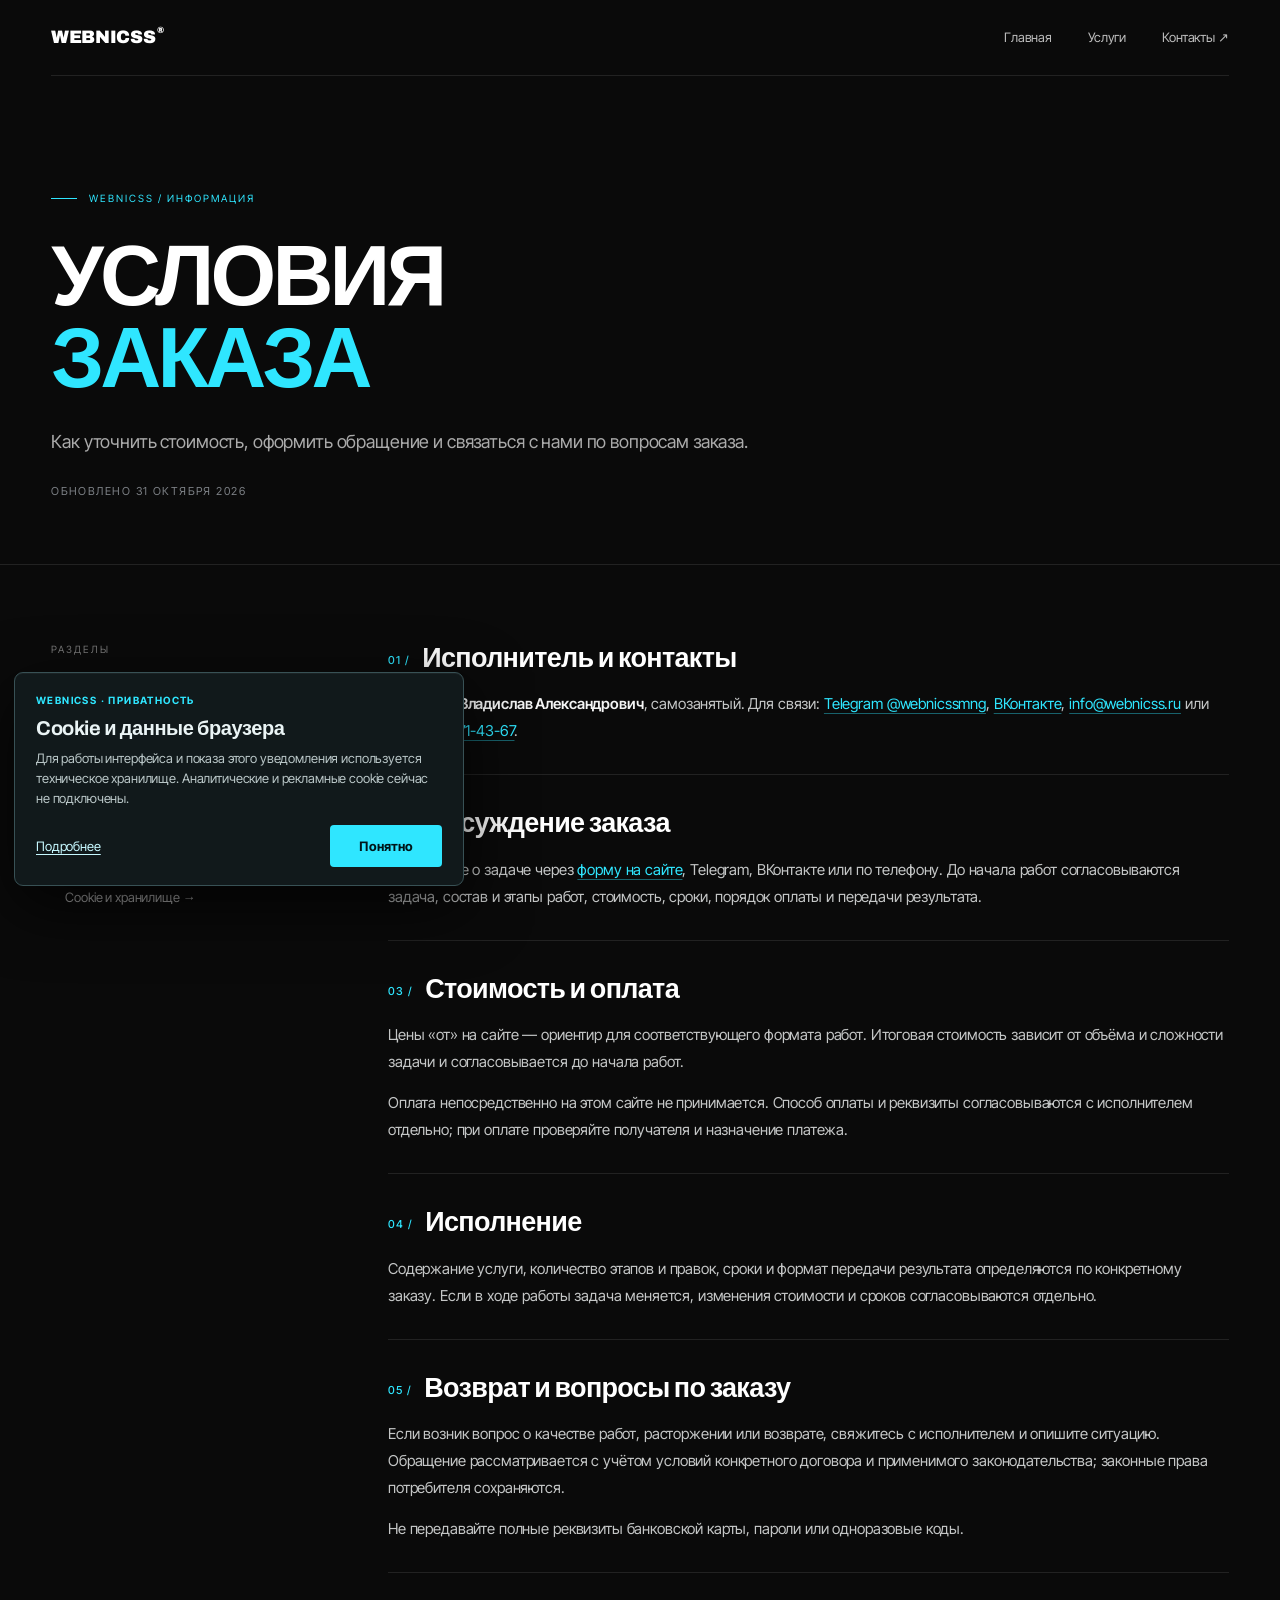
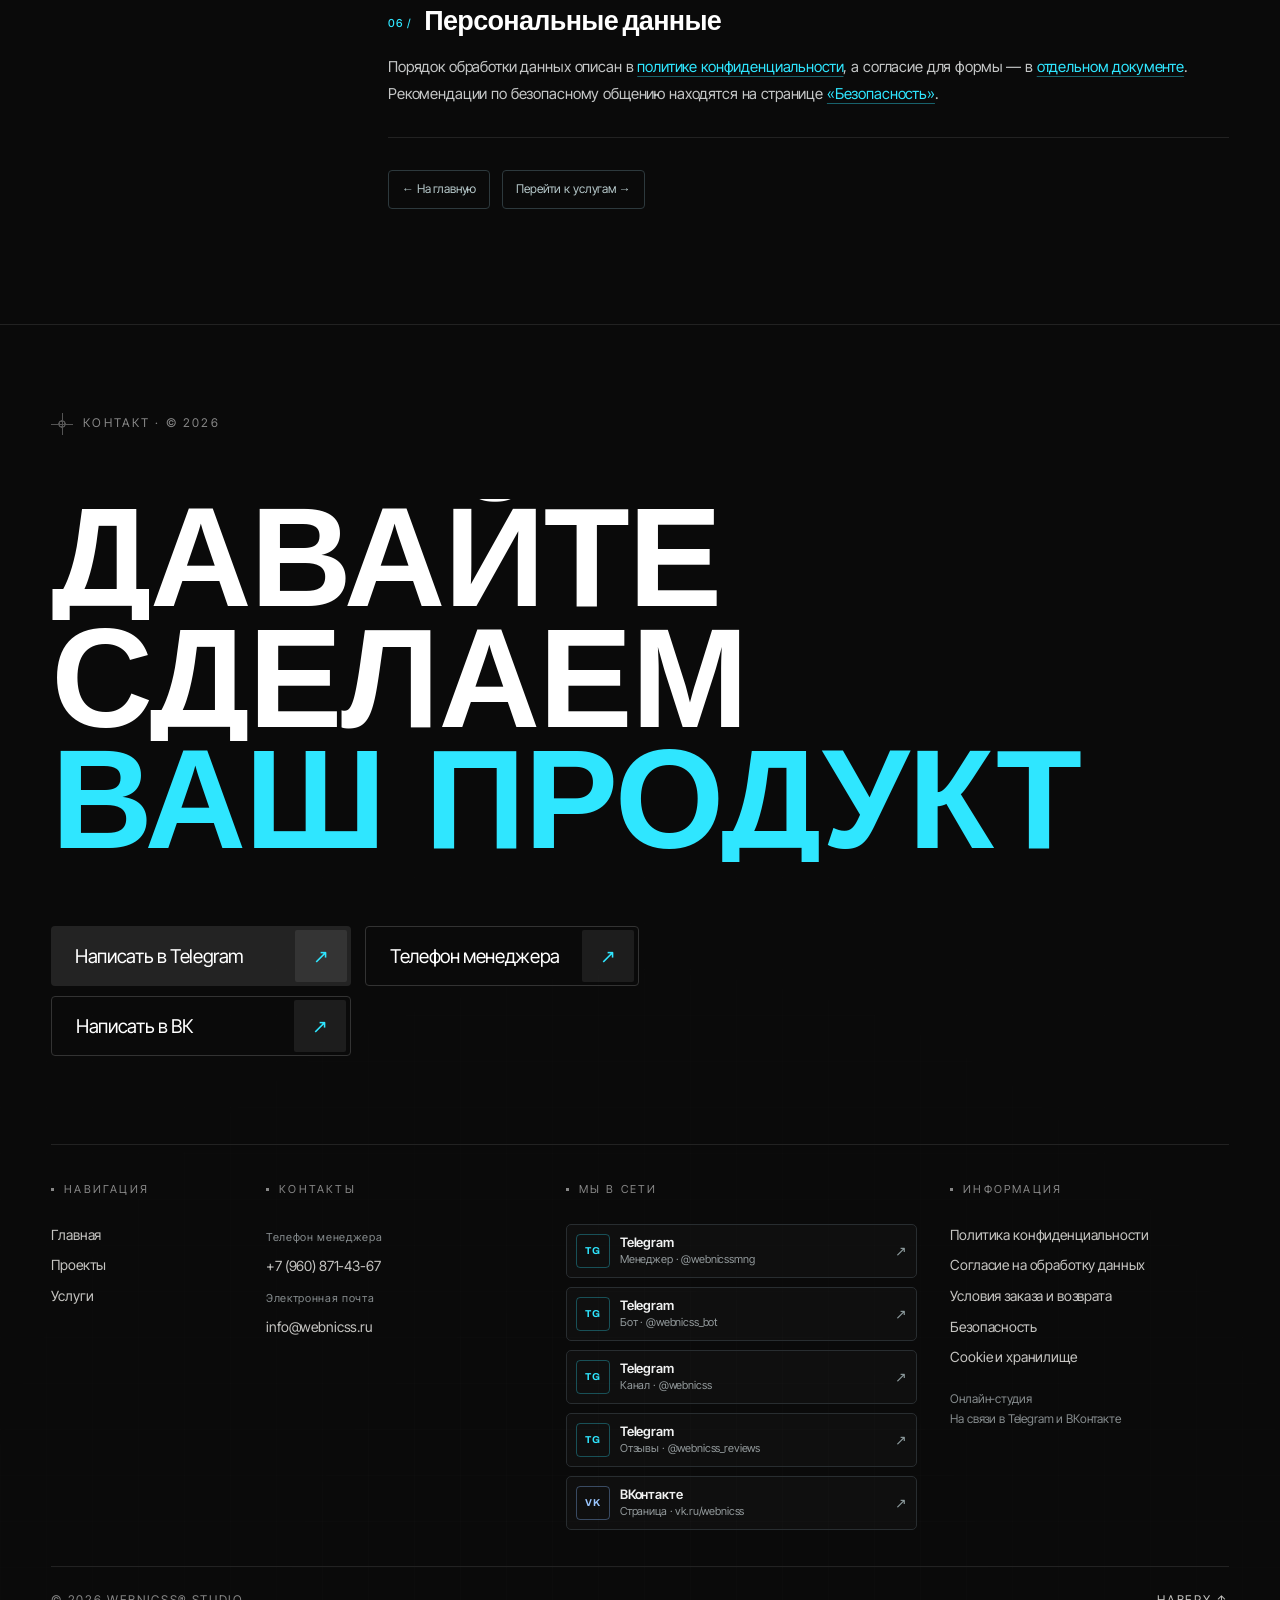
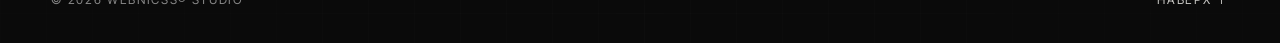
<file: terms.html>
<!DOCTYPE html>
<html lang="ru">
<head>
<meta charset="UTF-8">
<meta http-equiv="Content-Security-Policy" content="default-src 'self'; script-src 'self'; style-src 'self' 'unsafe-inline'; img-src 'self' data: blob:; font-src 'self'; connect-src 'self'; object-src 'none'; frame-src 'none'; base-uri 'none'; form-action 'self'">
<meta name="referrer" content="strict-origin-when-cross-origin">
<meta name="viewport" content="width=device-width, initial-scale=1.0, viewport-fit=cover">
<title>Условия заказа и возврата — WEBNICSS</title>
<meta name="description" content="Информация о заказах, согласовании условий и возвратах WEBNICSS.">
<link rel="icon" type="image/png" sizes="128x128" href="favicon.png?v=20261031">
<link rel="icon" type="image/png" sizes="192x192" href="favicon-192.png?v=20261031">
<link rel="apple-touch-icon" sizes="180x180" href="apple-touch-icon.png?v=20261031">
<link rel="stylesheet" href="fonts.css">
<link rel="stylesheet" href="styles.css?v=20261031">
<link rel="stylesheet" href="legal.css">
</head>
<body class="legal-page" id="top">
  <header class="wrap legal-nav">
    <a class="legal-logo" href="index.html" aria-label="WEBNICSS на главную">WEBNICSS<sup>®</sup></a>
    <nav class="legal-nav-links" aria-label="Основная навигация"><a href="index.html">Главная</a><a href="service.html#sites">Услуги</a><a href="index.html#contact">Контакты ↗</a></nav>
  </header>
  <main class="legal-main">
    <div class="legal-hero"><div class="wrap">
      <p class="legal-kicker">WEBNICSS / Информация</p>
      <h1 class="legal-title">УСЛОВИЯ<br><em>ЗАКАЗА</em></h1>
      <p class="legal-lead">Как уточнить стоимость, оформить обращение и связаться с нами по вопросам заказа.</p>
      <p class="legal-meta">Обновлено 31 октября 2026</p>
    </div></div>
    <div class="wrap legal-layout">
      <aside class="legal-side"><span class="legal-side-label">Разделы</span><nav aria-label="Документы"><a href="privacy.html">Конфиденциальность →</a><a href="consent.html">Согласие на обработку →</a><a href="terms.html" aria-current="page">Условия заказа →</a><a href="security.html">Безопасность →</a><a href="cookies.html">Cookie и хранилище →</a></nav></aside>
      <article class="legal-content">
        <section class="legal-block"><h2><span>01 /</span>Исполнитель и контакты</h2><p><strong>Карпович Владислав Александрович</strong>, самозанятый. Для связи: <a href="https://t.me/webnicssmng?text=%D0%97%D0%B4%D1%80%D0%B0%D0%B2%D1%81%D1%82%D0%B2%D1%83%D0%B9%D1%82%D0%B5%21%20%D0%A3%20%D0%BC%D0%B5%D0%BD%D1%8F%20%D0%B2%D0%BE%D0%BF%D1%80%D0%BE%D1%81%20%D0%BF%D0%BE%20%D0%BA%D0%BE%D0%BD%D1%82%D0%B0%D0%BA%D1%82%D0%B0%D0%BC%20%D0%B8%20%D1%83%D1%81%D0%BB%D0%BE%D0%B2%D0%B8%D1%8F%D0%BC%20%D1%80%D0%B0%D0%B1%D0%BE%D1%82%D1%8B%20WEBNICSS." target="_blank" rel="noopener noreferrer">Telegram @webnicssmng</a>, <a href="https://vk.me/webnicss" target="_blank" rel="noopener noreferrer">ВКонтакте</a>, <a href="mailto:info@webnicss.ru">info@webnicss.ru</a> или <a href="tel:+79608714367">+7 (960) 871-43-67</a>.</p></section>
        <section class="legal-block"><h2><span>02 /</span>Обсуждение заказа</h2><p>Расскажите о задаче через <a href="index.html#project-form">форму на сайте</a>, Telegram, ВКонтакте или по телефону. До начала работ согласовываются задача, состав и этапы работ, стоимость, сроки, порядок оплаты и передачи результата.</p></section>
        <section class="legal-block"><h2><span>03 /</span>Стоимость и оплата</h2><p>Цены «от» на сайте — ориентир для соответствующего формата работ. Итоговая стоимость зависит от объёма и сложности задачи и согласовывается до начала работ.</p><p>Оплата непосредственно на этом сайте не принимается. Способ оплаты и реквизиты согласовываются с исполнителем отдельно; при оплате проверяйте получателя и назначение платежа.</p></section>
        <section class="legal-block"><h2><span>04 /</span>Исполнение</h2><p>Содержание услуги, количество этапов и правок, сроки и формат передачи результата определяются по конкретному заказу. Если в ходе работы задача меняется, изменения стоимости и сроков согласовываются отдельно.</p></section>
        <section class="legal-block"><h2><span>05 /</span>Возврат и вопросы по заказу</h2><p>Если возник вопрос о качестве работ, расторжении или возврате, свяжитесь с исполнителем и опишите ситуацию. Обращение рассматривается с учётом условий конкретного договора и применимого законодательства; законные права потребителя сохраняются.</p><p>Не передавайте полные реквизиты банковской карты, пароли или одноразовые коды.</p></section>
        <section class="legal-block"><h2><span>06 /</span>Персональные данные</h2><p>Порядок обработки данных описан в <a href="privacy.html">политике конфиденциальности</a>, а согласие для формы — в <a href="consent.html">отдельном документе</a>. Рекомендации по безопасному общению находятся на странице <a href="security.html">«Безопасность»</a>.</p></section>
        <div class="legal-inline-nav"><a href="index.html">← На главную</a><a href="service.html#sites">Перейти к услугам →</a></div>
      </article>
    </div>
  </main>
  <footer class="footer" id="contact" data-nav-compact>
    <div class="mosaic" data-mosaic aria-hidden="true"></div>
    <div class="wrap footer-inner">
      <p class="ac-label"><span class="crosshair sm"></span>Контакт · © 2026</p>
      <h2 class="ft-lines">
        <span class="ft-line"><span class="display">ДАВАЙТЕ</span></span>
        <span class="ft-line"><span class="display">СДЕЛАЕМ</span></span>
        <span class="ft-line"><span class="display accent-text">ВАШ ПРОДУКТ</span></span>
      </h2>
      <div class="ft-cta">
        <div class="contact-actions">
          <a href="https://t.me/webnicssmng?text=%D0%97%D0%B4%D1%80%D0%B0%D0%B2%D1%81%D1%82%D0%B2%D1%83%D0%B9%D1%82%D0%B5%21%20%D0%A5%D0%BE%D1%87%D1%83%20%D1%83%D1%82%D0%BE%D1%87%D0%BD%D0%B8%D1%82%D1%8C%20%D1%83%D1%81%D0%BB%D0%BE%D0%B2%D0%B8%D1%8F%20%D0%B7%D0%B0%D0%BA%D0%B0%D0%B7%D0%B0%20%D0%B8%20%D1%81%D0%BE%D1%82%D1%80%D1%83%D0%B4%D0%BD%D0%B8%D1%87%D0%B5%D1%81%D1%82%D0%B2%D0%B0%20%D1%81%20WEBNICSS." target="_blank" rel="noopener noreferrer" class="btn-chip big" data-cursor>
            <span class="btn-label">Написать в Telegram</span><span class="btn-arrow" aria-hidden="true">↗</span>
          </a>
          <a href="https://vk.me/webnicss" target="_blank" rel="noopener noreferrer" class="btn-chip big ghost" data-cursor>
            <span class="btn-label">Написать в ВК</span><span class="btn-arrow" aria-hidden="true">↗</span>
          </a>
        </div>
        <a href="tel:+79608714367" class="btn-chip big ghost" data-cursor>
          <span class="btn-label">Телефон менеджера</span><span class="btn-arrow" aria-hidden="true">↗</span>
        </a>
      </div>
      <div class="ft-grid">
        <nav class="ft-col" aria-label="Навигация в подвале">
          <span class="ft-h"><i class="sq"></i>Навигация</span>
          <a class="ul" href="index.html">Главная</a>
          <a class="ul" href="projects.html#projects-list">Проекты</a>
          <a class="ul" href="service.html#sites">Услуги</a>
        </nav>
        <div class="ft-col">
          <span class="ft-h"><i class="sq"></i>Контакты</span>
          <span class="ft-caption">Телефон менеджера</span>
          <a class="ul ft-contact-value" href="tel:+79608714367">+7 (960) 871-43-67</a>
          <span class="ft-caption">Электронная почта</span>
          <a class="ul ft-contact-value" href="mailto:info@webnicss.ru">info@webnicss.ru</a>
        </div>
        <nav class="ft-col" aria-label="Социальные сети">
          <span class="ft-h"><i class="sq"></i>Мы в сети</span>
          <a class="ft-social" href="https://t.me/webnicssmng?text=%D0%97%D0%B4%D1%80%D0%B0%D0%B2%D1%81%D1%82%D0%B2%D1%83%D0%B9%D1%82%D0%B5%21%20%D0%A5%D0%BE%D1%87%D1%83%20%D1%83%D1%82%D0%BE%D1%87%D0%BD%D0%B8%D1%82%D1%8C%20%D1%83%D1%81%D0%BB%D0%BE%D0%B2%D0%B8%D1%8F%20%D0%B7%D0%B0%D0%BA%D0%B0%D0%B7%D0%B0%20%D0%B8%20%D1%81%D0%BE%D1%82%D1%80%D1%83%D0%B4%D0%BD%D0%B8%D1%87%D0%B5%D1%81%D1%82%D0%B2%D0%B0%20%D1%81%20WEBNICSS." target="_blank" rel="noopener noreferrer">
            <span class="ft-social-icon" aria-hidden="true">TG</span><span class="ft-social-text"><b>Telegram</b><small>Менеджер · @webnicssmng</small></span><span class="ft-social-arrow" aria-hidden="true">↗</span>
          </a>
          <a class="ft-social" href="https://t.me/webnicss_bot" target="_blank" rel="noopener noreferrer">
            <span class="ft-social-icon" aria-hidden="true">TG</span><span class="ft-social-text"><b>Telegram</b><small>Бот · @webnicss_bot</small></span><span class="ft-social-arrow" aria-hidden="true">↗</span>
          </a>
          <a class="ft-social" href="https://t.me/webnicss" target="_blank" rel="noopener noreferrer">
            <span class="ft-social-icon" aria-hidden="true">TG</span><span class="ft-social-text"><b>Telegram</b><small>Канал · @webnicss</small></span><span class="ft-social-arrow" aria-hidden="true">↗</span>
          </a>
          <a class="ft-social" href="https://t.me/webnicss_reviews" target="_blank" rel="noopener noreferrer">
            <span class="ft-social-icon" aria-hidden="true">TG</span><span class="ft-social-text"><b>Telegram</b><small>Отзывы · @webnicss_reviews</small></span><span class="ft-social-arrow" aria-hidden="true">↗</span>
          </a>
          <a class="ft-social" href="https://vk.ru/webnicss" target="_blank" rel="noopener noreferrer">
            <span class="ft-social-icon vk" aria-hidden="true">VK</span><span class="ft-social-text"><b>ВКонтакте</b><small>Страница · vk.ru/webnicss</small></span><span class="ft-social-arrow" aria-hidden="true">↗</span>
          </a>
        </nav>
        <nav class="ft-col" aria-label="Документы и безопасность">
          <span class="ft-h"><i class="sq"></i>Информация</span>
          <a class="ul" href="privacy.html">Политика конфиденциальности</a>
          <a class="ul" href="consent.html">Согласие на обработку данных</a>
          <a class="ul" href="terms.html">Условия заказа и возврата</a>
          <a class="ul" href="security.html">Безопасность</a>
          <a class="ul" href="cookies.html">Cookie и хранилище</a>
          <span class="ft-note">Онлайн-студия<br>На связи в Telegram и ВКонтакте</span>
        </nav>
      </div>
      <div class="ft-bottom">
        <span>© 2026 WEBNICSS® STUDIO</span>
        <a class="to-top" href="#top">Наверх ↑</a>
      </div>
    </div>
  </footer>
<aside id="cookieNotice" class="cookie-notice" role="region" aria-labelledby="cookieNoticeTitle" hidden>
  <div class="cookie-notice__eyebrow">WEBNICSS · приватность</div>
  <h2 class="cookie-notice__title" id="cookieNoticeTitle">Cookie и данные браузера</h2>
  <p class="cookie-notice__text">Для работы интерфейса и показа этого уведомления используется техническое хранилище. Аналитические и рекламные cookie сейчас не подключены.</p>
  <div class="cookie-notice__actions"><a class="cookie-notice__link" href="cookies.html">Подробнее</a><button class="cookie-notice__button" id="cookieNoticeDismiss" type="button">Понятно</button></div>
</aside>
<script src="cookie-notice.js"></script>
</body>
</html>
</file>
<file: fonts.css>
/* latin-ext */
@font-face {
  font-family: 'Archivo';
  font-style: normal;
  font-weight: 100 900;
  font-stretch: 62% 125%;
  font-display: swap;
  src: url(k3kQo8UDI-1M0wlSfdfoLnnA.woff2) format('woff2');
  unicode-range: U+0100-02BA, U+02BD-02C5, U+02C7-02CC, U+02CE-02D7, U+02DD-02FF, U+0304, U+0308, U+0329, U+1D00-1DBF, U+1E00-1E9F, U+1EF2-1EFF, U+2020, U+20A0-20AB, U+20AD-20C4, U+2113, U+2C60-2C7F, U+A720-A7FF;
}
/* latin */
@font-face {
  font-family: 'Archivo';
  font-style: normal;
  font-weight: 100 900;
  font-stretch: 62% 125%;
  font-display: swap;
  src: url(k3kQo8UDI-1M0wlSfdnoLg.woff2) format('woff2');
  unicode-range: U+0000-00FF, U+0131, U+0152-0153, U+02BB-02BC, U+02C6, U+02DA, U+02DC, U+0304, U+0308, U+0329, U+2000-206F, U+20AC, U+2122, U+2191, U+2193, U+2212, U+2215, U+FEFF, U+FFFD;
}
/* cyrillic-ext */
@font-face {
  font-family: 'Inter Tight';
  font-style: normal;
  font-weight: 300;
  font-display: swap;
  src: url(NGSwv5HMAFg6IuGlBNMjxLsK8ah8QA.woff2) format('woff2');
  unicode-range: U+0460-052F, U+1C80-1C8A, U+20B4, U+2DE0-2DFF, U+A640-A69F, U+FE2E-FE2F;
}
/* cyrillic */
@font-face {
  font-family: 'Inter Tight';
  font-style: normal;
  font-weight: 300;
  font-display: swap;
  src: url(NGSwv5HMAFg6IuGlBNMjxLsD8ah8QA.woff2) format('woff2');
  unicode-range: U+0301, U+0400-045F, U+0490-0491, U+04B0-04B1, U+2116;
}
/* greek-ext */
@font-face {
  font-family: 'Inter Tight';
  font-style: normal;
  font-weight: 300;
  font-display: swap;
  src: url(NGSwv5HMAFg6IuGlBNMjxLsL8ah8QA.woff2) format('woff2');
  unicode-range: U+1F00-1FFF;
}
/* greek */
@font-face {
  font-family: 'Inter Tight';
  font-style: normal;
  font-weight: 300;
  font-display: swap;
  src: url(NGSwv5HMAFg6IuGlBNMjxLsE8ah8QA.woff2) format('woff2');
  unicode-range: U+0370-0377, U+037A-037F, U+0384-038A, U+038C, U+038E-03A1, U+03A3-03FF;
}
/* latin-ext */
@font-face {
  font-family: 'Inter Tight';
  font-style: normal;
  font-weight: 300;
  font-display: swap;
  src: url(NGSwv5HMAFg6IuGlBNMjxLsJ8ah8QA.woff2) format('woff2');
  unicode-range: U+0100-02BA, U+02BD-02C5, U+02C7-02CC, U+02CE-02D7, U+02DD-02FF, U+0304, U+0308, U+0329, U+1D00-1DBF, U+1E00-1E9F, U+1EF2-1EFF, U+2020, U+20A0-20AB, U+20AD-20C4, U+2113, U+2C60-2C7F, U+A720-A7FF;
}
/* latin */
@font-face {
  font-family: 'Inter Tight';
  font-style: normal;
  font-weight: 300;
  font-display: swap;
  src: url(NGSwv5HMAFg6IuGlBNMjxLsH8ag.woff2) format('woff2');
  unicode-range: U+0000-00FF, U+0131, U+0152-0153, U+02BB-02BC, U+02C6, U+02DA, U+02DC, U+0304, U+0308, U+0329, U+2000-206F, U+20AC, U+2122, U+2191, U+2193, U+2212, U+2215, U+FEFF, U+FFFD;
}
/* cyrillic-ext */
@font-face {
  font-family: 'Inter Tight';
  font-style: normal;
  font-weight: 400;
  font-display: swap;
  src: url(NGSwv5HMAFg6IuGlBNMjxLsK8ah8QA.woff2) format('woff2');
  unicode-range: U+0460-052F, U+1C80-1C8A, U+20B4, U+2DE0-2DFF, U+A640-A69F, U+FE2E-FE2F;
}
/* cyrillic */
@font-face {
  font-family: 'Inter Tight';
  font-style: normal;
  font-weight: 400;
  font-display: swap;
  src: url(NGSwv5HMAFg6IuGlBNMjxLsD8ah8QA.woff2) format('woff2');
  unicode-range: U+0301, U+0400-045F, U+0490-0491, U+04B0-04B1, U+2116;
}
/* greek-ext */
@font-face {
  font-family: 'Inter Tight';
  font-style: normal;
  font-weight: 400;
  font-display: swap;
  src: url(NGSwv5HMAFg6IuGlBNMjxLsL8ah8QA.woff2) format('woff2');
  unicode-range: U+1F00-1FFF;
}
/* greek */
@font-face {
  font-family: 'Inter Tight';
  font-style: normal;
  font-weight: 400;
  font-display: swap;
  src: url(NGSwv5HMAFg6IuGlBNMjxLsE8ah8QA.woff2) format('woff2');
  unicode-range: U+0370-0377, U+037A-037F, U+0384-038A, U+038C, U+038E-03A1, U+03A3-03FF;
}
/* latin-ext */
@font-face {
  font-family: 'Inter Tight';
  font-style: normal;
  font-weight: 400;
  font-display: swap;
  src: url(NGSwv5HMAFg6IuGlBNMjxLsJ8ah8QA.woff2) format('woff2');
  unicode-range: U+0100-02BA, U+02BD-02C5, U+02C7-02CC, U+02CE-02D7, U+02DD-02FF, U+0304, U+0308, U+0329, U+1D00-1DBF, U+1E00-1E9F, U+1EF2-1EFF, U+2020, U+20A0-20AB, U+20AD-20C4, U+2113, U+2C60-2C7F, U+A720-A7FF;
}
/* latin */
@font-face {
  font-family: 'Inter Tight';
  font-style: normal;
  font-weight: 400;
  font-display: swap;
  src: url(NGSwv5HMAFg6IuGlBNMjxLsH8ag.woff2) format('woff2');
  unicode-range: U+0000-00FF, U+0131, U+0152-0153, U+02BB-02BC, U+02C6, U+02DA, U+02DC, U+0304, U+0308, U+0329, U+2000-206F, U+20AC, U+2122, U+2191, U+2193, U+2212, U+2215, U+FEFF, U+FFFD;
}
/* cyrillic-ext */
@font-face {
  font-family: 'Inter Tight';
  font-style: normal;
  font-weight: 500;
  font-display: swap;
  src: url(NGSwv5HMAFg6IuGlBNMjxLsK8ah8QA.woff2) format('woff2');
  unicode-range: U+0460-052F, U+1C80-1C8A, U+20B4, U+2DE0-2DFF, U+A640-A69F, U+FE2E-FE2F;
}
/* cyrillic */
@font-face {
  font-family: 'Inter Tight';
  font-style: normal;
  font-weight: 500;
  font-display: swap;
  src: url(NGSwv5HMAFg6IuGlBNMjxLsD8ah8QA.woff2) format('woff2');
  unicode-range: U+0301, U+0400-045F, U+0490-0491, U+04B0-04B1, U+2116;
}
/* greek-ext */
@font-face {
  font-family: 'Inter Tight';
  font-style: normal;
  font-weight: 500;
  font-display: swap;
  src: url(NGSwv5HMAFg6IuGlBNMjxLsL8ah8QA.woff2) format('woff2');
  unicode-range: U+1F00-1FFF;
}
/* greek */
@font-face {
  font-family: 'Inter Tight';
  font-style: normal;
  font-weight: 500;
  font-display: swap;
  src: url(NGSwv5HMAFg6IuGlBNMjxLsE8ah8QA.woff2) format('woff2');
  unicode-range: U+0370-0377, U+037A-037F, U+0384-038A, U+038C, U+038E-03A1, U+03A3-03FF;
}
/* latin-ext */
@font-face {
  font-family: 'Inter Tight';
  font-style: normal;
  font-weight: 500;
  font-display: swap;
  src: url(NGSwv5HMAFg6IuGlBNMjxLsJ8ah8QA.woff2) format('woff2');
  unicode-range: U+0100-02BA, U+02BD-02C5, U+02C7-02CC, U+02CE-02D7, U+02DD-02FF, U+0304, U+0308, U+0329, U+1D00-1DBF, U+1E00-1E9F, U+1EF2-1EFF, U+2020, U+20A0-20AB, U+20AD-20C4, U+2113, U+2C60-2C7F, U+A720-A7FF;
}
/* latin */
@font-face {
  font-family: 'Inter Tight';
  font-style: normal;
  font-weight: 500;
  font-display: swap;
  src: url(NGSwv5HMAFg6IuGlBNMjxLsH8ag.woff2) format('woff2');
  unicode-range: U+0000-00FF, U+0131, U+0152-0153, U+02BB-02BC, U+02C6, U+02DA, U+02DC, U+0304, U+0308, U+0329, U+2000-206F, U+20AC, U+2122, U+2191, U+2193, U+2212, U+2215, U+FEFF, U+FFFD;
}
/* cyrillic-ext */
@font-face {
  font-family: 'Inter Tight';
  font-style: normal;
  font-weight: 600;
  font-display: swap;
  src: url(NGSwv5HMAFg6IuGlBNMjxLsK8ah8QA.woff2) format('woff2');
  unicode-range: U+0460-052F, U+1C80-1C8A, U+20B4, U+2DE0-2DFF, U+A640-A69F, U+FE2E-FE2F;
}
/* cyrillic */
@font-face {
  font-family: 'Inter Tight';
  font-style: normal;
  font-weight: 600;
  font-display: swap;
  src: url(NGSwv5HMAFg6IuGlBNMjxLsD8ah8QA.woff2) format('woff2');
  unicode-range: U+0301, U+0400-045F, U+0490-0491, U+04B0-04B1, U+2116;
}
/* greek-ext */
@font-face {
  font-family: 'Inter Tight';
  font-style: normal;
  font-weight: 600;
  font-display: swap;
  src: url(NGSwv5HMAFg6IuGlBNMjxLsL8ah8QA.woff2) format('woff2');
  unicode-range: U+1F00-1FFF;
}
/* greek */
@font-face {
  font-family: 'Inter Tight';
  font-style: normal;
  font-weight: 600;
  font-display: swap;
  src: url(NGSwv5HMAFg6IuGlBNMjxLsE8ah8QA.woff2) format('woff2');
  unicode-range: U+0370-0377, U+037A-037F, U+0384-038A, U+038C, U+038E-03A1, U+03A3-03FF;
}
/* latin-ext */
@font-face {
  font-family: 'Inter Tight';
  font-style: normal;
  font-weight: 600;
  font-display: swap;
  src: url(NGSwv5HMAFg6IuGlBNMjxLsJ8ah8QA.woff2) format('woff2');
  unicode-range: U+0100-02BA, U+02BD-02C5, U+02C7-02CC, U+02CE-02D7, U+02DD-02FF, U+0304, U+0308, U+0329, U+1D00-1DBF, U+1E00-1E9F, U+1EF2-1EFF, U+2020, U+20A0-20AB, U+20AD-20C4, U+2113, U+2C60-2C7F, U+A720-A7FF;
}
/* latin */
@font-face {
  font-family: 'Inter Tight';
  font-style: normal;
  font-weight: 600;
  font-display: swap;
  src: url(NGSwv5HMAFg6IuGlBNMjxLsH8ag.woff2) format('woff2');
  unicode-range: U+0000-00FF, U+0131, U+0152-0153, U+02BB-02BC, U+02C6, U+02DA, U+02DC, U+0304, U+0308, U+0329, U+2000-206F, U+20AC, U+2122, U+2191, U+2193, U+2212, U+2215, U+FEFF, U+FFFD;
}
/* cyrillic-ext */
@font-face {
  font-family: 'Inter Tight';
  font-style: normal;
  font-weight: 700;
  font-display: swap;
  src: url(NGSwv5HMAFg6IuGlBNMjxLsK8ah8QA.woff2) format('woff2');
  unicode-range: U+0460-052F, U+1C80-1C8A, U+20B4, U+2DE0-2DFF, U+A640-A69F, U+FE2E-FE2F;
}
/* cyrillic */
@font-face {
  font-family: 'Inter Tight';
  font-style: normal;
  font-weight: 700;
  font-display: swap;
  src: url(NGSwv5HMAFg6IuGlBNMjxLsD8ah8QA.woff2) format('woff2');
  unicode-range: U+0301, U+0400-045F, U+0490-0491, U+04B0-04B1, U+2116;
}
/* greek-ext */
@font-face {
  font-family: 'Inter Tight';
  font-style: normal;
  font-weight: 700;
  font-display: swap;
  src: url(NGSwv5HMAFg6IuGlBNMjxLsL8ah8QA.woff2) format('woff2');
  unicode-range: U+1F00-1FFF;
}
/* greek */
@font-face {
  font-family: 'Inter Tight';
  font-style: normal;
  font-weight: 700;
  font-display: swap;
  src: url(NGSwv5HMAFg6IuGlBNMjxLsE8ah8QA.woff2) format('woff2');
  unicode-range: U+0370-0377, U+037A-037F, U+0384-038A, U+038C, U+038E-03A1, U+03A3-03FF;
}
/* latin-ext */
@font-face {
  font-family: 'Inter Tight';
  font-style: normal;
  font-weight: 700;
  font-display: swap;
  src: url(NGSwv5HMAFg6IuGlBNMjxLsJ8ah8QA.woff2) format('woff2');
  unicode-range: U+0100-02BA, U+02BD-02C5, U+02C7-02CC, U+02CE-02D7, U+02DD-02FF, U+0304, U+0308, U+0329, U+1D00-1DBF, U+1E00-1E9F, U+1EF2-1EFF, U+2020, U+20A0-20AB, U+20AD-20C4, U+2113, U+2C60-2C7F, U+A720-A7FF;
}
/* latin */
@font-face {
  font-family: 'Inter Tight';
  font-style: normal;
  font-weight: 700;
  font-display: swap;
  src: url(NGSwv5HMAFg6IuGlBNMjxLsH8ag.woff2) format('woff2');
  unicode-range: U+0000-00FF, U+0131, U+0152-0153, U+02BB-02BC, U+02C6, U+02DA, U+02DC, U+0304, U+0308, U+0329, U+2000-206F, U+20AC, U+2122, U+2191, U+2193, U+2212, U+2215, U+FEFF, U+FFFD;
}
</file>
<file: styles.css>
/* ============================================================
   WEBNICSS — студийная дизайн-система (тёмная, редакционная)
   Archivo (дисплей) + Inter Tight · техника переходов: GSAP/Lenis
   ============================================================ */
:root{
  --bg:#0a0a0a; --black:#000; --fg:#fff;
  --fg-60:rgba(255,255,255,.6); --muted:#c5c4c1; --grey:#878787;
  --grey-dim:#464646; --grey-lit:#d4d4d4; --display-dark:#212121;
  --line:#222; --line-2:#333; --chip:rgba(255,255,255,.1);
  --accent:#2fe6ff; /* фирменный неон вместо оранжевого референса */
  --f-body:'Inter Tight','Helvetica Neue',Arial,sans-serif;
  --f-disp:'Archivo','Arial Black',sans-serif;
  --f-light:'Inter','Inter Tight',sans-serif;
  --ease-out:cubic-bezier(.16,1,.3,1);
  --d-xl:clamp(40px,6.875vw,150px); --d-lg:clamp(38px,6.33vw,140px);
  --d-md:clamp(32px,5vw,110px);
}
*{box-sizing:border-box;margin:0;padding:0}
html{background:var(--bg);overflow-x:hidden;overflow-x:clip}
html.lenis,html.lenis body{height:auto}
.lenis.lenis-smooth{scroll-behavior:auto!important}
.lenis.lenis-stopped{overflow:hidden}
body{background:var(--bg);color:var(--fg);font-family:var(--f-body);
  font-size:14px;line-height:1.55;letter-spacing:-.01em;
  -webkit-font-smoothing:antialiased;overflow-x:hidden;overflow-x:clip}
body.is-loading{overflow:hidden}
a{color:inherit;text-decoration:none}
button{font:inherit;color:inherit;background:none;border:0;cursor:pointer}
img,svg,canvas{display:block}
ul{list-style:none}
::selection{background:var(--accent);color:#000}
.wrap{width:min(1320px,92vw);margin:0 auto}

.display{display:block;font-family:var(--f-disp);font-weight:900;font-stretch:125%;
  text-transform:uppercase;letter-spacing:-.01em;line-height:.86;white-space:nowrap}
.accent-text{color:var(--accent)}
.sq{display:inline-block;width:3px;height:3px;background:currentColor;flex:none}
.crosshair{position:absolute;width:48px;height:48px;opacity:.35;
  background:radial-gradient(circle at center,transparent 0 2.5px,#fff 2.5px 3.5px,transparent 4px)}
.crosshair::before,.crosshair::after{content:"";position:absolute;background:#fff}
.crosshair::before{left:0;right:0;top:50%;height:1px}
.crosshair::after{top:0;bottom:0;left:50%;width:1px}
.crosshair.sm{position:relative;width:22px;height:22px;opacity:.3;display:inline-block;vertical-align:middle;margin-right:10px}

/* пилюли */
.pill{display:inline-flex;align-items:center;height:36px;padding:0 22px;border:1px solid var(--line-2);
  border-radius:999px;font-size:14px;letter-spacing:-.03em;color:var(--muted);white-space:nowrap;
  transition:border-color .3s,color .3s,background .3s}
.pill.sm{height:30px;padding:0 12px;font-size:13px}
.pill.round{width:30px;padding:0;justify-content:center}
.pill:hover{border-color:var(--accent);color:#fff}
.pill.active{background:var(--accent);border-color:var(--accent);color:#000;font-weight:600}

/* чип-кнопка */
.btn-chip{display:inline-flex;align-items:center;height:52px;padding:4px 4px 4px 24px;
  background:var(--chip);border-radius:4px;font-size:15px;letter-spacing:-.02em;
  transition:background .35s;cursor:pointer}
.btn-chip.big{height:60px;font-size:clamp(15px,1.6vw,19px)}
.btn-chip.ghost{background:transparent;border:1px solid var(--line-2)}
.hero-cta{display:flex;flex-direction:column;gap:12px;align-items:stretch}
.hero-cta .btn-chip{justify-content:space-between}
.btn-label{position:relative;margin-right:22px}
.btn-label::after{content:"";position:absolute;left:0;right:0;bottom:-3px;height:1px;background:currentColor;
  transform:scaleX(0);transform-origin:left;transition:transform .45s var(--ease-out)}
.btn-arrow{width:44px;height:44px;display:grid;place-items:center;border-radius:2px;
  background:rgba(255,255,255,.08);color:var(--accent);transition:background .35s,color .35s}
.btn-chip.big .btn-arrow{width:52px;height:52px}
.btn-chip:hover{background:var(--accent);color:#000}
.btn-chip:hover .btn-label::after{transform:scaleX(1)}
.btn-chip:hover .btn-arrow{background:rgba(0,0,0,.14);color:#000}
.btn-chip:hover .btn-arrow svg{transform:translateX(3px)}
.btn-arrow svg{transition:transform .45s var(--ease-out)}
.ul{position:relative}
.ul::after{content:"";position:absolute;left:0;right:0;bottom:-2px;height:1px;background:currentColor;
  transform:scaleX(0);transform-origin:right;transition:transform .5s var(--ease-out)}
.ul:hover::after{transform:scaleX(1);transform-origin:left}

/* ---------- курсор ---------- */
.cursor{position:fixed;left:0;top:0;z-index:100;width:20px;height:20px;border-radius:50%;
  background:#fff;pointer-events:none;opacity:0;mix-blend-mode:difference;
  transition:opacity .3s,width .45s var(--ease-out),height .45s var(--ease-out)}
.cursor.on{opacity:1}
.cursor.grow{width:64px;height:64px}
@media(pointer:coarse){.cursor{display:none}}

/* ---------- навигация ---------- */
.nav{position:fixed;inset:0 0 auto 0;z-index:50;height:60px;padding:16px;
  mix-blend-mode:difference;pointer-events:none}
.nav a{pointer-events:auto}
.nav-logo{font-family:var(--f-disp);font-weight:900;font-stretch:125%;font-size:17px;letter-spacing:-.01em;
  opacity:0;transform:translateY(-10px);transition:opacity .45s,transform .6s var(--ease-out)}
.nav-logo sup{font-size:.6em}
.nav-info p{position:absolute;top:16px;white-space:nowrap;opacity:0;transform:translateY(-10px);
  transition:opacity .45s,transform .6s var(--ease-out);color:#fff}
.nav-info p:first-child{left:24.6vw}
.nav-info p:last-child{left:40.2vw}
.nav.show-logo .nav-logo{opacity:1;transform:none}
.nav.show-info .nav-info p{opacity:1;transform:none}
.nav.show-info .nav-info p:last-child{transition-delay:.05s}

.menu-btn{position:fixed;top:16px;right:16px;z-index:70;height:36px;padding:0 12px;
  display:flex;align-items:center;gap:10px;background:var(--chip);backdrop-filter:blur(10px);
  border-radius:4px;font-size:16px;line-height:20px;letter-spacing:-.01em;transition:background .3s}
.menu-btn:hover{background:rgba(255,255,255,.18)}
.menu-ico{position:relative;width:16px;height:12px}
.menu-ico i{position:absolute;left:0;width:100%;height:1.5px;background:#fff;
  transition:transform .5s var(--ease-out),opacity .3s}
.menu-ico i:nth-child(1){top:0}
.menu-ico i:nth-child(2){top:5px}
.menu-ico i:nth-child(3){top:10px}
.menu-btn.menu-open .menu-ico i:nth-child(1){transform:translateY(5px) rotate(45deg)}
.menu-btn.menu-open .menu-ico i:nth-child(2){opacity:0}
.menu-btn.menu-open .menu-ico i:nth-child(3){transform:translateY(-5px) rotate(-45deg)}

/* ---------- меню ---------- */
.menu{position:fixed;inset:0;z-index:60;pointer-events:none}
.menu.open{pointer-events:auto}
.menu-scrim{position:absolute;inset:0;background:rgba(0,0,0,.6);opacity:0;transition:opacity .6s}
.menu.open .menu-scrim{opacity:1}
.menu-panel{position:absolute;top:0;right:0;bottom:0;width:min(600px,100vw);
  display:flex;flex-direction:column;padding:20px 32px 36px;background:var(--black);
  border-left:1px solid var(--line);transform:translateX(100%);
  transition:transform .5s cubic-bezier(.7,0,.84,0)}
.menu.open .menu-panel{transform:none;transition:transform .8s var(--ease-out)}
.menu-head{display:flex;justify-content:space-between;margin-right:118px;padding-top:12px;
  border-top:1px solid var(--line);font-size:13px;color:var(--muted)}
.menu-head span{display:flex;align-items:center;gap:12px}
.menu-list{margin-top:calc(22vh - 50px);border:1px solid var(--line);border-radius:8px;overflow:hidden}
.menu-row{position:relative;display:flex;align-items:center;gap:14px;height:74px;padding:0 30px;
  border-bottom:1px solid var(--line);transition:background .3s}
.menu-row:last-child{border-bottom:0}
.menu-row::after{content:"";position:absolute;right:38px;top:50%;width:3px;height:3px;border-radius:50%;background:#555}
.menu-num{width:22px;font-size:13px;color:var(--muted)}
.menu-word{font-family:var(--f-disp);font-weight:900;font-stretch:125%;text-transform:uppercase;
  font-size:clamp(24px,2.6vw,40px);line-height:1;transition:transform .5s var(--ease-out)}
.menu-row .active-dot{width:7px;height:7px;border-radius:50%;background:var(--accent);margin-left:4px}
.menu-row:hover{background:#0c0c0c}
.menu-row:hover .menu-word{transform:translateX(12px)}
.menu-extra{display:flex;gap:8px;margin-top:14px}
.menu-mini{display:inline-flex;align-items:center;gap:9px;height:42px;padding:0 18px;
  border:1px solid var(--line-2);border-radius:6px;font-size:13px;color:var(--muted);transition:.3s}
.menu-mini:hover{border-color:var(--accent);color:#fff}
.menu-mini b{color:var(--accent);font-weight:600}
.menu-social{margin-top:auto;display:grid;grid-template-columns:repeat(3,1fr);gap:4px}
.menu-social a{height:55px;display:grid;place-items:center;border:1px solid var(--line);
  border-radius:6px;transition:border-color .3s;color:var(--grey)}
.menu-social a:hover{border-color:#444;color:#fff}
.icon-tile{width:32px;height:32px;display:grid;place-items:center;border-radius:2px;
  background:var(--chip);color:#aaa;font-size:12px;font-weight:600}

/* ---------- загрузчик: редакторский счётчик + занавес ---------- */
.loader{position:fixed;inset:0;z-index:90;background:#050505;overflow:hidden}
html.loader-skip .loader{display:none!important}
.ld-curtain{position:absolute;inset:0;will-change:transform}
.ld-back{background:#0a0f18}
.ld-front{background:#050505;z-index:1}
.loader.ld-out .ld-front{transform:translateY(-100%);
  transition:transform .9s cubic-bezier(.87,0,.13,1)}
.loader.ld-out .ld-back{transform:translateY(-100%);
  transition:transform .9s cubic-bezier(.87,0,.13,1);transition-delay:.09s}
.ld-content{position:relative;z-index:2;height:100%;display:flex;flex-direction:column;
  justify-content:space-between;padding:clamp(26px,5vw,64px)}
.loader.ld-out .ld-content{opacity:0;transform:translateY(-44px);
  transition:opacity .5s,transform .5s}
.ld-top{display:flex;justify-content:space-between;align-items:flex-start;gap:20px;flex-wrap:wrap}
.ld-brand{font-family:var(--f-disp);font-weight:900;font-stretch:125%;
  font-size:clamp(26px,3.6vw,44px);letter-spacing:.03em;display:inline-flex;align-items:baseline;gap:4px}
.ld-brand sup{color:var(--accent);font-size:.42em}
.ld-mask{display:inline-block;overflow:hidden}
.ld-word{display:inline-block}
.ld-tag{font-size:11px;letter-spacing:.32em;text-transform:uppercase;color:var(--grey);padding-top:12px}
.ld-foot{display:grid;grid-template-columns:auto 1fr;gap:clamp(22px,4vw,64px);align-items:end}
.ld-sphere-wrap{display:flex;flex-direction:column;align-items:center;gap:14px}
.ld-sphere{width:clamp(150px,28vw,260px);height:clamp(150px,28vw,260px);display:block;filter:drop-shadow(0 0 20px rgba(47,230,255,.25))}
.ld-sphere-wrap{opacity:0}
.ld-tag{font-size:11px;letter-spacing:.32em;text-transform:uppercase;color:var(--grey);padding-top:12px;opacity:0}
.ld-name{font-family:var(--f-disp);font-weight:900;font-stretch:125%;line-height:.82;
  font-size:clamp(64px,14vw,150px);letter-spacing:-.03em;text-align:center;opacity:0;display:flex;gap:8px;flex-wrap:wrap;justify-content:center;position:relative;overflow:hidden}
.ld-name-char{display:inline-block;color:#fff;filter:drop-shadow(0 0 10px rgba(47,230,255,.45))}
.ld-name-char{opacity:0;transform:translateY(30px)}
.ld-light{position:absolute;inset:0;z-index:1;background:linear-gradient(90deg,transparent 0%,rgba(47,230,255,.35) 50%,transparent 100%);
  transform:translateX(-120%);opacity:0}
.ld-meta{display:grid;gap:16px;padding-bottom:16px;min-width:0;opacity:0}
.ld-page{font-size:11px;letter-spacing:.28em;text-transform:uppercase;color:var(--grey)}
.ld-line{position:relative;height:1px;background:rgba(255,255,255,.12);overflow:hidden}
.ld-line b{position:absolute;inset:0;transform:scaleX(0);transform-origin:left;
  background:linear-gradient(90deg,#2fe6ff,#8b5cf6)}
@media(max-width:680px){
  .ld-foot{grid-template-columns:1fr;gap:26px}
  .ld-meta{padding-bottom:0}
}
@media(prefers-reduced-motion:reduce){.ld-curtain{transition-duration:.4s}}

/* ---------- HERO ---------- */
.hero-wrap{position:relative}
.hero-sticky{position:sticky;top:0;height:100vh;overflow:hidden;background:#070707;z-index:0}
.hero-canvas{position:absolute;inset:0;width:100%;height:100%}
.scanlines{position:absolute;inset:0;pointer-events:none;opacity:.5;
  background:repeating-linear-gradient(0deg,rgba(255,255,255,.035) 0 1px,transparent 1px 4px)}
.hero-shade{position:absolute;inset:0;pointer-events:none;
  background:radial-gradient(120% 90% at 50% 50%,transparent 40%,rgba(0,0,0,.55) 100%)}
.hero{position:relative;z-index:1;height:100vh;margin-top:-100vh;padding:84px 4vw 34px;display:flex;flex-direction:column}
.hero-logo{font-family:var(--f-disp);font-weight:900;font-stretch:125%;text-transform:uppercase;
  font-size:clamp(36px,11.9vw,190px);line-height:.82;letter-spacing:-.02em;align-self:center;text-align:center;
  display:inline-flex;align-items:flex-start;white-space:nowrap;max-width:100%}
.copy-mark{display:block;flex:0 0 auto;font-size:.28em;line-height:1;margin-left:.08em;color:var(--accent)}

/* ---------- глитч-название ---------- */
.glitch{position:relative;display:inline-block}
.glitch::before,.glitch::after{
  content:attr(data-text);position:absolute;left:0;top:0;width:100%;
  opacity:0;pointer-events:none;white-space:nowrap}
.hero-logo.glitch-in .glitch{animation:glitch-power 1.15s var(--ease-out) both}
.glitch.glitching::before{
  opacity:.92;color:#2fe6ff;
  animation:glitch-cyan .42s steps(3,end) infinite}
.glitch.glitching::after{
  opacity:.92;color:#a678ff;
  animation:glitch-violet .42s steps(3,end) infinite}
@keyframes glitch-cyan{
  0%{clip-path:inset(12% 0 68% 0);transform:translate(-7px,-3px)}
  25%{clip-path:inset(58% 0 12% 0);transform:translate(6px,2px)}
  50%{clip-path:inset(30% 0 42% 0);transform:translate(-5px,1px)}
  75%{clip-path:inset(82% 0 4% 0);transform:translate(7px,-2px)}
  100%{clip-path:inset(20% 0 55% 0);transform:translate(-4px,3px)}}
@keyframes glitch-violet{
  0%{clip-path:inset(62% 0 8% 0);transform:translate(6px,2px)}
  25%{clip-path:inset(8% 0 76% 0);transform:translate(-7px,-1px)}
  50%{clip-path:inset(70% 0 14% 0);transform:translate(5px,-3px)}
  75%{clip-path:inset(24% 0 52% 0);transform:translate(-6px,2px)}
  100%{clip-path:inset(44% 0 30% 0);transform:translate(4px,-2px)}}
@keyframes glitch-power{
  0%{opacity:0;transform:scale(1.1) skewX(16deg);filter:blur(8px)}
  14%{opacity:1}
  28%{transform:scale(1) skewX(-7deg);filter:blur(0)}
  44%{transform:skewX(4deg) translateX(-10px)}
  60%{transform:skewX(-2deg) translateX(7px)}
  78%{transform:skewX(1deg) translateX(-3px)}
  100%{transform:none;filter:none}}
.hero-info p{position:absolute;top:16px;white-space:nowrap;color:var(--fg-60);font-size:13px;line-height:1.5}
.hero-info p:first-child{left:50%}
.hero-info p:last-child{left:65.6%}
.hero-icons{position:absolute;top:14px;left:16px;display:flex;gap:8px}
.hero-bottom{margin-top:auto;display:grid;grid-template-columns:1.4fr .8fr;gap:30px;align-items:end}
.hero-lead{max-width:560px;font-size:clamp(15px,1.5vw,18px);line-height:1.5;color:var(--muted)}
.hero-lead em{color:#fff;font-style:normal;border-bottom:1px solid var(--accent)}
.hero-idx{display:flex;align-items:center;gap:12px;margin-top:26px;font-size:12px;
  letter-spacing:.14em;text-transform:uppercase;color:var(--grey);position:relative}
.hero-idx b{color:#fff;font-family:var(--f-disp)}
.hero-idx i{font-style:normal;margin-left:auto}
.scroll-line{width:60px;height:1px;background:var(--line-2);position:relative;overflow:hidden}
.scroll-line::after{content:"";position:absolute;inset:0;background:var(--accent);
  animation:scrollLine 1.8s var(--ease-out) infinite}
@keyframes scrollLine{0%{transform:translateX(-100%)}55%{transform:translateX(0)}100%{transform:translateX(100%)}}

/* марки */
.marquee{overflow:hidden;border-top:1px solid var(--line);background:var(--bg);padding:26px 0}
.marquee-track{display:flex;gap:14px;width:max-content;will-change:transform}
.mq-item{flex:0 0 auto;width:min(300px,33vh)}
.mq-card{height:min(300px,33vh);border:1px solid var(--line-2);border-radius:10px;
  background:linear-gradient(160deg,#161616,#0c0c0c);display:grid;place-items:center;
  position:relative;overflow:hidden}
.mq-card::before{content:"";position:absolute;inset:10px;border:1px solid var(--line);border-radius:7px}
.mq-badge{width:96px;height:96px;border-radius:50%;display:grid;place-items:center;
  background:radial-gradient(circle at 35% 30%,#1c3a44,#0a0f12);border:1px solid rgba(47,230,255,.4);
  font-family:var(--f-disp);font-weight:900;color:var(--accent);font-size:30px;
  box-shadow:0 0 40px rgba(47,230,255,.25)}
.mq-cap{display:flex;justify-content:space-between;margin-top:10px;font-size:12px;color:var(--grey);
  letter-spacing:.06em;text-transform:uppercase}
.mq-cap b{color:var(--muted);font-weight:600}

/* ---------- манифест ---------- */
.manifesto{position:relative;padding:var(--d-xl) 4vw;min-height:90vh;display:flex;flex-direction:column;
  justify-content:center;overflow:hidden}
.mf-l .display{font-size:clamp(40px,9vw,150px)}
.mf-r{margin-top:var(--d-md)}
.mf-r .display{font-size:clamp(22px,4vw,64px);color:var(--grey-lit)}
.mf-meta{display:flex;gap:26px;flex-wrap:wrap;margin-top:var(--d-lg);
  color:var(--grey);font-size:12px;letter-spacing:.14em;text-transform:uppercase}

/* ---------- о студии ---------- */
.about{padding:var(--d-lg) 0}
.about-top{display:flex;justify-content:space-between;gap:20px;flex-wrap:wrap;
  color:var(--grey);font-size:12px;letter-spacing:.14em;text-transform:uppercase;margin-bottom:var(--d-md)}
.about-card{border:1px solid var(--line);border-radius:14px;overflow:hidden;
  display:grid;grid-template-columns:.85fr 1.15fr;background:#0d0d0d}
.about-figure{padding:40px;display:grid;place-items:center;position:relative;
  background:radial-gradient(circle at 50% 35%,rgba(47,230,255,.12),transparent 60%),#0a0f10;
  border-right:1px solid var(--line)}
.about-logo{width:min(240px,60%);border-radius:50%;box-shadow:0 0 60px rgba(47,230,255,.3)}
.fig-tag{position:absolute;bottom:22px;left:24px;font-size:11px;letter-spacing:.2em;color:var(--grey)}
.about-text{padding:clamp(28px,4vw,56px);display:flex;flex-direction:column;justify-content:center}
.statement{font-family:var(--f-body);font-weight:500;font-size:clamp(20px,2.5vw,34px);
  line-height:1.35;letter-spacing:-.02em;margin-bottom:36px}
.statement .wd{color:var(--grey-dim)}
.statement .wd.lit{color:var(--grey-lit)}
.statement em{font-style:normal;color:#fff;border-bottom:1px solid var(--accent)}
.facts{display:grid;gap:10px;margin-bottom:30px;color:var(--muted)}
.facts b{font-family:var(--f-disp);color:var(--accent);margin-right:10px}
.ac-services-link{font-size:14px}
.ac-label{font-size:12px;letter-spacing:.18em;text-transform:uppercase;color:var(--grey);margin-bottom:22px}
.ac-coord{font-family:var(--f-light);letter-spacing:.05em;text-transform:none}

/* ---------- услуги ---------- */
.services{padding:var(--d-xl) 0;border-top:1px solid var(--line)}
.section-display{font-family:var(--f-body);font-weight:600;font-size:clamp(22px,3vw,42px);
  line-height:1.25;letter-spacing:-.02em;max-width:1000px;margin-bottom:var(--d-lg)}
.section-display .wd{color:var(--grey-dim)}
.section-display .wd.lit{color:var(--grey-lit)}
.section-display em{font-style:normal;color:#fff;border-bottom:1px solid var(--accent)}
.sv-list{border-top:1px solid var(--line)}
.sv-row{display:grid;grid-template-columns:80px 1fr auto;gap:22px;align-items:center;
  padding:26px 10px;border-bottom:1px solid var(--line);transition:background .3s,padding-left .4s var(--ease-out)}
.sv-row:hover{background:#0e0e0e;padding-left:22px}
.sv-num{font-family:var(--f-disp);font-size:14px;color:var(--accent)}
.sv-title{font-family:var(--f-disp);font-weight:900;font-stretch:110%;text-transform:uppercase;
  font-size:clamp(17px,2vw,26px);letter-spacing:-.01em}
.sv-tags{display:flex;gap:8px;flex-wrap:wrap;justify-content:flex-end}
.sv-tags .pill{font-family:var(--f-body);text-transform:none;letter-spacing:-.02em;font-weight:400}
.sv-principles{display:flex;gap:clamp(24px,4vw,60px);flex-wrap:wrap;margin-top:var(--d-md)}
.sv-principle{display:flex;align-items:center;gap:14px}
.sv-principle b{font-family:var(--f-disp);font-weight:900;font-stretch:125%;font-size:clamp(20px,4vw,32px);color:var(--accent);line-height:1}
.sv-principle span{font-family:var(--f-disp);font-weight:700;font-stretch:100%;font-size:clamp(16px,2.6vw,24px);color:#fff;letter-spacing:-.01em;line-height:1.25;position:relative;display:inline-block}
.sv-principle span::after{content:"";position:absolute;left:0;bottom:-6px;width:0;height:2px;background:var(--accent);transition:width .4s var(--ease-out)}
.sv-principle:hover span::after{width:100%}
.sv-principle:hover{transform:translateY(-2px)}

/* ---------- работы ---------- */
.works{padding:var(--d-xl) 0;border-top:1px solid var(--line)}
.wk-title{position:relative;margin-bottom:var(--d-md)}
.wk-display{font-size:clamp(44px,9vw,140px);color:var(--display-dark);transition:none}
.wk-display em{font-style:normal;font-size:.25em;vertical-align:super;color:var(--grey)}
.wk-intro{color:var(--grey);font-size:13px;margin-bottom:34px}
.box-l,.box-r{position:absolute;top:50%;width:40px;height:1px;background:var(--line-2)}
.box-l{left:0}.box-r{right:0}
.wk-grid{display:grid;gap:18px}
.wk-row1{display:grid;grid-template-columns:1fr 1fr;gap:18px}
.wk-row2{display:grid;grid-template-columns:1.3fr 1fr 1fr;gap:18px}
.wk-cell{display:block;border:1px solid var(--line);border-radius:12px;overflow:hidden;
  background:#0d0d0d;transition:border-color .35s,transform .5s var(--ease-out)}
.wk-cell:hover{border-color:var(--line-2);transform:translateY(-6px)}
.wk-media{height:clamp(220px,32vw,380px);position:relative;overflow:hidden}
.wk-lead .wk-media{height:clamp(260px,36vw,440px)}
.wk-art{position:absolute;inset:0;display:grid;place-items:center;
  font-family:var(--f-disp);font-weight:900;font-size:clamp(40px,6vw,84px);color:rgba(255,255,255,.14)}
.art-1{background:radial-gradient(circle at 25% 20%,rgba(47,230,255,.22),transparent 55%),#0b1116}
.art-2{background:radial-gradient(circle at 75% 25%,rgba(139,92,246,.25),transparent 55%),#0e0b16}
.art-3{background:radial-gradient(circle at 40% 30%,rgba(255,255,255,.12),transparent 55%),#101010}
.art-4{background:radial-gradient(circle at 60% 20%,rgba(255,107,171,.2),transparent 55%),#140b10}
.art-5{background:radial-gradient(circle at 30% 70%,rgba(47,230,255,.16),transparent 55%),#0a100d}
.art-6{background:radial-gradient(circle at 70% 60%,rgba(255,170,61,.18),transparent 55%),#120e08}
.wk-cap{padding:18px 20px;display:flex;justify-content:space-between;gap:14px;flex-wrap:wrap;align-items:center}
.wk-name{font-family:var(--f-disp);font-weight:700;font-size:16px;display:flex;align-items:center;gap:10px}
.wk-tags{display:flex;gap:7px;flex-wrap:wrap}
.wk-soon{position:relative;pointer-events:none}
.soon-pill{position:absolute;top:16px;right:16px;z-index:2}
.btn-all{height:100%;min-height:200px;display:grid;place-items:center;
  border:1px solid var(--line);border-radius:12px;background:#0d0d0d}

/* ---------- витрина ---------- */
.shop{padding:var(--d-xl) 0;border-top:1px solid var(--line)}
.shop-filters{display:flex;gap:9px;flex-wrap:wrap;margin-bottom:26px}
/* ---------- карточки товаров ---------- */
#shopList{display:grid;grid-template-columns:repeat(auto-fill,minmax(280px,1fr));gap:18px}
.good-card{position:relative;display:flex;flex-direction:column;overflow:hidden;
  border:1px solid var(--line-2);border-radius:16px;
  background:linear-gradient(165deg,#141414,#0b0b0b);
  transition:translate .45s var(--ease-out),border-color .3s,box-shadow .45s;
  animation:cardIn .7s var(--ease-out) both;animation-delay:calc(var(--i,0)*45ms)}
.good-card:hover{translate:0 -8px;border-color:rgba(47,230,255,.55);
  box-shadow:0 26px 55px -22px rgba(47,230,255,.28)}
.good-media{position:relative;aspect-ratio:1;height:auto;display:grid;place-items:center;overflow:hidden;padding:0;
  background:radial-gradient(circle at 50% 62%,rgba(47,230,255,.13),transparent 68%),#0e0e0e;
  border-bottom:1px solid var(--line)}
.good-media::after{content:"";position:absolute;inset:0;
  background:linear-gradient(105deg,transparent 40%,rgba(255,255,255,.06) 50%,transparent 60%);
  transform:translateX(-120%);transition:transform .7s var(--ease-out)}
.good-card:hover .good-media::after{transform:translateX(120%)}
.good-img{position:relative;width:100%;height:100%;object-fit:cover;
  transition:transform .6s var(--ease-out)}
.good-card:hover .good-img{transform:scale(1.05)}
.good-sale{position:absolute;top:14px;left:14px;background:var(--accent);color:#000;
  font-size:11px;font-weight:800;letter-spacing:.08em;padding:5px 11px;border-radius:99px}
.good-stock{position:absolute;top:14px;right:14px;font-size:10.5px;letter-spacing:.12em;
  text-transform:uppercase;color:var(--grey);border:1px solid var(--line-2);
  padding:5px 10px;border-radius:99px;background:rgba(10,10,10,.72)}
.good-stock.low{color:var(--accent);border-color:rgba(47,230,255,.45)}
.good-body{padding:20px;display:flex;flex-direction:column;gap:10px;flex:1}
.good-cat{font-size:11px;letter-spacing:.16em;text-transform:uppercase;color:var(--accent)}
.good-name{font-size:16px;font-weight:700;line-height:1.35;flex:1}
.good-foot{display:flex;align-items:center;justify-content:space-between;gap:12px;margin-top:4px}
.good-price{font-family:var(--f-disp);font-size:20px;white-space:nowrap}
.good-price.is-inquiry{font-size:15px}
.good-price s{display:block;font-family:var(--f-body);font-size:12px;color:var(--grey);font-weight:400}
.good-add{display:inline-flex;align-items:center;justify-content:center;height:40px;padding:0 18px;border:1px solid var(--line-2);border-radius:99px;
  font-size:12px;letter-spacing:.08em;text-transform:uppercase;color:var(--muted);transition:.3s;white-space:nowrap}
.good-add:hover{background:var(--accent);border-color:var(--accent);color:#000}
.good-add:active{transform:scale(.94)}
@keyframes cardIn{from{opacity:0;transform:translateY(34px)}to{opacity:1;transform:none}}
.shop-actions{margin-top:var(--d-md);display:flex;justify-content:center}

/* ---------- шапка подстраниц ---------- */
.page-head{padding:168px 0 40px;border-bottom:1px solid var(--line);position:relative;overflow:hidden}
.page-head::before{content:"";position:absolute;inset:0;pointer-events:none;
  background:radial-gradient(ellipse 70% 90% at 80% 0%,rgba(47,230,255,.07),transparent 60%)}
.page-head .wrap{position:relative}
.page-display{font-family:var(--f-disp);font-weight:900;font-stretch:125%;text-transform:uppercase;
  font-size:clamp(44px,8.5vw,128px);line-height:.92;letter-spacing:-.02em;margin:18px 0 22px}
.page-display em{font-style:normal;color:var(--accent)}
.page-lead{max-width:640px;color:var(--muted);font-size:clamp(15px,1.4vw,18px);line-height:1.6}
.page-section{padding:var(--d-xl) 0}

/* ---------- проекты: карточки кейсов ---------- */
.pj-grid{display:grid;grid-template-columns:repeat(2,1fr);gap:26px}
.pj-card{border:1px solid var(--line-2);border-radius:18px;overflow:hidden;
  background:linear-gradient(165deg,#131313,#0b0b0b);display:flex;flex-direction:column;
  transition:translate .45s var(--ease-out),border-color .3s,box-shadow .45s;
  animation:cardIn .7s var(--ease-out) both;animation-delay:calc(var(--i,0)*90ms)}
.pj-card:hover{translate:0 -8px;border-color:rgba(47,230,255,.55);
  box-shadow:0 28px 60px -24px rgba(47,230,255,.25)}
.pj-media{position:relative;aspect-ratio:16/10;overflow:hidden;background:#0e0e0e;border-bottom:1px solid var(--line)}
.pj-media img{position:absolute;inset:0;width:100%;height:100%;object-fit:cover;object-position:top;
  opacity:.92;transition:transform .7s var(--ease-out),opacity .45s}
.pj-media .pj-img-2{opacity:0}
.pj-card:hover .pj-media .pj-img-1{opacity:0;transform:scale(1.05)}
.pj-card:hover .pj-media .pj-img-2{opacity:1;transform:scale(1.05)}
.pj-idx{position:absolute;top:14px;left:14px;z-index:2;font-family:var(--f-disp);font-size:13px;
  letter-spacing:.14em;color:var(--accent);background:rgba(8,8,8,.75);border:1px solid rgba(47,230,255,.35);
  padding:6px 12px;border-radius:99px;backdrop-filter:blur(8px)}
.pj-kind{position:absolute;bottom:14px;right:14px;z-index:2;font-size:11px;letter-spacing:.14em;
  text-transform:uppercase;color:var(--muted);background:rgba(8,8,8,.75);border:1px solid var(--line-2);
  padding:6px 12px;border-radius:99px;backdrop-filter:blur(8px)}
.pj-body{padding:24px;display:flex;flex-direction:column;gap:14px;flex:1}
.pj-title{font-family:var(--f-disp);font-weight:900;font-stretch:120%;font-size:clamp(20px,2vw,26px);
  text-transform:uppercase;line-height:1.05}
.pj-url{font-size:13px;color:var(--accent);word-break:break-all}
.pj-desc{color:var(--muted);font-size:14px;line-height:1.65;flex:1}
.pj-tags{display:flex;gap:8px;flex-wrap:wrap}
.pj-foot{display:flex;gap:10px;flex-wrap:wrap;padding-top:6px}
.pj-foot .btn-chip{flex:1;justify-content:space-between;min-width:200px}

/* ---------- интерактивные 3D-модели ---------- */
.model-lab{padding:var(--d-xl) 0;border-top:1px solid var(--line)}
.model-hint{color:var(--grey);font-size:13px;letter-spacing:.08em;text-transform:uppercase;margin-top:10px}
.model-grid{display:grid;grid-template-columns:repeat(4,1fr);gap:18px;margin-top:36px}
.model-stage{position:relative;aspect-ratio:1;border:1px solid var(--line-2);border-radius:18px;
  background:radial-gradient(circle at 50% 30%,rgba(47,230,255,.08),transparent 65%),#0c0c0c;
  perspective:900px;overflow:hidden;cursor:grab;touch-action:none}
.model-stage:active{cursor:grabbing}
.model-stage::after{content:"тяните, чтобы покрутить";position:absolute;left:0;right:0;bottom:14px;
  text-align:center;font-size:10.5px;letter-spacing:.16em;text-transform:uppercase;color:var(--grey-dim)}
.model3d{position:absolute;left:50%;top:46%;width:0;height:0;transform-style:preserve-3d;will-change:transform}
.m3-face{position:absolute;left:0;top:0;border:1px solid rgba(47,230,255,.5);
  background:linear-gradient(150deg,rgba(47,230,255,.14),rgba(166,120,255,.08));
  box-shadow:inset 0 0 26px rgba(47,230,255,.12)}
.m3-cube .m3-face{width:130px;height:130px;margin:-65px 0 0 -65px}
.m3-cube .m3-face:nth-child(1){transform:translateZ(65px)}
.m3-cube .m3-face:nth-child(2){transform:rotateY(180deg) translateZ(65px)}
.m3-cube .m3-face:nth-child(3){transform:rotateY(90deg) translateZ(65px)}
.m3-cube .m3-face:nth-child(4){transform:rotateY(-90deg) translateZ(65px)}
.m3-cube .m3-face:nth-child(5){transform:rotateX(90deg) translateZ(65px)}
.m3-cube .m3-face:nth-child(6){transform:rotateX(-90deg) translateZ(65px)}
.m3-lith .m3-face{background:linear-gradient(150deg,rgba(255,255,255,.12),rgba(47,230,255,.07));border-color:rgba(255,255,255,.28)}
.m3-lith .m3-face{width:96px;height:170px;margin:-85px 0 0 -48px}
.m3-lith .m3-face:nth-child(1){transform:translateZ(48px)}
.m3-lith .m3-face:nth-child(2){transform:rotateY(180deg) translateZ(48px)}
.m3-lith .m3-face:nth-child(3){transform:rotateY(90deg) translateZ(48px)}
.m3-lith .m3-face:nth-child(4){transform:rotateY(-90deg) translateZ(48px)}
.m3-lith .m3-face:nth-child(5){transform:rotateX(90deg) translateZ(85px)}
.m3-lith .m3-face:nth-child(6){transform:rotateX(-90deg) translateZ(85px)}
.m3-ring{position:absolute;left:0;top:0;width:150px;height:150px;margin:-75px 0 0 -75px;
  border-radius:50%;border:14px solid rgba(47,230,255,.35);
  box-shadow:0 0 34px rgba(47,230,255,.25),inset 0 0 22px rgba(166,120,255,.25)}
.m3-ring.r2{transform:rotateY(68deg);border-color:rgba(166,120,255,.4)}
.m3-ring.r3{transform:rotateY(112deg) rotateX(30deg);border-color:rgba(255,255,255,.25)}
.m3-pyr-face{position:absolute;left:0;top:0;width:150px;height:150px;margin:-150px 0 0 -75px;
  clip-path:polygon(50% 0,0 100%,100% 100%);
  background:linear-gradient(160deg,rgba(47,230,255,.2),rgba(166,120,255,.1));
  border:1px solid rgba(47,230,255,.45);transform-origin:50% 100%}
.model-name{position:absolute;top:16px;left:18px;font-family:var(--f-disp);font-size:13px;
  letter-spacing:.14em;text-transform:uppercase;color:var(--muted);z-index:2}

/* ---------- CSS-мокапы примеров ---------- */
.mock-art{position:absolute;inset:0;display:grid;place-items:center;background:#0d0d0f;overflow:hidden}
.mock-phone{width:120px;height:200px;border:2px solid rgba(255,255,255,.35);border-radius:22px;padding:14px 10px;
  display:grid;gap:8px;align-content:start;background:#08080a;box-shadow:0 24px 50px rgba(0,0,0,.6)}
.mock-phone i{display:block;height:10px;border-radius:5px;background:rgba(47,230,255,.55)}
.mock-phone i:nth-child(2){width:70%;background:rgba(255,255,255,.25)}
.mock-phone i:nth-child(3){width:85%;background:rgba(255,255,255,.16)}
.mock-phone i:nth-child(4){height:34px;border-radius:10px;background:linear-gradient(120deg,rgba(47,230,255,.5),rgba(166,120,255,.4))}
.mock-phone i:nth-child(5){width:60%}
.mock-poster{width:170px;height:210px;border:1px solid rgba(255,255,255,.25);border-radius:8px;
  background:linear-gradient(160deg,#15151a,#0a0a0c);padding:18px;display:grid;align-content:space-between;
  transform:rotate(-4deg);box-shadow:0 24px 50px rgba(0,0,0,.6)}
.mock-poster b{width:58px;height:58px;border-radius:50%;background:conic-gradient(from 120deg,#2fe6ff,#a678ff,#2fe6ff)}
.mock-poster span{display:block;height:9px;border-radius:5px;background:rgba(255,255,255,.3);margin-top:8px}
.mock-poster span:last-child{width:55%;background:rgba(47,230,255,.6)}
.mock-deck{position:relative;width:200px;height:170px}
.mock-slide{position:absolute;inset:0;border:1px solid rgba(255,255,255,.22);border-radius:10px;background:#0c0c0f;padding:20px;
  display:grid;gap:10px;align-content:start;box-shadow:0 20px 44px rgba(0,0,0,.55)}
.mock-slide.s2{transform:translate(18px,16px) rotate(5deg);opacity:.7}
.mock-slide.s3{transform:translate(34px,30px) rotate(9deg);opacity:.4}
.mock-slide i{height:12px;border-radius:6px;background:rgba(255,255,255,.28)}
.mock-slide i:first-child{width:60%;background:rgba(47,230,255,.65);height:16px}
.mock-slide i:nth-child(3){width:75%}
.mock-video{width:210px;height:150px;border:1px solid rgba(255,255,255,.25);border-radius:12px;
  background:linear-gradient(140deg,#141417,#0a0a0c);position:relative;overflow:hidden;
  display:grid;place-items:center;box-shadow:0 22px 46px rgba(0,0,0,.55)}
.mock-video::before{content:"";width:54px;height:54px;border-radius:50%;border:2px solid rgba(255,255,255,.7);
  background:rgba(255,255,255,.08)}
.mock-video::after{content:"";position:absolute;left:50%;top:50%;transform:translate(-42%,-50%);
  border-left:16px solid rgba(255,255,255,.85);border-top:10px solid transparent;border-bottom:10px solid transparent}
.mock-video .timeline{position:absolute;left:14px;right:14px;bottom:12px;display:grid;gap:5px}
.mock-video .timeline i{height:4px;border-radius:4px;background:rgba(255,255,255,.25)}
.mock-video .timeline i:first-child{background:rgba(47,230,255,.7)}
.mock-cube-mini{width:90px;height:90px;transform-style:preserve-3d;animation:miniSpin 9s linear infinite}
.mock-cube-mini i{position:absolute;inset:0;border:1px solid rgba(47,230,255,.5);
  background:rgba(47,230,255,.1)}
.mock-cube-mini i:nth-child(1){transform:translateZ(45px)}
.mock-cube-mini i:nth-child(2){transform:rotateY(180deg) translateZ(45px)}
.mock-cube-mini i:nth-child(3){transform:rotateY(90deg) translateZ(45px)}
.mock-cube-mini i:nth-child(4){transform:rotateY(-90deg) translateZ(45px)}
.mock-cube-mini i:nth-child(5){transform:rotateX(90deg) translateZ(45px)}
.mock-cube-mini i:nth-child(6){transform:rotateX(-90deg) translateZ(45px)}
@keyframes miniSpin{to{transform:rotateX(360deg) rotateY(360deg)}}

/* ---------- тизеры на главной ---------- */
.teaser{padding:var(--d-xl) 0;border-top:1px solid var(--line)}
.teaser-head{display:flex;justify-content:space-between;align-items:end;gap:20px;flex-wrap:wrap;margin-bottom:34px}
.pj-mini-grid{display:grid;grid-template-columns:repeat(4,1fr);gap:16px}
.pj-mini{position:relative;border:1px solid var(--line-2);border-radius:14px;overflow:hidden;
  aspect-ratio:3/4;display:block;transition:border-color .3s,translate .45s var(--ease-out)}
.pj-mini:hover{border-color:rgba(47,230,255,.55);translate:0 -6px}
.pj-mini img{width:100%;height:100%;object-fit:cover;opacity:.7;transition:transform .6s var(--ease-out),opacity .4s}
.pj-mini:hover img{transform:scale(1.06);opacity:1}
.pj-mini-cap{position:absolute;left:0;right:0;bottom:0;padding:16px 14px 13px;
  background:linear-gradient(transparent,rgba(5,5,5,.92) 55%);font-family:var(--f-disp);
  font-size:14px;font-weight:800;line-height:1.25;text-transform:uppercase}
.pj-mini-cap small{display:block;font-family:var(--f-body);font-weight:400;font-size:11px;
  letter-spacing:.12em;text-transform:uppercase;color:var(--accent);margin-bottom:5px}
.good-mini-grid{display:grid;grid-template-columns:repeat(3,1fr);gap:18px}
.good-mini{position:relative;border:1px solid var(--line-2);border-radius:16px;overflow:hidden;
  aspect-ratio:16/11;display:block;transition:border-color .3s,translate .45s var(--ease-out)}
.good-mini:hover{border-color:rgba(47,230,255,.55);translate:0 -6px}
.good-mini img{width:100%;height:100%;object-fit:cover;opacity:.85;transition:transform .6s var(--ease-out),opacity .4}
.good-mini:hover img{transform:scale(1.06);opacity:1}
.good-mini-cap{position:absolute;left:0;right:0;bottom:0;padding:30px 18px 15px;
  background:linear-gradient(transparent,rgba(5,5,5,.94));display:flex;justify-content:space-between;
  align-items:end;gap:10px}
.good-mini-cap b{font-family:var(--f-disp);font-size:15px;text-transform:uppercase;letter-spacing:.04em}
.good-mini-cap span{font-size:12px;color:var(--accent);white-space:nowrap}

/* ---------- команда ---------- */
.team{padding:var(--d-xl) 0;border-top:1px solid var(--line);overflow:hidden}
.tm-cards{position:relative;margin:34px 0 0 1vw;height:calc(10 * 3.5vw + 24vw)}
.tm-card{position:absolute;top:0;left:0;width:10vw;min-width:140px;height:min(272px,37vh);
  border:1px solid var(--line-2);border-radius:12px;background:linear-gradient(160deg,#171717,#0c0c0c);
  padding:26px;display:flex;flex-direction:column;justify-content:space-between;will-change:transform}
.tm-card .mq-badge{width:74px;height:74px;font-size:22px}
.tm-role{font-family:var(--f-disp);font-weight:900;font-stretch:120%;text-transform:uppercase;
  font-size:clamp(16px,1.8vw,22px);line-height:1.05}
.tm-name{color:var(--grey);font-size:12px;letter-spacing:.12em;text-transform:uppercase}
.tm-num{position:absolute;top:18px;right:22px;font-family:var(--f-disp);color:var(--grey-dim);font-size:13px}

/* ---------- футер ---------- */
.footer{position:relative;border-top:1px solid var(--line);padding:var(--d-xl) 0 34px;overflow:hidden}
.mosaic{position:absolute;inset:0;opacity:.25;pointer-events:none;
  background-image:linear-gradient(rgba(255,255,255,.05) 1px,transparent 1px),
  linear-gradient(90deg,rgba(255,255,255,.05) 1px,transparent 1px);
  background-size:46px 46px;
  mask-image:radial-gradient(circle at 50% 100%,#000,transparent 70%);
  -webkit-mask-image:radial-gradient(circle at 50% 100%,#000,transparent 70%)}
.footer-inner{position:relative}
.ft-lines{margin:var(--d-md) 0}
.ft-line{display:block;overflow:hidden}
.ft-line .display{font-size:clamp(44px,11vw,180px);white-space:normal}
.ft-cta{display:flex;gap:14px;flex-wrap:wrap;margin-bottom:var(--d-xl)}
.ft-grid{display:grid;grid-template-columns:repeat(3,1fr);gap:30px;padding:36px 0;
  border-top:1px solid var(--line)}
.ft-h{display:flex;align-items:center;gap:10px;font-size:11px;letter-spacing:.2em;
  text-transform:uppercase;color:var(--grey);margin-bottom:16px}
.ft-col{display:grid;gap:9px;align-content:start;color:var(--muted);font-size:14px}
.ft-col a{width:fit-content}
.ft-links{display:flex;gap:14px;flex-wrap:wrap}
.ft-bottom{display:flex;justify-content:space-between;gap:14px;flex-wrap:wrap;
  padding-top:24px;border-top:1px solid var(--line);font-size:12px;
  letter-spacing:.14em;text-transform:uppercase;color:var(--grey)}
.to-top{letter-spacing:.14em;text-transform:uppercase;color:var(--muted);transition:color .3s}
.to-top:hover{color:var(--accent)}


.pmsg.typing i:nth-child(2){animation-delay:.18s}
.pmsg.typing i:nth-child(3){animation-delay:.36s}
@keyframes typ{0%,60%,100%{transform:none;opacity:.4}30%{transform:translateY(-5px);opacity:1}}

/* тосты */
.toasts{position:fixed;left:24px;bottom:24px;z-index:95;display:grid;gap:10px}
.toast{display:flex;align-items:center;gap:12px;background:#111;border:1px solid var(--line-2);
  border-radius:10px;padding:14px 18px;font-size:13.5px;max-width:min(380px,86vw);
  animation:toastIn .5s var(--ease-out)}
.toast b{color:var(--accent)}
.toast.out{animation:toastOut .4s var(--ease-out) forwards}
@keyframes toastIn{from{opacity:0;transform:translateY(18px)}}
@keyframes toastOut{to{opacity:0;transform:translateY(14px)}}

/* ---------- фолбэк без GSAP ---------- */
.no-gsap .st,.no-gsap [data-reveal],.no-gsap .ft-line,.no-gsap .ft-cta{
  opacity:0;transform:translateY(40px);transition:opacity .8s var(--ease-out),transform .8s var(--ease-out)}
.no-gsap .st.in,.no-gsap [data-reveal].in,.no-gsap .ft-line.in,.no-gsap .ft-cta.in{opacity:1;transform:none}
.no-gsap [data-reveal] .wd{color:var(--grey-dim);transition:color .5s}
.no-gsap [data-reveal].in .wd{color:var(--grey-lit)}
.no-gsap [data-intro]{opacity:1;transform:none}
.no-gsap .marquee-track{animation:marqueeX 26s linear infinite}
@keyframes marqueeX{to{transform:translateX(-50%)}}
.no-gsap .tm-cards{position:static;height:auto;margin:var(--d-md) 0 0;display:grid;grid-template-columns:repeat(auto-fill,minmax(200px,1fr));gap:16px}
.no-gsap .tm-card{position:static;width:auto;height:320px;min-width:0}

/* ---------- адаптив ---------- */
@media(max-width:1024px){
  .about-card{grid-template-columns:1fr}
  .about-figure{border-right:none;border-bottom:1px solid var(--line);padding:48px}
  .wk-row1,.wk-row2{grid-template-columns:1fr}
  .ft-grid{grid-template-columns:1fr 1fr}
  .hero-bottom{grid-template-columns:1fr}
  .sv-row{grid-template-columns:1fr auto;grid-template-rows:auto auto}
  .sv-tags{grid-column:1;justify-content:flex-start}
  .pj-mini-grid{grid-template-columns:repeat(2,1fr)}
}
@media(max-width:810px){
  .nav-info,.hero-info,.hero-icons{display:none}
  .model-grid{grid-template-columns:repeat(2,1fr)}
  .menu-panel{width:100%}
  .menu-head{margin-right:0}
  .menu-list{margin-top:90px}
  .menu-row{height:64px}
  .hero-logo{font-size:clamp(34px,11.6vw,90px);align-self:flex-start;text-align:left}
  .hero-info p:last-child{left:72%}
  .ft-grid{grid-template-columns:1fr}
  .tm-cards{margin:24px 0 0;height:auto;display:grid;grid-template-columns:1fr 1fr;gap:14px}
  .tm-card{position:static;width:auto;height:auto;min-height:248px;min-width:0;padding:18px}
  .tm-card .mq-badge{width:58px;height:58px;font-size:17px}
  .tm-role{font-size:15px}
  .no-gsap .tm-card{height:auto}
  .box-l,.box-r{display:none}
  #shopList{grid-template-columns:repeat(auto-fill,minmax(240px,1fr));gap:14px}
  .good-media{aspect-ratio:1;height:auto;padding:0}
  .pj-grid{grid-template-columns:1fr}
  .good-mini-grid{grid-template-columns:1fr}
  .page-head{padding:130px 0 34px}
}
@media(max-width:560px){
  .hero{height:auto;min-height:100vh;padding:78px 5vw clamp(46px,9vh,76px)}
  .hero-bottom{gap:clamp(16px,3vh,24px)}
  .hero-lead{line-height:1.42}
  .hero-cta{gap:8px}
  .hero-idx{flex-wrap:wrap}
  .sv-row{grid-template-columns:1fr 34px;gap:10px;padding:22px 6px}
  .sv-tags{grid-column:1 / -1}
  .loader-inner{left:5vw;right:5vw}
  .ft-cta .btn-chip{width:100%;justify-content:space-between}
  .toasts{left:16px;right:16px;bottom:16px}
}
@media(prefers-reduced-motion:reduce){
  *,*::before,*::after{animation-duration:.01ms!important;transition-duration:.01ms!important}
  html{scroll-behavior:auto}
  .glitch::before,.glitch::after{display:none}
  .hero-logo.glitch-in .glitch{animation:none}
  .good-card{animation:none}
}

/* ============================================================
   v8 — крошки/кнопка домой, страницы услуг и товаров,
   листаемая презентация, тёмно-индиго 3D-сцена, CSS-мокапы
   ============================================================ */

/* ---- хлебные крошки и кнопка «На главную» ---- */
.crumb-row{display:flex;justify-content:space-between;align-items:center;gap:16px;flex-wrap:wrap;margin-bottom:28px}
.crumbs{display:flex;align-items:center;gap:10px;font-size:11.5px;letter-spacing:.13em;text-transform:uppercase}
.crumbs a{color:var(--muted);transition:color .3s}
.crumbs a:hover{color:var(--accent)}
.crumbs i{font-style:normal;color:#444}
.crumbs span{color:#fff}
.home-btn{display:inline-flex;align-items:center;gap:9px;height:38px;padding:0 20px;border:1px solid var(--line-2);
  border-radius:99px;font-size:11.5px;letter-spacing:.11em;text-transform:uppercase;color:var(--muted);transition:.3s}
.home-btn:hover{border-color:var(--accent);color:#fff}
.home-btn svg{color:var(--accent)}

/* ---- строка услуги стала ссылкой ---- */
a.sv-row{color:inherit;text-decoration:none;grid-template-columns:80px 1fr auto 44px}
.sv-go{width:34px;height:34px;border:1px solid var(--line-2);border-radius:50%;display:grid;place-items:center;
  color:var(--muted);transition:transform .4s var(--ease-out),background .3s,border-color .3s,color .3s;justify-self:end}
.sv-row:hover .sv-go{background:var(--accent);border-color:var(--accent);color:#000;transform:rotate(-45deg)}

/* ---- каталог типов услуги ---- */
.sv-pills{display:flex;gap:9px;flex-wrap:wrap;margin-bottom:42px;padding:12px;position:sticky;top:74px;z-index:30;background:#0a0a0a;isolation:isolate;
  background:rgba(10,10,10,.92);border:1px solid var(--line);border-radius:14px;backdrop-filter:blur(14px)}
.sv-hero{scroll-margin-top:96px}
.sv-hero{border-bottom:1px solid var(--line);padding-bottom:42px;margin-bottom:42px;position:relative}
.sv-hero-num{font-family:var(--f-disp);color:var(--accent);font-size:13px;letter-spacing:.16em}
.sv-hero .page-display{margin:14px 0 18px}
.sv-hero-tags{display:flex;gap:8px;flex-wrap:wrap;margin-top:22px}
.sv-type-grid{display:grid;grid-template-columns:repeat(2,1fr);gap:22px}
.sv-type{border:1px solid var(--line-2);border-radius:18px;padding:30px 28px;
  background:linear-gradient(165deg,#131313,#0b0b0b);display:flex;flex-direction:column;gap:15px;
  animation:cardIn .7s var(--ease-out) both;animation-delay:calc(var(--i,0)*70ms);
  transition:translate .45s var(--ease-out),border-color .3s}
.sv-type:hover{translate:0 -6px;border-color:rgba(47,230,255,.5)}
.sv-type-head{display:flex;gap:14px;align-items:baseline}
.sv-type-num{font-family:var(--f-disp);color:var(--accent);font-size:13px;letter-spacing:.1em;flex-shrink:0}
.sv-type h3{font-family:var(--f-disp);font-weight:900;font-stretch:115%;text-transform:uppercase;
  font-size:clamp(17px,1.6vw,23px);line-height:1.12}
.sv-type-desc{color:var(--muted);font-size:14px;line-height:1.65}
.sv-type-feats{display:grid;gap:10px;margin-top:auto;padding-top:6px}
.sv-type-feats li{position:relative;padding-left:23px;font-size:13.5px;color:var(--grey);line-height:1.45}
.sv-type-feats li::before{content:"";position:absolute;left:0;top:6px;width:9px;height:9px;
  border:1px solid var(--accent);transform:rotate(45deg)}
.sv-type-foot{display:flex;justify-content:space-between;align-items:center;gap:14px;flex-wrap:wrap;
  border-top:1px solid var(--line);padding-top:18px}
.sv-type-foot b{font-family:var(--f-disp);font-size:23px;display:block}
.sv-type-foot span{font-size:11px;color:var(--grey);letter-spacing:.1em;text-transform:uppercase}
.sv-cta{margin-top:54px;border:1px solid var(--line-2);border-radius:22px;padding:clamp(32px,5vw,62px);
  text-align:center;display:grid;gap:16px;justify-items:center;
  background:radial-gradient(ellipse at top,rgba(47,230,255,.07),transparent 62%),#0c0c0c}
.sv-cta h2{font-family:var(--f-disp);font-weight:900;font-stretch:120%;text-transform:uppercase;font-size:clamp(22px,3vw,38px)}
.sv-cta p{color:var(--muted);max-width:560px;line-height:1.65;font-size:14.5px}

/* ---- карточка товара ---- */
.prod-grid{display:grid;grid-template-columns:1.05fr .95fr;gap:44px;align-items:start}
.prod-media{position:relative;aspect-ratio:1;border:1px solid var(--line-2);border-radius:22px;overflow:hidden;background:#0c0c0c}
.prod-media img{width:100%;height:100%;object-fit:contain;padding:clamp(16px,4vw,44px)}
.prod-info{display:grid;gap:17px}
.prod-name{font-family:var(--f-disp);font-weight:900;font-stretch:120%;text-transform:uppercase;
  font-size:clamp(25px,3.3vw,43px);line-height:1.03}
.prod-price{font-family:var(--f-disp);font-size:clamp(29px,3.4vw,44px);color:var(--accent);
  display:flex;align-items:baseline;gap:14px}
.prod-price s{font-family:var(--f-body);font-size:15px;color:var(--grey);font-weight:400}
.prod-desc{color:var(--muted);line-height:1.7;font-size:15px}
.prod-feats{display:grid;gap:11px}
.prod-feats li{position:relative;padding-left:25px;font-size:14px;color:var(--grey);line-height:1.45}
.prod-feats li::before{content:"";position:absolute;left:0;top:6px;width:10px;height:10px;
  border:1px solid var(--accent);transform:rotate(45deg)}
.prod-actions{display:flex;gap:12px;flex-wrap:wrap;margin-top:6px}
.prod-actions .btn-chip{flex:1;min-width:240px;justify-content:space-between}
.prod-pay{display:flex;align-items:center;gap:10px;flex-wrap:wrap;border-top:1px solid var(--line);padding-top:20px}
.pay-pic{width:40px;height:40px;border-radius:10px;background:#161616;border:1px solid rgba(255,255,255,.22);
  display:grid;place-items:center;font-family:var(--f-disp);font-weight:800;font-size:14px;color:#fff}
.prod-pay small{color:var(--grey);font-size:12px;line-height:1.5;width:100%}
.prod-related{margin-top:76px}
.prod-related .section-display{margin-bottom:30px}
button.prod-rel{font:inherit;color:inherit;text-align:left;width:100%;cursor:pointer;background:none;border:0;padding:0}
.prod-rel .good-mini-cap{text-align:left}
.prod-rel .good-mini-cap b{white-space:normal}

/* ---- карточка товара в каталоге: ссылка-медиа + зум-чип ---- */
a.good-media{color:inherit;text-decoration:none;cursor:pointer}
.good-zoom{position:absolute;right:12px;top:12px;z-index:3;font-size:10.5px;letter-spacing:.12em;text-transform:uppercase;
  color:#fff;background:rgba(8,8,8,.78);border:1px solid var(--line-2);padding:7px 12px;border-radius:99px;
  opacity:0;transform:translateY(-6px);transition:opacity .35s,transform .35s;backdrop-filter:blur(8px)}
.good-card:hover .good-zoom{opacity:1;transform:none}
.good-name a{color:inherit;text-decoration:none;transition:color .3s}
.good-name a:hover{color:var(--accent)}

/* ---- листаемая презентация ---- */
.deck-sec{padding:var(--d-xl) 0;border-top:1px solid var(--line)}
.deck{margin-top:36px}
.deck-viewport{overflow:hidden;border-radius:20px;border:1px solid var(--line-2);
  touch-action:pan-y;cursor:grab;background:#0b0b0d}
.deck-viewport:active{cursor:grabbing}
.deck-track{display:flex;transition:transform .65s cubic-bezier(.7,0,.2,1)}
.deck-slide{min-width:100%;aspect-ratio:16/9;position:relative;padding:clamp(22px,4vw,58px);
  display:flex;flex-direction:column;justify-content:space-between;gap:18px;
  background:radial-gradient(ellipse 80% 90% at 82% 0%,rgba(47,230,255,.09),transparent 55%),
  linear-gradient(160deg,#101015,#08080a)}
.deck-slide + .deck-slide{border-left:1px solid var(--line)}
.deck-slide-head{display:flex;justify-content:space-between;font-size:10.5px;letter-spacing:.18em;
  text-transform:uppercase;color:var(--grey)}
.deck-slide h3{font-family:var(--f-disp);font-weight:900;font-stretch:120%;text-transform:uppercase;
  font-size:clamp(24px,4.2vw,54px);line-height:.98;max-width:15ch}
.deck-slide .ds-sub{color:var(--muted);font-size:clamp(13px,1.4vw,17px);line-height:1.6;max-width:54ch}
.ds-cover h3{font-size:clamp(30px,6vw,84px);max-width:12ch}
.ds-stats{display:grid;grid-template-columns:repeat(4,1fr);gap:14px}
.ds-stat{border:1px solid var(--line-2);border-radius:14px;padding:clamp(12px,2vw,24px);background:rgba(255,255,255,.025)}
.ds-stat b{font-family:var(--f-disp);font-size:clamp(22px,3.4vw,42px);color:var(--accent);display:block}
.ds-stat span{font-size:clamp(10px,1vw,12.5px);color:var(--grey);letter-spacing:.08em;text-transform:uppercase}
.ds-grid3{display:grid;grid-template-columns:repeat(3,1fr);gap:14px}
.ds-cell{border:1px solid var(--line-2);border-radius:14px;padding:clamp(14px,2vw,24px);display:grid;gap:8px;background:rgba(255,255,255,.025)}
.ds-cell b{font-family:var(--f-disp);text-transform:uppercase;font-size:clamp(13px,1.4vw,17px)}
.ds-cell span{font-size:clamp(11px,1.1vw,13.5px);color:var(--muted);line-height:1.5}
.ds-steps{display:grid;grid-template-columns:repeat(4,1fr);gap:14px}
.ds-step{border-top:2px solid var(--accent);padding-top:14px;display:grid;gap:8px}
.ds-step em{font-style:normal;font-family:var(--f-disp);color:var(--accent);font-size:13px}
.ds-step b{font-size:clamp(12px,1.3vw,15px);text-transform:uppercase;letter-spacing:.04em}
.ds-step span{font-size:clamp(11px,1.1vw,13px);color:var(--muted)}
.ds-rows{display:grid;gap:10px}
.ds-row{display:flex;justify-content:space-between;gap:16px;border:1px solid var(--line-2);border-radius:12px;
  padding:clamp(10px,1.6vw,18px) clamp(14px,2vw,24px);background:rgba(255,255,255,.025)}
.ds-row b{font-size:clamp(12px,1.4vw,16px);text-transform:uppercase}
.ds-row span{color:var(--accent);font-family:var(--f-disp);font-size:clamp(12px,1.4vw,16px);white-space:nowrap}
.ds-prices{display:grid;grid-template-columns:repeat(3,1fr);gap:14px}
.ds-price{border:1px solid var(--line-2);border-radius:14px;padding:clamp(14px,2vw,26px);display:grid;gap:6px;
  background:linear-gradient(165deg,rgba(47,230,255,.07),transparent)}
.ds-price span{font-size:11px;letter-spacing:.14em;text-transform:uppercase;color:var(--grey)}
.ds-price b{font-family:var(--f-disp);font-size:clamp(19px,2.6vw,32px)}
.deck-controls{display:flex;align-items:center;gap:18px;margin-top:22px}
.deck-nav{width:52px;height:52px;border-radius:50%;border:1px solid var(--line-2);color:#fff;
  display:grid;place-items:center;transition:.3s;font-size:18px;flex-shrink:0}
.deck-nav:hover{background:var(--accent);border-color:var(--accent);color:#000}
.deck-dots{display:flex;gap:8px;flex:1;flex-wrap:wrap}
.deck-dots button{width:26px;height:4px;border-radius:4px;background:#2a2a2a;transition:background .3s,width .3s;cursor:pointer}
.deck-dots button.on{background:var(--accent);width:42px}
.deck-count{font-family:var(--f-disp);font-size:14px;color:var(--muted);font-variant-numeric:tabular-nums;white-space:nowrap}

/* ---- сложная орбитальная 3D-сцена (тёмно-индиго) ---- */
.oc-stage{aspect-ratio:auto;min-height:620px;perspective:1200px;
  background:radial-gradient(circle at 50% 36%,rgba(29,78,122,.26),rgba(11,28,48,.14) 46%,#070b11 78%)}
.oc{top:43%}
.oc-core{position:absolute;transform-style:preserve-3d;animation:ocSpin 28s linear infinite}
.oc-core i{position:absolute;width:150px;height:150px;margin:-75px 0 0 -75px;
  border:1px solid rgba(74,139,202,.55);
  background:linear-gradient(150deg,rgba(29,78,122,.55),rgba(9,22,38,.78));
  box-shadow:inset 0 0 38px rgba(47,110,168,.28)}
.oc-core i:nth-child(1){transform:translateZ(75px)}
.oc-core i:nth-child(2){transform:rotateY(180deg) translateZ(75px)}
.oc-core i:nth-child(3){transform:rotateY(90deg) translateZ(75px)}
.oc-core i:nth-child(4){transform:rotateY(-90deg) translateZ(75px)}
.oc-core i:nth-child(5){transform:rotateX(90deg) translateZ(75px)}
.oc-core i:nth-child(6){transform:rotateX(-90deg) translateZ(75px)}
.oc-oct{position:absolute;transform-style:preserve-3d;animation:ocSpinR 20s linear infinite}
.oc-oct i{position:absolute;left:0;top:0;width:124px;height:124px;margin:-124px 0 0 -62px;
  transform-origin:50% 100%;clip-path:polygon(50% 0,0 100%,100% 100%);
  background:linear-gradient(160deg,rgba(47,110,168,.34),rgba(16,40,68,.55));
  border:1px solid rgba(90,160,225,.45)}
.oc-oct i:nth-child(1){transform:rotateY(45deg) rotateX(35.26deg)}
.oc-oct i:nth-child(2){transform:rotateY(135deg) rotateX(35.26deg)}
.oc-oct i:nth-child(3){transform:rotateY(225deg) rotateX(35.26deg)}
.oc-oct i:nth-child(4){transform:rotateY(315deg) rotateX(35.26deg)}
.oc-oct i:nth-child(n+5){clip-path:polygon(0 0,100% 0,50% 100%);transform-origin:50% 0}
.oc-oct i:nth-child(5){transform:rotateY(0deg) rotateX(-35.26deg)}
.oc-oct i:nth-child(6){transform:rotateY(90deg) rotateX(-35.26deg)}
.oc-oct i:nth-child(7){transform:rotateY(180deg) rotateX(-35.26deg)}
.oc-oct i:nth-child(8){transform:rotateY(270deg) rotateX(-35.26deg)}
.oc-rings{position:absolute;transform-style:preserve-3d}
.oc-rw{position:absolute;transform-style:preserve-3d}
.oc-rw.r1{transform:rotateX(74deg)}
.oc-rw.r2{transform:rotateY(68deg) rotateX(18deg)}
.oc-rw.r3{transform:rotateZ(24deg) rotateY(112deg)}
.oc-spin{position:absolute;transform-style:preserve-3d;animation:ocRing 17s linear infinite}
.oc-rw.r2 .oc-spin{animation-duration:23s;animation-direction:reverse}
.oc-rw.r3 .oc-spin{animation-duration:29s}
.oc-ring{position:absolute;border-radius:50%;border:1.5px solid rgba(74,139,202,.42);
  box-shadow:0 0 34px rgba(29,78,122,.45),inset 0 0 28px rgba(29,78,122,.32);transform-style:preserve-3d}
.oc-ring.k1{width:350px;height:350px;margin:-175px 0 0 -175px}
.oc-ring.k2{width:296px;height:296px;margin:-148px 0 0 -148px;border-color:rgba(90,160,225,.34)}
.oc-ring.k3{width:244px;height:244px;margin:-122px 0 0 -122px;border-color:rgba(120,180,235,.3)}
.oc-ring .sat{position:absolute;left:50%;top:-7px;width:13px;height:13px;margin-left:-6.5px;border-radius:50%;
  background:#5aa0e1;box-shadow:0 0 18px rgba(90,160,225,.95)}
.oc-ring .sat.b{top:auto;bottom:-7px;background:#2f6ea8;box-shadow:0 0 14px rgba(47,110,168,.9)}
.oc-ped{position:absolute;width:250px;height:250px;margin:-125px 0 0 -125px;border-radius:50%;
  transform:translateY(168px) rotateX(84deg);
  background:radial-gradient(circle,rgba(47,110,168,.4),transparent 66%);
  border:1px solid rgba(74,139,202,.35)}
.oc-particles{position:absolute;transform-style:preserve-3d}
.oc-particles span{position:absolute;width:5px;height:5px;margin:-2.5px 0 0 -2.5px;border-radius:50%;
  background:#69b4ec;box-shadow:0 0 10px rgba(105,180,236,.85);
  transform:var(--tw);animation:ocTw 5s ease-in-out infinite}
@keyframes ocSpin{to{transform:rotateY(360deg)}}
@keyframes ocSpinR{to{transform:rotateY(-360deg)}}
@keyframes ocRing{to{transform:rotateZ(360deg)}}
@keyframes ocTw{0%,100%{opacity:.25;transform:var(--tw) scale(.7)}50%{opacity:1;transform:var(--tw) scale(1.3)}}

/* ---- CSS-мокапы кейсов (замена скриншотов) ---- */
.pj-media,.pj-mini{container-type:inline-size}
.cm{position:absolute;inset:0;background:#0b0d10;display:flex;flex-direction:column;overflow:hidden}
.cm-bar{height:8.2cqw;max-height:38px;min-height:22px;display:flex;align-items:center;gap:1.5cqw;
  padding:0 3.2cqw;border-bottom:1px solid rgba(255,255,255,.08);background:#0e1217;flex-shrink:0}
.cm-bar i{width:1.9cqw;height:1.9cqw;max-width:9px;max-height:9px;min-width:4px;min-height:4px;border-radius:50%;background:#28333f}
.cm-bar i:first-child{background:#3d6ea0}
.cm-url{margin-left:2cqw;height:2.6cqw;max-height:11px;min-height:6px;flex:1;max-width:52%;
  border-radius:99px;background:#1a2330}
.cm-body{flex:1;padding:3.6cqw;display:flex;flex-direction:column;gap:2.8cqw;overflow:hidden;min-height:0;
  transition:transform .6s var(--ease-out)}
.pj-card:hover .cm-body{transform:scale(1.025)}
.cm-line{height:2.4cqw;max-height:11px;min-height:5px;border-radius:5px;background:rgba(255,255,255,.16)}
.cm-line.w70{width:70%}.cm-line.w50{width:50%}.cm-line.w40{width:40%}
.cm-line.acc{background:linear-gradient(90deg,rgba(47,230,255,.8),rgba(47,110,168,.7))}
/* статус: маска + галерея */
.cm-hero{display:flex;gap:3.4cqw;align-items:center}
.cm-mask{width:21cqw;height:21cqw;max-width:96px;aspect-ratio:1;border-radius:50%;flex-shrink:0;
  background:radial-gradient(circle at 35% 30%,rgba(47,230,255,.55),rgba(29,78,122,.5) 55%,#0d1622 78%);
  border:1px solid rgba(90,160,225,.5);box-shadow:0 0 26px rgba(29,78,122,.5)}
.cm-hero-txt{flex:1;display:grid;gap:1.8cqw}
.cm-gal{flex:1;display:grid;grid-template-columns:repeat(3,1fr);grid-auto-rows:1fr;gap:2cqw;min-height:0}
.cm-gal i{border-radius:6px;background:linear-gradient(150deg,#16202d,#0d131b);border:1px solid rgba(255,255,255,.07)}
.cm-gal i:nth-child(2),.cm-gal i:nth-child(5){background:linear-gradient(150deg,rgba(47,110,168,.5),#101a28)}
.cm-master{display:flex;align-items:center;gap:2.6cqw;border:1px solid rgba(255,255,255,.09);
  border-radius:10px;padding:2.4cqw;background:rgba(255,255,255,.03)}
.cm-master .av{width:9cqw;height:9cqw;max-width:38px;aspect-ratio:1;border-radius:50%;flex-shrink:0;
  background:radial-gradient(circle at 35% 30%,rgba(47,230,255,.7),#16324f)}
.cm-master .t{flex:1;display:grid;gap:1.4cqw}
.cm-stat{font-family:var(--f-disp);color:var(--accent);font-size:clamp(10px,2.6cqw,17px);white-space:nowrap}
/* феникс: схема авто */
.cm-car-wrap{flex:1;display:grid;place-items:center;position:relative;min-height:0}
.cm-car{width:88%;height:auto;filter:drop-shadow(0 10px 18px rgba(0,0,0,.55))}
.cm-node{position:absolute;width:2.6cqw;max-width:12px;aspect-ratio:1;border-radius:50%;
  background:#e8873a;box-shadow:0 0 0 3px rgba(232,135,58,.25),0 0 14px rgba(232,135,58,.8);animation:cmPulse 2.2s infinite}
.cm-node.n2{animation-delay:.7s}.cm-node.n3{animation-delay:1.3s}
@keyframes cmPulse{0%,100%{transform:scale(1)}50%{transform:scale(1.35)}}
.cm-price{display:grid;grid-template-columns:repeat(3,1fr);gap:2cqw}
.cm-price div{border:1px solid rgba(255,255,255,.09);border-radius:9px;padding:2.2cqw;display:grid;gap:1.3cqw;background:rgba(255,255,255,.03)}
.cm-price b{font-family:var(--f-disp);font-size:clamp(9px,2.5cqw,15px);color:#e8a05a}
/* бот: телефон с чатом */
.cm-phone{margin:auto;width:48cqw;max-width:190px;aspect-ratio:.62;border:2px solid rgba(255,255,255,.3);
  border-radius:9cqw;padding:3.4cqw;display:flex;flex-direction:column;gap:2.2cqw;background:#080a0d;
  box-shadow:0 22px 46px rgba(0,0,0,.6)}
.cm-phone .ph-top{height:3cqw;max-height:12px;border-radius:99px;background:rgba(255,255,255,.18);width:55%;margin:0 auto 1cqw}
.cm-bub{height:4.4cqw;max-height:18px;border-radius:99px;background:rgba(255,255,255,.13)}
.cm-bub.in{width:72%}.cm-bub.out{width:60%;margin-left:auto;background:linear-gradient(90deg,rgba(47,110,168,.85),rgba(47,230,255,.75))}
.cm-bub.sm{width:46%}
.cm-pay-card{border:1px solid rgba(90,160,225,.4);border-radius:8px;padding:2.6cqw;display:grid;gap:1.6cqw;
  background:rgba(29,78,122,.18)}
.cm-pay-card .cm-line{background:rgba(90,160,225,.55)}
.cm-input{height:4.6cqw;max-height:18px;border-radius:99px;background:#16202d;margin-top:auto}
/* рассылка: дашборд */
.cm-kpis{display:grid;grid-template-columns:repeat(3,1fr);gap:2.2cqw}
.cm-kpi{border:1px solid rgba(255,255,255,.09);border-radius:9px;padding:2.6cqw;display:grid;gap:1.4cqw;background:rgba(255,255,255,.03)}
.cm-kpi b{font-family:var(--f-disp);font-size:clamp(10px,3cqw,19px);color:var(--accent)}
.cm-chart{flex:1;display:flex;align-items:flex-end;gap:2.4cqw;padding:3cqw 2cqw 0;min-height:0;
  border:1px solid rgba(255,255,255,.08);border-radius:10px;background:rgba(255,255,255,.02)}
.cm-chart i{flex:1;border-radius:4px 4px 0 0;background:linear-gradient(180deg,rgba(47,230,255,.75),rgba(29,78,122,.55))}
.cm-rows{display:grid;gap:1.6cqw}
.cm-rrow{height:3cqw;max-height:12px;border-radius:5px;background:linear-gradient(90deg,rgba(255,255,255,.2) 0 60%,rgba(255,255,255,.08) 60% 100%)}
.cm-rrow:nth-child(2){background:linear-gradient(90deg,rgba(255,255,255,.2) 0 78%,rgba(255,255,255,.08) 78% 100%)}
.cm-rrow:nth-child(3){background:linear-gradient(90deg,rgba(255,255,255,.2) 0 45%,rgba(255,255,255,.08) 45% 100%)}
/* мини-тизер на главной: упрощение */
.pj-mini .cm-hide{display:none}
.pj-mini .cm-price{display:none}
.pj-mini .cm-body{justify-content:center;gap:3.2cqw}

/* ---- адаптив v8 ---- */
@media(max-width:1024px){
  .sv-type-grid{grid-template-columns:1fr}
  .prod-grid{grid-template-columns:1fr;gap:30px}
  .ds-stats,.ds-steps{grid-template-columns:repeat(2,1fr)}
}
@media(max-width:810px){
  a.sv-row{grid-template-columns:1fr 34px}
  .sv-row .sv-tags{display:none}
  .sv-pills{flex-wrap:nowrap;overflow-x:auto;scrollbar-width:none;top:62px}
  .sv-pills::-webkit-scrollbar{display:none}
  .sv-pills .pill{flex-shrink:0;white-space:nowrap}
  .oc-stage{min-height:480px}
  .oc-ring.k1{width:250px;height:250px;margin:-125px 0 0 -125px}
  .oc-ring.k2{width:212px;height:212px;margin:-106px 0 0 -106px}
  .oc-ring.k3{width:176px;height:176px;margin:-88px 0 0 -88px}
  .oc-core i{width:108px;height:108px;margin:-54px 0 0 -54px}
  .oc-core i:nth-child(1){transform:translateZ(54px)}
  .oc-core i:nth-child(2){transform:rotateY(180deg) translateZ(54px)}
  .oc-core i:nth-child(3){transform:rotateY(90deg) translateZ(54px)}
  .oc-core i:nth-child(4){transform:rotateY(-90deg) translateZ(54px)}
  .oc-core i:nth-child(5){transform:rotateX(90deg) translateZ(54px)}
  .oc-core i:nth-child(6){transform:rotateX(-90deg) translateZ(54px)}
  .oc-oct i{width:90px;height:90px;margin:-90px 0 0 -45px}
  .oc-ped{width:180px;height:180px;margin:-90px 0 0 -90px;transform:translateY(126px) rotateX(84deg)}
  .deck-slide{aspect-ratio:4/3}
  .ds-grid3,.ds-prices{grid-template-columns:1fr}
}
@media(max-width:560px){
  .sv-pills{top:60px;padding:8px;border-radius:10px;margin-bottom:30px}
  .ds-stats,.ds-steps{grid-template-columns:1fr 1fr}
  .deck-nav{width:44px;height:44px}
  .oc-stage{min-height:420px}
  .sv-type{padding:24px 20px}
  .prod-actions .btn-chip{min-width:100%}
}
@media(prefers-reduced-motion:reduce){
  .oc-core,.oc-oct,.oc-spin,.oc-particles span,.cm-node{animation:none}
  .deck-track{transition:none}
}

/* ============================================================
   v9 — карточки направлений, мастер-шаблон презентации,
   очистка нумерации, премиальная дека
   ============================================================ */

/* ---- четыре направления вместо конвейера ---- */
.directions{padding:var(--d-xl) 0;border-bottom:1px solid var(--line)}
.dir-grid{display:grid;grid-template-columns:repeat(4,1fr);gap:18px}
.services .dir-grid{margin-top:46px}
.dir-card{position:relative;display:flex;flex-direction:column;gap:16px;padding:30px 26px 26px;
  border:1px solid var(--line-2);border-radius:18px;min-height:340px;overflow:hidden;
  background:linear-gradient(165deg,#131315,#0b0b0d);color:inherit;text-decoration:none;
  transition:translate .45s var(--ease-out),border-color .3s,box-shadow .45s}
.dir-card::before{content:"";position:absolute;inset:0;opacity:0;transition:opacity .4s;
  background:radial-gradient(circle at 80% 0,rgba(47,230,255,.1),transparent 58%)}
.dir-card:hover{translate:0 -8px;border-color:rgba(47,230,255,.55);
  box-shadow:0 28px 60px -26px rgba(47,230,255,.28)}
.dir-card:hover::before{opacity:1}
.dir-ico{width:54px;height:54px;border-radius:14px;display:grid;place-items:center;
  border:1px solid rgba(47,230,255,.35);color:var(--accent);background:rgba(47,230,255,.06)}
.dir-ico svg{width:25px;height:25px}
.dir-card h3{font-family:var(--f-disp);font-weight:900;font-stretch:120%;text-transform:uppercase;
  font-size:clamp(21px,1.9vw,28px);letter-spacing:-.01em}
.dir-card p{color:var(--muted);font-size:14px;line-height:1.65;flex:1}
.dir-link{margin-top:auto;font-size:12px;letter-spacing:.12em;text-transform:uppercase;color:var(--grey);
  display:flex;justify-content:space-between;align-items:center;border-top:1px solid var(--line);padding-top:16px}
.dir-link b{color:var(--accent);font-weight:400;transition:transform .35s var(--ease-out)}
.dir-card:hover .dir-link b{transform:translateX(6px)}

/* ---- услуги: сетка без нумерации ---- */
a.sv-row{grid-template-columns:1fr auto 44px}
.menu-num,.tm-num,.sv-num,.sv-hero-num,.sv-type-num{display:none}

/* ---- команда: карточки с авторскими картинками и эффектами ---- */
.tm-cards{position:static !important;height:auto !important;margin:38px 0 0;
  display:grid;grid-template-columns:repeat(4,1fr);gap:20px}
.tm-card{position:static !important;width:auto !important;min-width:0 !important;
  height:auto !important;min-height:0;text-align:left;padding:0;gap:0;overflow:hidden;
  border:1px solid var(--line-2);border-radius:18px;
  background:linear-gradient(168deg,#131316,#0b0b0d);
  transition:translate .5s var(--ease-out),border-color .35s,box-shadow .5s}
.tm-card::before{content:"";position:absolute;inset:0;z-index:3;pointer-events:none;opacity:0;
  transition:opacity .45s;
  background:radial-gradient(circle at 82% -6%,rgba(47,230,255,.16),transparent 60%)}
.tm-card:hover{translate:0 -9px;border-color:rgba(47,230,255,.55);
  box-shadow:0 30px 64px -28px rgba(47,230,255,.32)}
.tm-card:hover::before{opacity:1}
/* медиа-область */
.tm-media{position:relative;aspect-ratio:4/3;overflow:hidden;background:#070b11}
.tm-media img{width:100%;height:100%;object-fit:cover;display:block;
  transition:transform .8s cubic-bezier(.16,1,.3,1),filter .5s;filter:saturate(.92)}
.tm-card:hover .tm-media img{transform:scale(1.085);filter:saturate(1.08)}
/* стеклянный чип роли */
.tm-chip{position:absolute;left:14px;top:14px;z-index:2;display:grid;place-items:center;
  min-width:46px;height:32px;padding:0 12px;border-radius:99px;
  font-family:var(--f-disp);font-weight:900;font-stretch:120%;font-size:13px;color:#dffaff;
  background:rgba(7,11,17,.62);border:1px solid rgba(47,230,255,.4);
  backdrop-filter:blur(10px);box-shadow:0 6px 20px -8px rgba(47,230,255,.55)}
/* бликовая пробежка */
.tm-shine{position:absolute;inset:0;z-index:2;pointer-events:none;
  background:linear-gradient(115deg,transparent 32%,rgba(255,255,255,.16) 48%,transparent 62%);
  transform:translateX(-135%);transition:transform .9s cubic-bezier(.16,1,.3,1)}
.tm-card:hover .tm-shine{transform:translateX(135%)}
/* нижняя акцентная линия */
.tm-card::after{content:"";position:absolute;left:0;bottom:0;z-index:4;height:2px;width:100%;
  transform:scaleX(0);transform-origin:left;
  background:linear-gradient(90deg,var(--accent),rgba(139,92,246,.9));
  transition:transform .55s var(--ease-out)}
.tm-card:hover::after{transform:scaleX(1)}
/* текст */
.tm-body{position:relative;z-index:2;padding:20px 20px 22px;display:grid;gap:8px}
.tm-role{font-family:var(--f-disp);font-weight:900;font-stretch:112%;text-transform:uppercase;
  font-size:clamp(15px,1.2vw,18.5px);line-height:1.15;letter-spacing:-.005em;overflow-wrap:break-word}
.tm-name{color:var(--muted);font-size:12.5px;line-height:1.55;letter-spacing:.02em;text-transform:none;margin:0}
@media(max-width:1180px){.tm-cards{grid-template-columns:repeat(3,1fr)}}
@media(max-width:860px){
  .tm-cards{grid-template-columns:1fr 1fr;gap:14px;margin-top:26px}
  .tm-body{padding:16px 15px 18px}
  .tm-chip{min-width:40px;height:28px;font-size:12px;padding:0 10px}
}
@media(max-width:480px){
  .tm-cards{grid-template-columns:1fr 1fr;gap:12px}
  .tm-body{padding:13px 12px 15px;gap:6px}
  .tm-role{font-size:12.5px}
  .tm-name{font-size:11px;line-height:1.45}
  .tm-chip{left:9px;top:9px;height:25px;min-width:34px;font-size:10.5px;padding:0 8px}
}

/* ============================================================
   ПРЕЗЕНТАЦИЯ: МАСТЕР-ШАБЛОН БИЗНЕС-ДЕКА
   ============================================================ */
.deck-slide.dm{padding:0;background:#0a0b0d;justify-content:stretch;overflow:hidden}
.dm-grid{position:absolute;inset:0;pointer-events:none;opacity:.5;
  background-image:linear-gradient(rgba(255,255,255,.035) 1px,transparent 1px),
    linear-gradient(90deg,rgba(255,255,255,.035) 1px,transparent 1px);
  background-size:64px 64px;
  mask-image:radial-gradient(ellipse 90% 80% at 50% 40%,#000 30%,transparent 78%)}
.dm-top,.dm-bottom{position:relative;z-index:2;display:flex;justify-content:space-between;align-items:center;
  padding:clamp(18px,2.6vw,38px) clamp(22px,3.6vw,54px);font-size:clamp(10px,1vw,12.5px);
  letter-spacing:.16em;text-transform:uppercase;color:var(--grey)}
.dm-mark{font-family:var(--f-disp);font-weight:900;font-stretch:125%;font-size:clamp(13px,1.2vw,16px);
  letter-spacing:0;color:#fff;text-transform:none}
.dm-mark sup{font-size:.55em;color:var(--accent)}
.dm-bottom{margin-top:auto;border-top:1px solid rgba(255,255,255,.08)}
.dm-page{font-family:var(--f-disp);color:var(--muted);font-variant-numeric:tabular-nums}
.dm-content{position:relative;z-index:2;flex:1;padding:clamp(8px,1.6vw,22px) clamp(22px,3.6vw,54px);
  display:flex;flex-direction:column;gap:clamp(14px,1.8vw,26px);min-height:0}
.dm-eyebrow{font-size:clamp(10px,1vw,12.5px);letter-spacing:.22em;text-transform:uppercase;color:var(--accent)}
.dm-content h3{font-family:var(--f-disp);font-weight:900;font-stretch:118%;text-transform:uppercase;
  font-size:clamp(22px,3.1vw,42px);line-height:1.04;max-width:20ch;letter-spacing:-.01em}
.dm-cover-body{position:relative;z-index:2;flex:1;display:flex;flex-direction:column;justify-content:center;
  padding:0 clamp(22px,3.6vw,54px);gap:clamp(14px,1.6vw,24px)}
.dm-cover-body h3{font-family:var(--f-disp);font-weight:900;font-stretch:120%;text-transform:uppercase;
  font-size:clamp(30px,5.2vw,72px);line-height:.98;max-width:14ch;letter-spacing:-.02em}
.dm-cover .ds-sub{max-width:52ch;font-size:clamp(13px,1.35vw,17px)}
.dm-cover{background:radial-gradient(ellipse 75% 70% at 85% 15%,rgba(47,230,255,.12),transparent 60%),
  radial-gradient(ellipse 60% 60% at 10% 90%,rgba(139,92,246,.1),transparent 60%),#0a0b0d}
.dm-close .dm-cover-body h3{max-width:12ch}
.dm-cta{display:inline-flex;align-self:flex-start;margin-top:6px;padding:14px 28px;border-radius:99px;
  border:1px solid rgba(47,230,255,.5);color:var(--accent);font-size:clamp(13px,1.2vw,15px);
  letter-spacing:.04em;transition:.3s}
.dm-cta:hover{background:var(--accent);color:#000;border-color:var(--accent)}
/* повестка */
.dm-agenda{display:grid;grid-template-columns:1fr 1fr;gap:clamp(12px,1.4vw,20px);margin-top:4px}
.dm-agenda div{border:1px solid var(--line-2);border-radius:14px;padding:clamp(16px,1.8vw,26px);
  display:grid;gap:9px;background:rgba(255,255,255,.025)}
.dm-agenda b{font-family:var(--f-disp);text-transform:uppercase;font-size:clamp(14px,1.35vw,18px)}
.dm-agenda span{color:var(--muted);font-size:clamp(12px,1.1vw,14px);line-height:1.55}
/* плитки и колонки */
.dm-cols3{display:grid;grid-template-columns:repeat(3,1fr);gap:clamp(12px,1.4vw,20px)}
.dm-tile{border:1px solid var(--line-2);border-radius:16px;padding:clamp(18px,2vw,30px);
  display:grid;gap:12px;align-content:start;background:rgba(255,255,255,.025);height:100%}
.dm-tile b{font-family:var(--f-disp);text-transform:uppercase;font-size:clamp(14px,1.35vw,18px);line-height:1.2}
.dm-tile span{color:var(--muted);font-size:clamp(12px,1.1vw,14px);line-height:1.6}
.dm-tile.accent{border-color:rgba(47,230,255,.35);background:linear-gradient(165deg,rgba(47,230,255,.08),rgba(255,255,255,.02))}
.dm-band{border-left:3px solid var(--accent);background:rgba(47,230,255,.06);border-radius:0 12px 12px 0;
  padding:clamp(14px,1.6vw,22px) clamp(18px,2vw,28px);color:#e8e8e8;font-size:clamp(13px,1.2vw,15.5px);
  line-height:1.55}
/* KPI */
.dm-kpis{display:grid;grid-template-columns:repeat(4,1fr);gap:clamp(12px,1.4vw,20px);align-self:stretch}
.dm-kpi{border:1px solid var(--line-2);border-radius:16px;padding:clamp(20px,2.4vw,38px) clamp(16px,1.8vw,28px);
  display:grid;gap:12px;background:linear-gradient(165deg,#131316,#0b0b0d)}
.dm-kpi b{font-family:var(--f-disp);font-weight:900;font-size:clamp(34px,4.6vw,64px);color:var(--accent);line-height:1}
.dm-kpi span{font-size:clamp(10.5px,1vw,13px);letter-spacing:.12em;text-transform:uppercase;color:var(--grey)}
/* шаги */
.dm-steps{display:grid;grid-template-columns:repeat(4,1fr);gap:clamp(12px,1.4vw,20px);counter-reset:step}
.dm-step{border-top:2px solid var(--accent);padding-top:clamp(14px,1.6vw,22px);display:grid;gap:10px;align-content:start}
.dm-step em{font-style:normal;font-size:clamp(10px,1vw,12px);letter-spacing:.18em;text-transform:uppercase;color:var(--accent)}
.dm-step b{font-family:var(--f-disp);text-transform:uppercase;font-size:clamp(14px,1.35vw,18px)}
.dm-step span{color:var(--muted);font-size:clamp(12px,1.1vw,14px);line-height:1.55}
/* строки кейсов */
.dm-rows{display:grid;gap:clamp(10px,1.2vw,16px)}
.dm-row{display:grid;grid-template-columns:minmax(200px,1.1fr) 2fr auto;gap:18px;align-items:center;
  border:1px solid var(--line-2);border-radius:14px;padding:clamp(10px,1.25vw,18px) clamp(18px,2vw,28px);
  background:rgba(255,255,255,.025)}
.dm-row b{font-family:var(--f-disp);text-transform:uppercase;font-size:clamp(13px,1.25vw,17px)}
.dm-row span{color:var(--muted);font-size:clamp(12px,1.1vw,14px);line-height:1.5}
.dm-row i{font-style:normal;font-size:10.5px;letter-spacing:.14em;text-transform:uppercase;color:var(--accent);
  border:1px solid rgba(47,230,255,.4);border-radius:99px;padding:7px 14px;white-space:nowrap}
/* цены */
.dm-prices{display:grid;grid-template-columns:repeat(3,1fr);gap:clamp(12px,1.4vw,20px)}
.dm-price{border:1px solid var(--line-2);border-radius:18px;padding:clamp(22px,2.6vw,40px);display:grid;gap:12px;
  background:linear-gradient(165deg,rgba(47,230,255,.07),rgba(255,255,255,.02));align-content:start;height:100%}
.dm-price span{font-size:11px;letter-spacing:.18em;text-transform:uppercase;color:var(--grey)}
.dm-price b{font-family:var(--f-disp);font-size:clamp(24px,2.8vw,38px);color:#fff}
.dm-price small{color:var(--muted);font-size:clamp(11.5px,1.05vw,13.5px);line-height:1.55}

/* ---- адаптив v9 ---- */
@media(max-width:1024px){
  .dir-grid{grid-template-columns:1fr 1fr}
  .dm-cols3,.dm-prices{grid-template-columns:1fr 1fr}
  .dm-kpis{grid-template-columns:1fr 1fr}
  .dm-steps{grid-template-columns:1fr 1fr}
  .dm-row{grid-template-columns:1fr;gap:8px}
}
@media(max-width:810px){
  .dir-grid{grid-template-columns:1fr}
  .dir-card{min-height:0}
  .dm-agenda{grid-template-columns:1fr}
  .dm-cols3,.dm-prices,.dm-kpis,.dm-steps{grid-template-columns:1fr 1fr}
  .deck-slide.dm{aspect-ratio:auto;min-height:560px}
}
@media(max-width:560px){
  .dm-cols3,.dm-prices,.dm-kpis,.dm-steps{grid-template-columns:1fr}
  .dm-top,.dm-bottom{padding:16px 20px}
  .dm-content{padding:6px 20px}
  .dm-cover-body{padding:0 20px}
}

/* ============================================================
   v10 — конвейер 4 направлений, 3D-часы, стеклянная дека
   ============================================================ */

/* ---- конвейер направлений вместо марки команды ---- */
.marquee{padding:34px 0}
.marquee-track{gap:18px;align-items:stretch}
.cv-card{position:relative;flex:0 0 auto;width:min(384px,82vw);min-height:232px;display:flex;flex-direction:column;gap:14px;
  padding:26px 26px 22px;border-radius:20px;color:inherit;text-decoration:none;overflow:hidden;
  border:1px solid var(--line-2);
  background:linear-gradient(160deg,rgba(26,31,42,.92),rgba(10,12,17,.94));
  backdrop-filter:blur(14px) saturate(1.25);
  box-shadow:inset 0 1px 0 rgba(255,255,255,.07),0 18px 44px -24px rgba(0,0,0,.8);
  transition:translate .5s var(--ease-out),border-color .35s,box-shadow .5s}
.cv-card::before{content:"";position:absolute;inset:0;opacity:0;transition:opacity .45s;pointer-events:none;
  background:radial-gradient(circle at 85% -10%,rgba(47,230,255,.16),transparent 60%)}
.cv-card::after{content:"";position:absolute;top:0;left:-80%;width:60%;height:100%;pointer-events:none;
  background:linear-gradient(100deg,transparent,rgba(255,255,255,.09),transparent);
  transform:skewX(-18deg);transition:left .9s var(--ease-out)}
.cv-card:hover{translate:0 -8px;border-color:rgba(47,230,255,.55);
  box-shadow:inset 0 1px 0 rgba(255,255,255,.1),0 30px 60px -26px rgba(47,230,255,.3)}
.cv-card:hover::before{opacity:1}
.cv-card:hover::after{left:130%}
.cv-top{display:flex;align-items:center;justify-content:space-between}
.cv-ico{width:54px;height:54px;border-radius:15px;display:grid;place-items:center;color:var(--accent);
  border:1px solid rgba(47,230,255,.35);background:rgba(47,230,255,.06)}
.cv-ico svg{width:25px;height:25px}
.cv-go{width:38px;height:38px;border-radius:50%;display:grid;place-items:center;color:var(--grey);
  border:1px solid var(--line-2);transition:.35s var(--ease-out)}
.cv-go svg{width:17px;height:17px}
.cv-card:hover .cv-go{background:var(--accent);border-color:var(--accent);color:#04121a;transform:rotate(-45deg)}
.cv-body{display:grid;gap:9px;flex:1}
.cv-body b{font-family:var(--f-disp);font-weight:900;font-stretch:120%;text-transform:uppercase;
  font-size:clamp(22px,2vw,28px);letter-spacing:-.01em}
.cv-body span{color:var(--muted);font-size:13.5px;line-height:1.6}
.cv-tag{font-size:11px;letter-spacing:.16em;text-transform:uppercase;color:var(--accent);
  border-top:1px solid var(--line);padding-top:14px;display:flex;justify-content:space-between;align-items:center}
@media(max-width:560px){
  .cv-card{width:min(320px,84vw);min-height:214px;padding:22px 20px 18px}
}

/* ---- компактная секция-манифест услуг ---- */
.services-intro{padding:var(--d-xl) 0}
.sv-intro-head{display:grid;grid-template-columns:1.5fr 1fr;gap:clamp(28px,5vw,72px);align-items:end;margin-bottom:44px}
.sv-intro-head .sv-principles{margin-top:0;flex-direction:column;gap:12px;align-items:stretch}
.sv-intro-head .sv-principles > span{padding:13px 18px;border:1px solid var(--line-2);border-radius:12px;
  background:rgba(255,255,255,.025);font-size:13px;letter-spacing:.04em}
.sv-intro-head .sv-list{margin-top:8px}
@media(max-width:860px){.sv-intro-head{grid-template-columns:1fr;margin-bottom:30px}}

/* ---- интерактивная 3D-сцена часов ---- */
.watch-stage{position:relative;aspect-ratio:auto;height:auto;min-height:620px;border-radius:24px;overflow:hidden;touch-action:pan-y;
  border:1px solid var(--line-2);
  background:radial-gradient(ellipse 72% 62% at 50% 30%,#101a2b 0%,#070b11 58%,#04060a 100%)}
.watch-stage::after{display:none}
.watch-canvas{position:absolute;inset:0;cursor:grab;touch-action:pan-y;z-index:1}
.watch-canvas:active{cursor:grabbing}
.watch-canvas canvas{display:block;width:100%!important;height:100%!important}
.watch-fallback{position:absolute;inset:0;width:100%;height:100%;object-fit:cover;display:none;z-index:1}
.watch-stage.is-fallback .watch-fallback{display:block}
.watch-stage.is-fallback .watch-canvas,.watch-stage.is-fallback 
@keyframes pulseLoader{0%,100%{opacity:.55}50%{opacity:1}}
.watch-loader{display:none}
.watch-stage.is-ready .watch-loader{opacity:0;transform:translate(-50%,8px);pointer-events:none}
.watch-loader{position:absolute;left:50%;bottom:38px;transform:translateX(-50%);z-index:3;
  font-size:11px;letter-spacing:.24em;text-transform:uppercase;color:var(--grey);
  border:1px solid var(--line-2);border-radius:99px;padding:9px 18px;background:rgba(5,7,11,.7);
  backdrop-filter:blur(10px);transition:opacity .5s,transform .5s;animation:pulseLoader 1.4s ease-in-out infinite}
.watch-hint{position:absolute;right:26px;bottom:26px;z-index:3;font-size:10.5px;letter-spacing:.22em;
  text-transform:uppercase;color:rgba(238,241,245,.5);pointer-events:none}
.model-name{position:absolute;left:28px;top:26px;z-index:3;font-size:11px;letter-spacing:.26em;
  text-transform:uppercase;color:var(--muted);pointer-events:none}
@media(max-width:810px){
  .watch-stage{min-height:480px}
  .watch-hint{display:none}
  .model-name{left:18px;top:18px}
}
@media(pointer:coarse){.watch-hint{display:none}}

/* ============================================================
   ДЕКА v12 — редакторский бизнес-формат: сетки, линии, инфографика
   ============================================================ */
.deck-viewport{border-radius:22px;background:#06080c}
.deck-slide{transition:opacity .6s var(--ease-out),transform .6s var(--ease-out)}
.deck-slide:not(.is-active){opacity:.35;transform:scale(.98)}
.deck-slide.is-active{opacity:1}
/* базовое редакторское полотно */
.bp{background:linear-gradient(160deg,#0a0d13 0%,#05070b 60%,#070a12 100%);
  padding:clamp(30px,4.4vw,62px);color:#eef1f5;text-align:left;overflow:hidden;
  flex-direction:column;justify-content:flex-start;gap:0}
.bp-texture{position:absolute;inset:0;pointer-events:none;
  background-image:linear-gradient(rgba(255,255,255,.035) 1px,transparent 1px),
    linear-gradient(90deg,rgba(255,255,255,.035) 1px,transparent 1px);
  background-size:64px 64px;
  -webkit-mask-image:radial-gradient(ellipse 80% 70% at 30% 20%,#000,transparent 75%);
  mask-image:radial-gradient(ellipse 80% 70% at 30% 20%,#000,transparent 75%)}
.bp-kicker{display:inline-flex;align-items:center;gap:12px;font-size:11px;letter-spacing:.32em;
  text-transform:uppercase;color:var(--accent);font-weight:600}
.bp-kicker::before{content:"";width:34px;height:1px;background:var(--accent)}
.bp-head{position:relative;z-index:2;max-width:780px;margin-bottom:clamp(16px,2.6vw,32px)}
.bp-head h3{font-family:var(--f-disp);font-weight:900;font-stretch:125%;font-size:clamp(24px,3.2vw,38px);
  line-height:1.12;margin:16px 0 0;text-wrap:balance}
/* гигантская контурная цифра */
.bp-no{position:absolute;right:clamp(26px,4vw,56px);top:clamp(10px,2vw,26px);z-index:1;
  font-family:var(--f-disp);font-weight:900;font-size:clamp(120px,20vw,230px);line-height:1;
  color:transparent;-webkit-text-stroke:1px rgba(255,255,255,.1);user-select:none}
/* вертикальная подпись */
.bp-vert{position:absolute;right:26px;top:50%;transform:translateY(-50%) rotate(180deg);
  writing-mode:vertical-rl;font-size:10.5px;letter-spacing:.34em;text-transform:uppercase;
  color:rgba(238,241,245,.42);z-index:2}
/* нижний «мастер» слайда */
.bp-master{position:absolute;left:clamp(30px,4.4vw,62px);right:clamp(30px,4.4vw,62px);bottom:22px;
  display:flex;justify-content:space-between;gap:16px;padding-top:14px;
  border-top:1px solid rgba(255,255,255,.1);font-size:10.5px;letter-spacing:.22em;
  text-transform:uppercase;color:var(--grey);z-index:3}
.bp-master sup{color:var(--accent)}
/* появление контента активного слайда */
@keyframes bpIn{from{opacity:0;transform:translateY(20px)}to{opacity:1;transform:none}}
.deck-slide.is-active.bp > *:not(.bp-texture){animation:bpIn .75s var(--ease-out) both}
.deck-slide.is-active.bp > *:nth-child(2){animation-delay:.07s}
.deck-slide.is-active.bp > *:nth-child(3){animation-delay:.14s}
.deck-slide.is-active.bp > *:nth-child(4){animation-delay:.21s}
/* обложка */
.bp-cover{display:flex;flex-direction:column;align-items:flex-start;justify-content:center}
.bp-cover-in{position:relative;z-index:2;max-width:820px}
.bp-star{width:54px;height:54px;fill:#7ff3ff;margin-bottom:22px;
  filter:drop-shadow(0 0 18px rgba(47,230,255,.5))}
.bp-eyebrow{font-size:11px;letter-spacing:.32em;text-transform:uppercase;color:var(--accent);font-weight:600;margin-bottom:18px}
.bp-cover-in h3{font-family:var(--f-disp);font-weight:900;font-stretch:125%;
  font-size:clamp(30px,4.6vw,56px);line-height:1.06;margin:0 0 20px;text-wrap:balance}
.bp-lead{max-width:560px;color:var(--muted);font-size:clamp(13px,1.3vw,16px);line-height:1.7}
.bp-mail{display:inline-block;margin-top:26px;font-family:var(--f-disp);font-weight:700;
  font-size:clamp(16px,2vw,24px);color:#fff;border-bottom:1px solid var(--accent);padding-bottom:8px}
.bp-mail:hover{color:var(--accent)}
.bp-end .bp-cover-in h3{font-size:clamp(34px,5vw,64px)}
/* повестка */
.bp-agenda{position:relative;z-index:2;max-width:860px}
.bp-agenda>div{display:grid;grid-template-columns:76px 1fr;gap:20px;padding:clamp(9px,1.3vw,16px) 4px;
  border-top:1px solid rgba(255,255,255,.1)}
.bp-agenda>div:last-child{border-bottom:1px solid rgba(255,255,255,.1)}
.bp-agenda b{font-family:var(--f-disp);font-size:26px;font-weight:900;color:transparent;
  -webkit-text-stroke:1px rgba(47,230,255,.75)}
.bp-agenda h4{font-size:clamp(16px,1.7vw,21px);margin:0 0 6px;font-weight:700}
.bp-agenda p{color:var(--muted);font-size:13.5px;margin:0}
/* строки с линейными иконками */
.bp-rows{position:relative;z-index:2;max-width:900px;padding-right:60px}
.bp-row{display:grid;grid-template-columns:56px 1fr;gap:20px;align-items:start;
  padding:clamp(14px,1.8vw,22px) 0;border-top:1px solid rgba(255,255,255,.1)}
.bp-row:last-child{border-bottom:1px solid rgba(255,255,255,.1)}
.bp-row svg{width:34px;height:34px;color:var(--accent);padding:7px;border:1px solid rgba(47,230,255,.35);border-radius:50%}
.bp-row h4{margin:0 0 7px;font-size:clamp(15px,1.5vw,19px);font-weight:700}
.bp-row p{margin:0;color:var(--muted);font-size:13.5px;line-height:1.6}
/* слайды с фотоблоком */
.bp-split{display:flex;flex-direction:row;padding:0}
.bp-visual{position:relative;flex:0 0 41%;align-self:stretch;overflow:hidden;
  clip-path:polygon(0 0,100% 0,90% 100%,0 100%)}
.bp-visual img{width:100%;height:100%;object-fit:cover}
.bp-visual::after{content:"";position:absolute;inset:0;
  background:linear-gradient(115deg,transparent 55%,rgba(5,7,11,.55))}
.bp-split-body{flex:1;padding:clamp(20px,3vw,44px) clamp(26px,3.4vw,52px) 64px;align-self:center;position:relative;z-index:2;min-width:0}
.bp-split-body h3{font-family:var(--f-disp);font-weight:900;font-stretch:125%;
  font-size:clamp(21px,2.5vw,32px);line-height:1.12;margin:12px 0 18px;text-wrap:balance}
.bp-points{list-style:none;margin:0;padding:0}
.bp-points li{display:grid;grid-template-columns:124px 1fr;gap:16px;padding:11px 0;
  border-top:1px solid rgba(255,255,255,.1)}
.bp-points li:last-child{border-bottom:1px solid rgba(255,255,255,.1)}
.bp-points b{font-size:14.5px;font-weight:700;color:#fff}
.bp-points span{color:var(--muted);font-size:13.5px;line-height:1.6}
.bp-rev .bp-visual{order:2;clip-path:polygon(10% 0,100% 0,100% 100%,0 100%)}
.bp-rev .bp-split-body{order:1}
/* кольцевая инфографика */
.bp-rings{position:relative;z-index:2;display:grid;grid-template-columns:repeat(4,1fr);
  gap:clamp(16px,2.4vw,34px);max-width:1000px}
.bp-ring{position:relative;display:grid;justify-items:center;text-align:center}
.bp-ring svg{width:clamp(110px,13vw,160px);aspect-ratio:1;transform:rotate(-90deg)}
.bp-ring .rg{fill:none;stroke:rgba(255,255,255,.1);stroke-width:5}
.bp-ring .rf{fill:none;stroke:url(#lgStar);stroke:#2fe6ff;stroke-width:5;stroke-linecap:round;
  stroke-dasharray:326.7;stroke-dashoffset:calc(326.7 * (1 - var(--p) / 100));
  filter:drop-shadow(0 0 6px rgba(47,230,255,.6))}
.bp-ring b{position:absolute;top:34%;font-family:var(--f-disp);font-weight:900;font-stretch:125%;
  font-size:clamp(20px,2.4vw,30px)}
.bp-ring span{margin-top:-14px;font-size:12px;color:var(--muted);letter-spacing:.06em;max-width:150px}
/* шаги */
.bp-steps{position:relative;z-index:2;display:grid;grid-template-columns:repeat(4,1fr);gap:clamp(14px,2vw,28px);
  max-width:1080px}
.bp-steps::before{content:"";position:absolute;top:19px;left:4%;right:4%;height:1px;
  background:linear-gradient(90deg,transparent,rgba(47,230,255,.5),transparent)}
.bp-step{position:relative;padding-top:44px}
.bp-step::before{content:"";position:absolute;top:12px;left:0;width:14px;height:14px;border-radius:50%;
  background:#05070b;border:2px solid var(--accent);box-shadow:0 0 12px rgba(47,230,255,.7)}
.bp-step b{display:block;font-family:var(--f-disp);font-weight:900;font-size:30px;
  color:transparent;-webkit-text-stroke:1px rgba(255,255,255,.28);margin-bottom:8px}
.bp-step h4{margin:0 0 8px;font-size:16px;font-weight:700}
.bp-step p{margin:0;font-size:13px;color:var(--muted);line-height:1.6}
/* кейсы */
.bp-cases{position:relative;z-index:2;max-width:980px}
.bp-cases>div{display:grid;grid-template-columns:1.2fr 1.6fr auto;gap:24px;align-items:center;
  padding:clamp(12px,1.5vw,18px) 4px;border-top:1px solid rgba(255,255,255,.1)}
.bp-cases>div:last-child{border-bottom:1px solid rgba(255,255,255,.1)}
.bp-cases h4{margin:0;font-size:clamp(14px,1.5vw,18px);font-weight:700}
.bp-cases p{margin:0;font-size:13px;color:var(--muted)}
.bp-cases span{font-size:10.5px;letter-spacing:.2em;text-transform:uppercase;color:var(--accent);
  border:1px solid rgba(47,230,255,.4);border-radius:99px;padding:7px 14px;white-space:nowrap}
/* цены */
.bp-prices{position:relative;z-index:2;display:grid;grid-template-columns:repeat(3,1fr);
  gap:clamp(14px,2vw,26px);max-width:1040px}
.bp-prices>div{border:1px solid rgba(255,255,255,.12);border-radius:16px;padding:clamp(20px,2.6vw,34px);
  background:rgba(255,255,255,.025);transition:border-color .35s,transform .35s var(--ease-out)}
.bp-prices>div:hover{border-color:rgba(47,230,255,.5);transform:translateY(-5px)}
.bp-prices span{font-size:11px;letter-spacing:.28em;text-transform:uppercase;color:var(--grey)}
.bp-prices b{display:block;font-family:var(--f-disp);font-weight:900;font-stretch:125%;
  font-size:clamp(26px,3.2vw,40px);margin:14px 0 12px;color:#fff}
.bp-prices p{margin:0;font-size:13px;color:var(--muted);line-height:1.6}
/* полноэкранный режим */
.deck-fs{display:inline-flex;align-items:center;gap:9px;padding:11px 20px;border-radius:99px;
  border:1px solid var(--line-2);background:rgba(255,255,255,.04);color:var(--muted);
  font-size:11px;letter-spacing:.16em;text-transform:uppercase;cursor:pointer;
  transition:.3s var(--ease-out);font-family:inherit}
.deck-fs:hover{color:var(--accent);border-color:rgba(47,230,255,.5);background:rgba(47,230,255,.07)}
.deck-fs svg{width:15px;height:15px}
#deck:fullscreen{width:100vw;height:100vh;background:#05070b;padding:clamp(18px,4vw,56px);
  display:flex;flex-direction:column;gap:22px;overflow:hidden}
#deck:fullscreen .deck-viewport{flex:1;min-height:0}
#deck:fullscreen .deck-slide{aspect-ratio:auto}
#deck:fullscreen .deck-controls{flex-shrink:0}
.deck-controls{flex-wrap:wrap}
/* адаптив деки */
@media(max-width:900px){
  .deck-slide.bp{aspect-ratio:auto;min-height:80vh}
  .bp-rings{grid-template-columns:repeat(2,1fr);gap:26px 18px}
  .bp-ring svg{width:104px}
  .bp-steps{grid-template-columns:repeat(2,1fr);gap:26px 18px}
  .bp-steps::before{display:none}
  .bp-prices{grid-template-columns:1fr}
  .bp-split{flex-direction:column;min-height:80vh}
  .bp-rev .bp-visual{order:0}
  .bp-visual{flex:none;width:100%;height:210px;clip-path:none!important}
  .bp-split-body{padding:22px 20px 64px}
  .bp-split-body h3{font-size:21px;margin:10px 0 14px}
  .bp-points li{grid-template-columns:1fr;gap:5px;padding:9px 0}
  .bp-points b{font-size:13.5px}
  .bp-points span{font-size:12.5px}
  .bp-cases>div{grid-template-columns:1fr;gap:6px}
  .bp-vert{display:none}
  .bp-no{font-size:96px;top:14px;right:18px}
  .bp-rows{padding-right:0}
  .bp-master{left:20px;right:20px;bottom:12px;font-size:9px;gap:8px}
  .bp{padding:24px 20px 58px}
  .bp-head h3{font-size:23px}
  .bp-agenda>div{grid-template-columns:52px 1fr;gap:14px;padding:11px 4px}
  .bp-agenda b{font-size:21px}
  .bp-cover-in h3{font-size:30px}
}
@media(pointer:coarse){.watch-hint{display:none}}
@media(prefers-reduced-motion:reduce){
  .deck-slide:not(.is-active){opacity:1;transform:none}
  .deck-slide.is-active.bp > *:not(.bp-texture){animation:none}
}


/* ============================================================
   3D-ОБЪЕКТ «ТРИ ПРОСТРАНСТВА» (главная, блок услуг)
   ============================================================ */
.sv-core{position:relative;width:100%;height:clamp(300px,36vw,430px);border:1px solid var(--line-2);border-radius:16px;
  background:radial-gradient(120% 120% at 50% 0%,rgba(29,78,122,.20),rgba(8,10,14,.9) 62%,#07080c 100%);
  overflow:hidden;cursor:grab;contain:paint}
.sv-core.is-grabbing{cursor:grabbing}
.sv-core-canvas{position:absolute;inset:0;display:block;width:100%;height:100%}
.sv-core-hud{position:absolute;inset:0;pointer-events:none;display:flex;flex-direction:column;justify-content:space-between;padding:16px 18px}
.sv-core-tag{display:inline-flex;align-items:center;gap:9px;align-self:flex-start;
  font-family:var(--f-disp);font-weight:700;font-stretch:110%;font-size:11px;letter-spacing:.16em;text-transform:uppercase;color:#dfe9f2}
.sv-core-tag .sq{width:6px;height:6px;background:var(--accent);box-shadow:0 0 12px var(--accent);display:inline-block}
.sv-core-hint{align-self:flex-start;display:inline-flex;align-items:center;gap:9px;
  font-family:var(--f-mono,monospace);font-size:10px;letter-spacing:.13em;text-transform:uppercase;color:rgba(223,233,242,.48)}
.sv-core-dot{width:3px;height:3px;border-radius:50%;background:rgba(223,233,242,.35);margin:0 2px}
.sv-core-scale{position:absolute;right:14px;bottom:14px;display:flex;gap:4px;pointer-events:none}
.sv-core-scale i{width:14px;height:2px;background:rgba(47,230,255,.28)}
.sv-core-scale i:nth-child(2){background:rgba(47,230,255,.5)}
.sv-core-scale i:nth-child(3){background:rgba(47,230,255,.72)}
.sv-core-scale i:nth-child(4){background:var(--accent);box-shadow:0 0 10px var(--accent)}
.sv-core::after{content:"";position:absolute;inset:0;pointer-events:none;border-radius:inherit;
  box-shadow:inset 0 0 90px rgba(0,0,0,.62)}
@media(max-width:860px){.sv-core{height:320px;order:-1}}


/* легенда 3D-объекта */
.sv-core-legend{position:absolute;right:14px;bottom:13px;display:flex;gap:14px;list-style:none;margin:0;padding:0;pointer-events:none}
.sv-core-legend li{display:inline-flex;align-items:center;gap:6px;font-family:var(--f-mono,monospace);
  font-size:9.5px;letter-spacing:.14em;text-transform:uppercase;color:rgba(223,233,242,.55)}
.sv-core-legend i{width:5px;height:5px;border-radius:50%;background:var(--c);box-shadow:0 0 9px var(--c)}
@media(max-width:560px){
  .sv-core-legend{display:none}
  .sv-core-hud{padding:13px 14px}
  .sv-core-hint{font-size:9px;letter-spacing:.1em}
}

/* липкая панель фильтров должна перекрывать заголовки при скролле */
.sv-pills::before{content:"";position:absolute;inset:-12px -100vw -10px -100vw;background:linear-gradient(#0a0a0a 55%,rgba(10,10,10,.75));z-index:-1;pointer-events:none}

/* Контакты, соцсети и документы: понятные подписи на всех страницах. */
.ft-grid{grid-template-columns:minmax(130px,.75fr) minmax(180px,1.1fr) minmax(230px,1.45fr) minmax(190px,1.15fr);gap:clamp(20px,2.6vw,40px)}
.ft-col{min-width:0}
.ft-caption{font-size:11px;color:#858b8d;letter-spacing:.06em;margin-top:5px}
.ft-contact-value{overflow-wrap:anywhere;max-width:100%;line-height:1.5}
.ft-note{color:#858b8d;font-size:12px;line-height:1.7;margin-top:12px}
.ft-col a.ft-social{display:grid;grid-template-columns:34px minmax(0,1fr) 14px;align-items:center;gap:10px;width:100%;max-width:100%;padding:9px;border:1px solid #282d30;border-radius:5px;background:rgba(255,255,255,.018);transition:border-color .25s,background .25s}
.ft-col a.ft-social:hover{border-color:rgba(47,230,255,.55);background:rgba(47,230,255,.045)}
.ft-social-icon{width:34px;height:34px;display:grid;place-items:center;border:1px solid rgba(47,230,255,.3);border-radius:4px;color:var(--accent);font:700 10px var(--f-disp);letter-spacing:.03em}
.ft-social-icon.vk{color:#9bc7ff;border-color:rgba(137,185,255,.35)}
.ft-social-text{min-width:0;line-height:1.25}
.ft-social-text b{display:block;color:#f1f2f2;font-size:13px;font-weight:600}
.ft-social-text small{display:block;color:#939a9c;font-size:11px;margin-top:3px;overflow-wrap:anywhere}
.ft-social-arrow{color:#8d9b9d;text-align:right}
.ft-social:hover .ft-social-arrow{color:var(--accent)}
a:focus-visible,button:focus-visible{outline:2px solid var(--accent);outline-offset:4px}
@media(max-width:1024px){.ft-grid{grid-template-columns:repeat(2,minmax(0,1fr));gap:35px 26px}}
@media(max-width:650px){.ft-grid{grid-template-columns:1fr;gap:30px}.ft-col a.ft-social{max-width:100%}}

/* Навигация: цель якоря не прячется под фиксированной шапкой. */
#about,#team,#contact,#catalog,.pj-grid[id],.pj-card[id],#svRoot .sv-hero[id],#prodRoot .prod-grid[id]{scroll-margin-top:90px}
.pj-card:target{border-color:rgba(47,230,255,.75);box-shadow:0 0 0 1px rgba(47,230,255,.18),0 28px 60px -24px rgba(47,230,255,.2)}

/* Первый экран учитывает видимые панели браузера на мобильных. */
@supports (height:100svh){
  .hero-sticky{height:100svh}
  .hero{height:100svh;margin-top:-100svh}
  @media(max-width:560px){.hero{height:auto;min-height:100svh}}
}
@media(max-width:560px) and (max-height:620px){
  .hero{padding-top:70px;padding-bottom:48px}
  .hero-bottom{gap:12px}
  .hero-lead{font-size:14px;line-height:1.35}
  .hero-cta .btn-chip{height:46px}
  .hero-cta .btn-arrow{height:38px;width:38px}
}
.legacy-actions{display:flex;gap:12px;flex-wrap:wrap;margin-top:28px}
/* Компактная горизонтальная ориентация: описание и обе кнопки остаются в пределах экрана. */
@media(max-height:500px) and (min-width:561px){
  .hero{height:auto;min-height:100vh;padding:60px 4vw 20px}
  .hero-logo{font-size:clamp(34px,6.6vw,82px)}
  .hero-bottom{grid-template-columns:1fr .9fr;gap:18px}
  .hero-lead{font-size:14px;line-height:1.3}
  .hero-cta{gap:6px}
  .hero-cta .btn-chip{height:42px}
  .hero-cta .btn-arrow{width:34px;height:34px}
}
@supports (height:100svh){
  @media(max-height:500px) and (min-width:561px){.hero{min-height:100svh}}
}

/* Связь: ВКонтакте непосредственно под Telegram во всех блоках обращений. */
.contact-actions{display:grid;gap:10px;min-width:0}
.contact-actions .btn-chip{width:100%;justify-content:space-between}
.contact-actions .btn-label{margin-right:10px}
.contact-actions .btn-arrow{flex:0 0 auto}
.ft-cta{align-items:flex-start}
.ft-cta .contact-actions{width:min(100%,300px)}
.sv-type-foot .contact-actions{width:min(100%,218px)}
.sv-type-foot .contact-actions .btn-chip{height:46px;padding-left:16px;font-size:14px}
.sv-type-foot .contact-actions .btn-label{font-size:14px;color:inherit;letter-spacing:-.02em;text-transform:none}
.sv-type-foot .contact-actions .btn-arrow{width:38px;height:38px;font-size:16px;color:var(--accent);letter-spacing:0;text-transform:none}
.sv-type-foot .contact-actions .btn-chip:hover .btn-arrow{color:#000}
.sv-cta .contact-actions{width:min(100%,300px)}
.pj-foot .contact-actions{width:min(100%,270px)}
@media(max-width:560px){
  .ft-cta .contact-actions,.sv-type-foot .contact-actions,.pj-foot .contact-actions{width:100%}
}
.workspace-external-note{position:fixed;z-index:9999;bottom:18px;left:50%;transform:translateX(-50%);
  width:min(92vw,440px);padding:13px 16px;background:#111b1d;color:#f5f8f8;
  border:1px solid #2fe6ff;border-radius:6px;font:14px/1.4 Arial,sans-serif;
  text-align:center;box-shadow:0 10px 35px #000a;pointer-events:none}
.workspace-external-note[hidden]{display:none}

/* ---------- обсуждение проекта: форма и маршрут из каталога ---------- */
.sv-type-foot .btn-chip.form-link,.sv-cta .btn-chip.form-link{
  background:rgba(47,230,255,.09);border:1px solid rgba(47,230,255,.42);color:#e9fdff
}
.sv-type-foot .btn-chip.form-link:hover,.sv-cta .btn-chip.form-link:hover{background:var(--accent);color:#001012}
.project-contact{position:relative;isolation:isolate;padding:var(--d-xl) 0;border-top:1px solid var(--line);
  background:radial-gradient(ellipse at 14% 24%,rgba(47,230,255,.055),transparent 36%),#0a0c0d;scroll-margin-top:80px}
.project-contact::before{content:"";position:absolute;inset:0;pointer-events:none;z-index:-1;opacity:.14;
  background-image:linear-gradient(rgba(255,255,255,.1) 1px,transparent 1px),linear-gradient(90deg,rgba(255,255,255,.1) 1px,transparent 1px);
  background-size:56px 56px;mask-image:linear-gradient(to bottom,transparent,#000,transparent)}
.project-contact-grid{display:grid;grid-template-columns:minmax(0,.88fr) minmax(0,1.12fr);gap:clamp(38px,7vw,106px);align-items:start}
.project-contact-copy{padding-top:clamp(10px,2vw,30px)}
.project-contact-copy .section-display{font-family:var(--f-disp);font-weight:900;font-stretch:110%;font-size:clamp(40px,5.5vw,82px);
  line-height:.98;letter-spacing:-.035em;margin:30px 0 24px}
.project-contact-copy .section-display em{color:var(--accent);border:0}
.project-contact-lead{max-width:430px;color:#b8c0c0;font-size:clamp(15px,1.5vw,18px);line-height:1.65}
.project-contact-steps{display:grid;gap:20px;margin-top:clamp(35px,5vw,70px);max-width:400px}
.project-contact-steps>div{display:flex;align-items:flex-start;gap:17px;padding-top:17px;border-top:1px solid #273034}
.project-contact-steps>div>span{color:var(--accent);font:600 12px var(--f-disp);letter-spacing:.08em;padding-top:3px}
.project-contact-steps p{display:grid;gap:4px}
.project-contact-steps b{font-size:15px;font-weight:600}
.project-contact-steps small{font-size:13px;line-height:1.5;color:#9ba4a4}
.project-alternatives{display:flex;gap:12px 20px;align-items:center;flex-wrap:wrap;margin-top:36px;font-size:13px;color:#929a9c}
.project-alternatives a{color:#d7faff;border-bottom:1px solid rgba(47,230,255,.35);padding-bottom:2px}
.project-alternatives a:hover{color:var(--accent);border-color:var(--accent)}
.project-form-card{position:relative;min-width:0;padding:clamp(22px,3.4vw,48px);border:1px solid #313d40;border-radius:18px;
  background:linear-gradient(155deg,rgba(25,32,34,.97),rgba(13,16,17,.98) 60%);box-shadow:0 28px 80px #0005,inset 0 1px #ffffff0b}
.project-form-card::before{content:"";position:absolute;left:clamp(22px,3.4vw,48px);top:-1px;width:76px;height:2px;background:var(--accent)}
.project-form-head{display:flex;justify-content:space-between;align-items:center;gap:18px;margin-bottom:10px}
.project-form-head h3{font-family:var(--f-disp);font-weight:800;letter-spacing:-.025em;font-size:clamp(23px,2.5vw,32px);line-height:1.15;margin-top:7px}
.project-form-eyebrow{font-size:10px;letter-spacing:.18em;text-transform:uppercase;color:var(--accent)}
.project-form-mark{display:grid;place-items:center;width:43px;height:43px;flex:none;border:1px solid #3b575b;color:var(--accent);font-size:21px}
.project-form-hint{font-size:12.5px;color:#a6adad;margin-bottom:24px}
#projectInquiry fieldset{border:0;min-width:0;display:grid;gap:18px}
.sr-only{position:absolute;width:1px;height:1px;padding:0;margin:-1px;overflow:hidden;clip:rect(0,0,0,0);white-space:nowrap;border:0}
.project-field{display:grid;gap:8px;min-width:0;font-size:13px;font-weight:600;color:#e7eeee}
.project-field>b,.project-field>span>b{color:var(--accent);font-weight:600}
.project-field input,.project-field textarea,.project-field select{appearance:none;-webkit-appearance:none;display:block;width:100%;min-width:0;
  border:1px solid #344044;border-radius:5px;background:#101719;color:#f5fafb;font:400 15px/1.4 var(--f-body);padding:14px 15px;
  outline:none;transition:border-color .2s,box-shadow .2s,background .2s}
.project-field input,.project-field select{min-height:51px}
.project-field textarea{resize:vertical;min-height:112px}
.project-field input::placeholder,.project-field textarea::placeholder{color:#78878a;opacity:1}
.project-field input:focus,.project-field textarea:focus,.project-field select:focus{border-color:var(--accent);box-shadow:0 0 0 3px rgba(47,230,255,.12);background:#101a1c}
.project-field small{color:#97a1a2;font-weight:400;font-size:12px;line-height:1.45}
.project-select-wrap{display:block;position:relative}
.project-select-wrap::after{content:"⌄";position:absolute;right:17px;top:12px;color:var(--accent);font-size:19px;pointer-events:none}
.project-field select{padding-right:42px}
.project-field select option,.project-field select optgroup{background:#101719;color:#fff}
.project-honey{position:absolute;left:-10000px;top:auto;width:1px;height:1px;overflow:hidden}
.project-consent{display:flex;align-items:flex-start;gap:12px;color:#cbd2d2;font-size:13px;line-height:1.5;font-weight:400;cursor:pointer}
.project-consent input{width:19px;height:19px;margin:1px 0 0;flex:none;accent-color:var(--accent);cursor:pointer}
.project-consent a,.project-privacy-note a{color:#b4f7ff;text-decoration:underline;text-underline-offset:3px;text-decoration-color:rgba(47,230,255,.45)}
.project-privacy-note{font-size:12px;line-height:1.55;color:#9da8a8;margin-top:-9px}
.project-send{height:56px;width:100%;display:flex;align-items:center;justify-content:space-between;gap:14px;
  background:var(--accent);color:#001014;font-size:15px;font-weight:700;padding:5px 5px 5px 19px;border-radius:4px;transition:filter .2s,transform .2s}
.project-send span:last-child{height:46px;width:46px;display:grid;place-items:center;background:#001c221d;font-size:19px}
.project-send:not(:disabled):hover{filter:brightness(1.08);transform:translateY(-1px)}
#projectInquiry fieldset:disabled .project-send{opacity:.42;cursor:not-allowed}
#projectInquiry fieldset:disabled input,#projectInquiry fieldset:disabled textarea,#projectInquiry fieldset:disabled select{cursor:not-allowed}
.project-form-availability{margin:0 0 20px;padding:12px 14px;border:1px solid #705a39;border-radius:5px;background:#2a2115;color:#e8dac1;font-size:13px;line-height:1.5}
.project-form-availability a{color:#d4f9ff;text-decoration:underline;text-underline-offset:3px}
.project-form-availability[hidden]{display:none}
.project-form-status{min-height:1.4em;margin-top:16px;font-size:13px;line-height:1.5;color:#d2c4a9}
.project-form-status:empty{display:none}
.project-form-status.is-success{color:#a7f3cf}
.project-contact :focus-visible{outline:2px solid var(--accent);outline-offset:3px}
@media(max-width:850px){.project-contact-grid{grid-template-columns:1fr;gap:35px}.project-contact-steps{grid-template-columns:repeat(2,minmax(0,1fr));max-width:none;gap:16px;margin-top:30px}.project-contact-copy .section-display{margin:22px 0 16px}.project-alternatives{margin-top:24px}}
@media(max-width:480px){.project-contact{padding:60px 0}.project-contact-grid{gap:28px}.project-contact-steps{grid-template-columns:1fr;gap:14px}.project-form-card{padding:22px 19px}.project-form-card::before{left:19px}.project-contact-copy .section-display{font-size:clamp(37px,10vw,52px)}.project-form-head h3{font-size:23px}}

/* Техническое уведомление о данных браузера: без фиктивного согласия на аналитику. */
.cookie-notice{position:fixed;left:max(14px,env(safe-area-inset-left));bottom:max(14px,env(safe-area-inset-bottom));z-index:85;
  width:min(450px,calc(100vw - 28px));max-height:calc(100vh - 28px);overflow:auto;padding:20px 21px 18px;
  border:1px solid #385155;border-radius:9px;background:#11191b;color:#eaf4f5;
  box-shadow:0 20px 65px #000b,0 1px 0 #ffffff0b inset;font-family:var(--f-body)}
.cookie-notice[hidden]{display:none!important}
.cookie-notice__eyebrow{color:var(--accent);font-size:10px;font-weight:700;letter-spacing:.14em;text-transform:uppercase}
.cookie-notice__title{font-family:var(--f-disp);font-size:20px;line-height:1.2;letter-spacing:-.02em;margin:7px 0 8px}
.cookie-notice__text{color:#b8c5c6;font-size:13px;line-height:1.55}
.cookie-notice__actions{display:flex;align-items:center;justify-content:space-between;gap:16px;margin-top:17px}
.cookie-notice__link{color:#c6f8ff;text-decoration:underline;text-underline-offset:3px;font-size:13px}
.cookie-notice__button{min-width:112px;min-height:42px;padding:9px 18px;border-radius:4px;background:var(--accent);color:#001619;font-size:13px;font-weight:700}
.cookie-notice__button:hover{filter:brightness(1.1)}
.cookie-notice a:focus-visible,.cookie-notice button:focus-visible{outline:2px solid #fff;outline-offset:3px}
@supports (height:100svh){.cookie-notice{max-height:calc(100svh - 28px)}}
@media(max-width:480px){.cookie-notice{padding:15px 16px}.cookie-notice__title{font-size:18px}.cookie-notice__text{font-size:12.5px;line-height:1.45}.cookie-notice__actions{margin-top:12px}}

/* Повторный переход по тому же якорю тоже не прячет заголовок под фильтрами. */
#svRoot .sv-hero[id]{scroll-margin-top:180px}
@media(max-width:800px){#svRoot .sv-hero[id]{scroll-margin-top:140px}}
</file>
<file: legal.css>
/* Документы WEBNICSS: та же типографика и цвета, без внешних зависимостей. */
.legal-page{min-height:100vh;background:#0a0a0a}
.legal-nav{height:76px;display:flex;align-items:center;justify-content:space-between;gap:20px;border-bottom:1px solid var(--line)}
.legal-logo{font-family:var(--f-disp);font-weight:900;font-size:18px;letter-spacing:-.02em}
.legal-logo sup{font-size:9px;vertical-align:top;margin-left:2px}
.legal-nav-links{display:flex;align-items:center;gap:clamp(14px,3vw,36px);color:#bbb;font-size:13px}
.legal-nav-links a:hover{color:var(--accent)}
.legal-main{position:relative;overflow:hidden}
.legal-hero{padding:clamp(70px,9vw,145px) 0 clamp(42px,5vw,70px);border-bottom:1px solid var(--line)}
.legal-kicker{font-size:10px;letter-spacing:.2em;text-transform:uppercase;color:var(--accent);display:flex;gap:12px;align-items:center;margin-bottom:30px}
.legal-kicker::before{content:"";width:26px;height:1px;background:var(--accent)}
.legal-title{font-family:var(--f-disp);font-size:clamp(37px,6.6vw,94px);font-weight:900;font-stretch:110%;line-height:.97;letter-spacing:-.045em;text-transform:uppercase;max-width:1000px;overflow-wrap:anywhere}
.legal-title em{font-style:normal;color:var(--accent)}
.privacy-title em{display:inline-block;font-size:clamp(18px,6.1vw,72px);letter-spacing:-.055em;white-space:nowrap}
.legal-lead{font-size:clamp(15px,1.5vw,18px);line-height:1.65;color:#aaa;max-width:730px;margin-top:26px}
.legal-meta{margin-top:27px;font-size:11px;letter-spacing:.13em;text-transform:uppercase;color:#7d8186}
.legal-layout{display:grid;grid-template-columns:minmax(190px,260px) minmax(0,1fr);gap:clamp(28px,6vw,85px);padding:clamp(42px,6vw,86px) 0 clamp(80px,9vw,140px)}
.legal-side{align-self:start;position:sticky;top:32px}
.legal-side-label{display:block;color:#777;font-size:10px;letter-spacing:.2em;text-transform:uppercase;margin-bottom:18px}
.legal-side nav{display:grid;gap:8px}
.legal-side a{padding:11px 13px;border:1px solid transparent;border-radius:4px;color:#aaa;font-size:13px;line-height:1.4}
.legal-side a:hover,.legal-side a[aria-current="page"]{color:#fff;border-color:#30363a;background:#111719}
.legal-side a[aria-current="page"]::before{content:"•";color:var(--accent);margin-right:8px}
.legal-content{min-width:0}
.legal-notice{display:flex;gap:15px;align-items:flex-start;margin-bottom:42px;padding:20px 22px;border:1px solid rgba(47,230,255,.26);border-radius:6px;background:rgba(47,230,255,.035);color:#c0d5d8;font-size:14px;line-height:1.65}
.legal-notice::before{content:"i";flex:none;display:grid;place-items:center;width:20px;height:20px;border:1px solid var(--accent);border-radius:50%;color:var(--accent);font:700 12px Arial,sans-serif;margin-top:2px}
.legal-block{padding:0 0 30px;margin:0 0 32px;border-bottom:1px solid var(--line)}
.legal-block:last-child{border-bottom:0}
.legal-block h2{font-family:var(--f-disp);font-size:clamp(19px,2.2vw,27px);line-height:1.2;letter-spacing:-.025em;margin-bottom:16px}
.legal-block h2 span{font:500 11px var(--f-body);letter-spacing:.12em;color:var(--accent);margin-right:12px;vertical-align:middle}
.legal-block p,.legal-block li{font-size:15px;line-height:1.8;color:#c4c6c6;overflow-wrap:anywhere}
.legal-block p + p,.legal-block p + ul,.legal-block ul + p,.legal-block ul + ul{margin-top:14px}
.legal-block ul{padding-left:20px;list-style:disc}
.legal-block li{padding-left:4px;margin:7px 0}
.legal-block strong{color:#f4f5f5;font-weight:600}
.legal-block a{color:var(--accent);text-decoration:underline;text-decoration-color:rgba(47,230,255,.4);text-underline-offset:4px}
.legal-block a:hover{text-decoration-color:currentColor}
.legal-inline-nav{display:flex;gap:12px;flex-wrap:wrap;margin-top:30px}
.legal-inline-nav a{font-size:12px;color:#b5c7c9;border:1px solid #2d393d;padding:9px 13px;border-radius:4px}
.legal-inline-nav a:hover{border-color:var(--accent);color:#fff}
@media(max-width:800px){
  .legal-nav{height:auto;min-height:68px;padding:16px 0;flex-wrap:wrap}
  .legal-nav-links{gap:17px}
  .legal-layout{grid-template-columns:1fr;gap:28px}
  .legal-side{position:static}
  .legal-side nav{display:flex;gap:8px;flex-wrap:wrap}
  .legal-side a{padding:9px 11px;font-size:12px}
  .legal-side-label{margin-bottom:10px}
}
@media(max-width:430px){
  .legal-nav-links{width:100%;justify-content:space-between}
  .legal-hero{padding-top:50px}
  .legal-title{font-size:clamp(31px,10vw,42px)}
  .legal-block p,.legal-block li{font-size:14.5px}
  .legal-notice{padding:16px}
}
</file>
